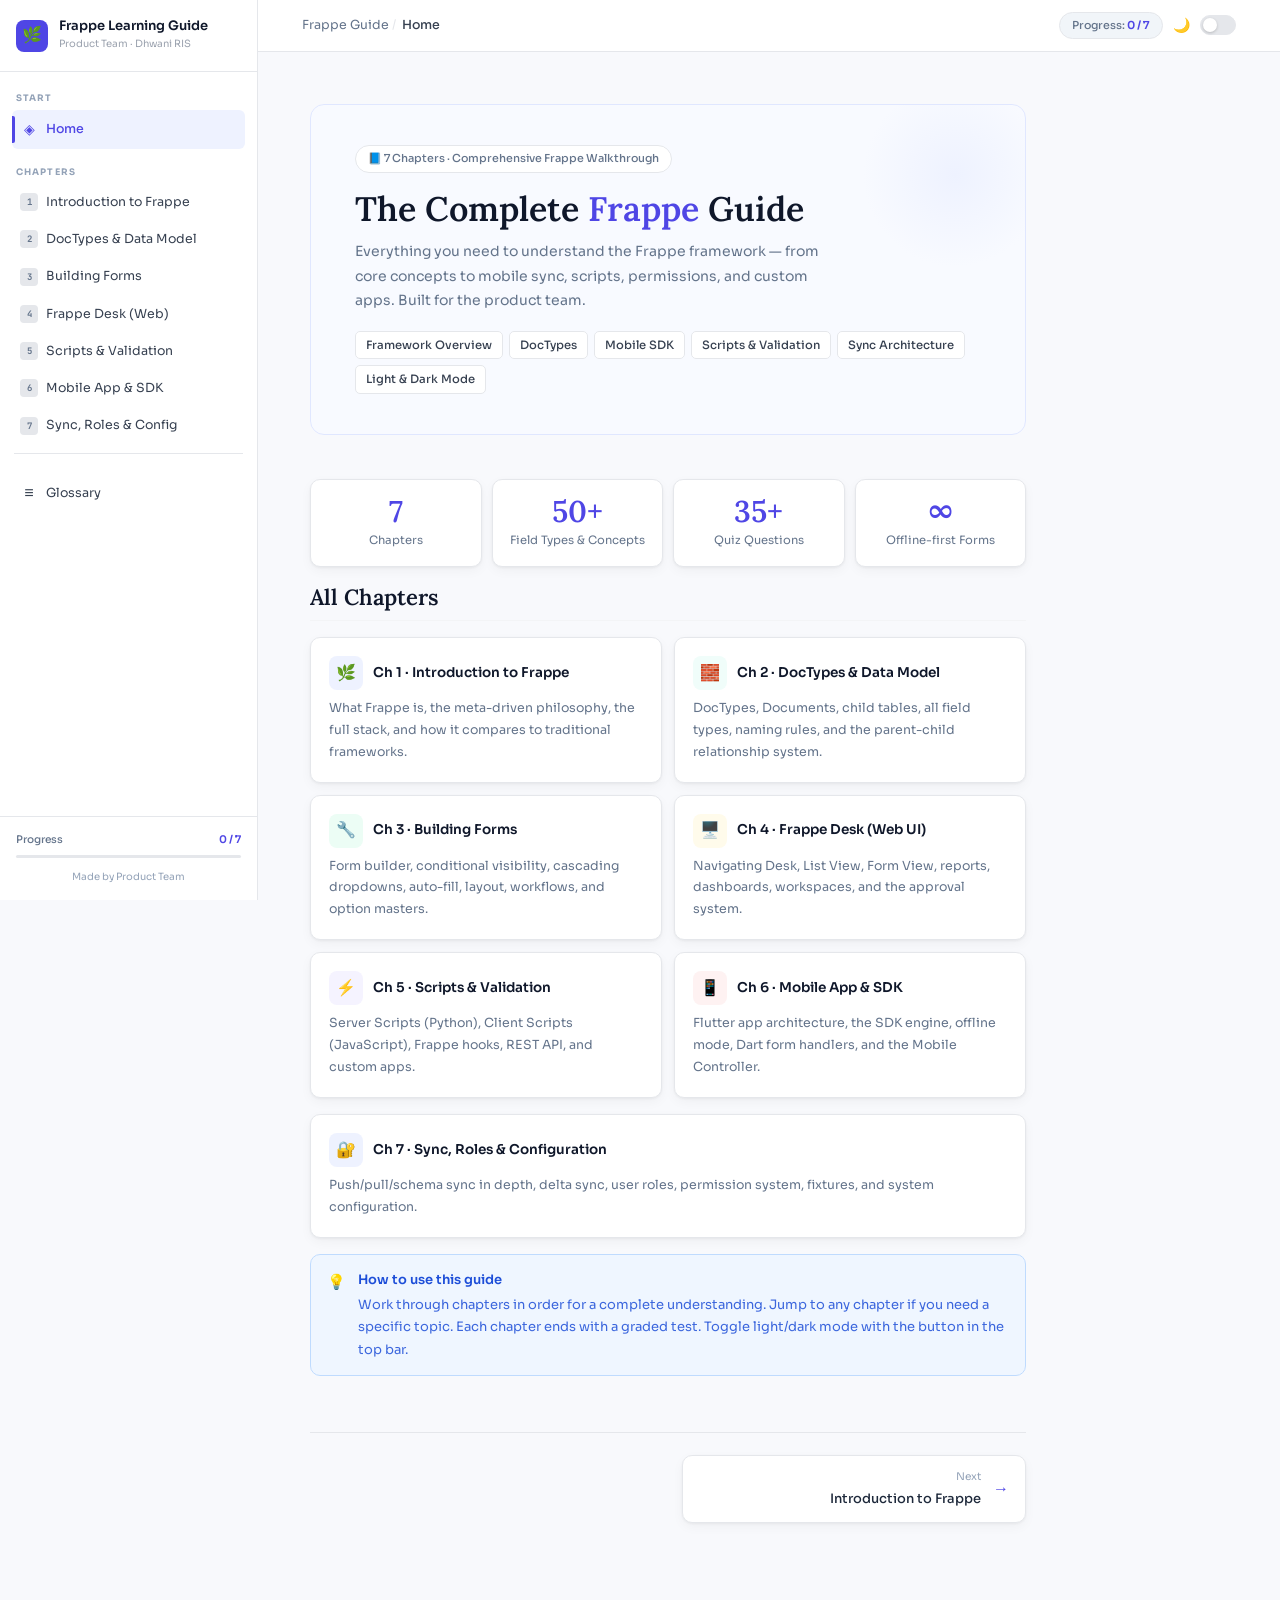
<file: index.html>
<!DOCTYPE html>
<html lang="en" data-theme="light">
<head>
<meta charset="UTF-8"><meta name="viewport" content="width=device-width,initial-scale=1">
<title>Frappe Guide — Home · Frappe Guide</title>
<link rel="stylesheet" href="assets/style.css">
</head>
<body>
<button class="mob-btn" id="mob-btn">☰</button>
<aside class="sb" id="sidebar">
  <a href="index.html" class="sb-logo">
    <div class="sb-mark">🌿</div>
    <div><div class="sb-name">Frappe Learning Guide</div><div class="sb-sub">Product Team · Dhwani RIS</div></div>
  </a>
  <div class="sb-scroll" id="sb-nav"></div>
  <div class="sb-foot">
    <div class="sb-prog-row"><span class="sb-prog-lbl">Progress</span><span class="sb-prog-val" id="sb-pval">0 / 7</span></div>
    <div class="sb-track"><div class="sb-fill" id="sb-fill" style="width:0%"></div></div>
    <div class="sb-credit">Made by Product Team</div>
  </div>
</aside>
<main class="main">
  <div class="topbar">
    <span class="tb-crumb"><a href="index.html">Frappe Guide</a><span class="tb-sep"> / </span></span>
    <span class="tb-cur">Home</span>
    <div class="tb-right">
      <span class="tb-prog" id="top-prog">Progress: <span>0 / 7</span></span>
      <span class="theme-icon" id="theme-icon">🌙</span>
      <button class="theme-btn" id="theme-toggle" aria-label="Toggle theme"></button>
    </div>
  </div>
  <div class="page">

    <div class="hero">
      <div class="hero-pill">📘 7 Chapters · Comprehensive Frappe Walkthrough</div>
      <h1>The Complete <em>Frappe</em> Guide</h1>
      <p>Everything you need to understand the Frappe framework — from core concepts to mobile sync, scripts, permissions, and custom apps. Built for the product team.</p>
      <div class="hero-tags">
        <span class="hero-tag">Framework Overview</span><span class="hero-tag">DocTypes</span>
        <span class="hero-tag">Mobile SDK</span><span class="hero-tag">Scripts & Validation</span>
        <span class="hero-tag">Sync Architecture</span><span class="hero-tag">Light & Dark Mode</span>
      </div>
    </div>

    <div class="stat-grid">
      <div class="stat"><div class="stat-v">7</div><div class="stat-l">Chapters</div></div>
      <div class="stat"><div class="stat-v">50+</div><div class="stat-l">Field Types & Concepts</div></div>
      <div class="stat"><div class="stat-v">35+</div><div class="stat-l">Quiz Questions</div></div>
      <div class="stat"><div class="stat-v">∞</div><div class="stat-l">Offline-first Forms</div></div>
    </div>

    <h2>All Chapters</h2>
    <div class="cards">
      <a href="ch1.html" style="text-decoration:none"><div class="card">
        <div class="ch"><div class="ci ci-a">🌿</div><div class="ct">Ch 1 · Introduction to Frappe</div></div>
        <p>What Frappe is, the meta-driven philosophy, the full stack, and how it compares to traditional frameworks.</p>
      </div></a>
      <a href="ch2.html" style="text-decoration:none"><div class="card">
        <div class="ch"><div class="ci ci-t">🧱</div><div class="ct">Ch 2 · DocTypes & Data Model</div></div>
        <p>DocTypes, Documents, child tables, all field types, naming rules, and the parent-child relationship system.</p>
      </div></a>
      <a href="ch3.html" style="text-decoration:none"><div class="card">
        <div class="ch"><div class="ci ci-g">🔧</div><div class="ct">Ch 3 · Building Forms</div></div>
        <p>Form builder, conditional visibility, cascading dropdowns, auto-fill, layout, workflows, and option masters.</p>
      </div></a>
      <a href="ch4.html" style="text-decoration:none"><div class="card">
        <div class="ch"><div class="ci ci-m">🖥️</div><div class="ct">Ch 4 · Frappe Desk (Web UI)</div></div>
        <p>Navigating Desk, List View, Form View, reports, dashboards, workspaces, and the approval system.</p>
      </div></a>
      <a href="ch5.html" style="text-decoration:none"><div class="card">
        <div class="ch"><div class="ci ci-p">⚡</div><div class="ct">Ch 5 · Scripts & Validation</div></div>
        <p>Server Scripts (Python), Client Scripts (JavaScript), Frappe hooks, REST API, and custom apps.</p>
      </div></a>
      <a href="ch6.html" style="text-decoration:none"><div class="card">
        <div class="ch"><div class="ci ci-r">📱</div><div class="ct">Ch 6 · Mobile App & SDK</div></div>
        <p>Flutter app architecture, the SDK engine, offline mode, Dart form handlers, and the Mobile Controller.</p>
      </div></a>
    </div>
    <a href="ch7.html" style="text-decoration:none"><div class="card" style="margin-bottom:16px">
      <div class="ch"><div class="ci ci-a">🔐</div><div class="ct">Ch 7 · Sync, Roles & Configuration</div></div>
      <p>Push/pull/schema sync in depth, delta sync, user roles, permission system, fixtures, and system configuration.</p>
    </div></a>

    <div class="callout info"><span class="callout-ico">💡</span><div class="callout-body"><strong>How to use this guide</strong><p>Work through chapters in order for a complete understanding. Jump to any chapter if you need a specific topic. Each chapter ends with a graded test. Toggle light/dark mode with the button in the top bar.</p></div></div>

    
    <div class="page-nav"><span></span><a href="ch1.html" class="pn-btn next"><span class="pn-arr">→</span><div><div class="pn-lbl">Next</div><div class="pn-title">Introduction to Frappe</div></div></a></div>
  </div>
</main>
<script src="assets/app.js"></script>
<script>init('home');</script>
</body></html>
</file>
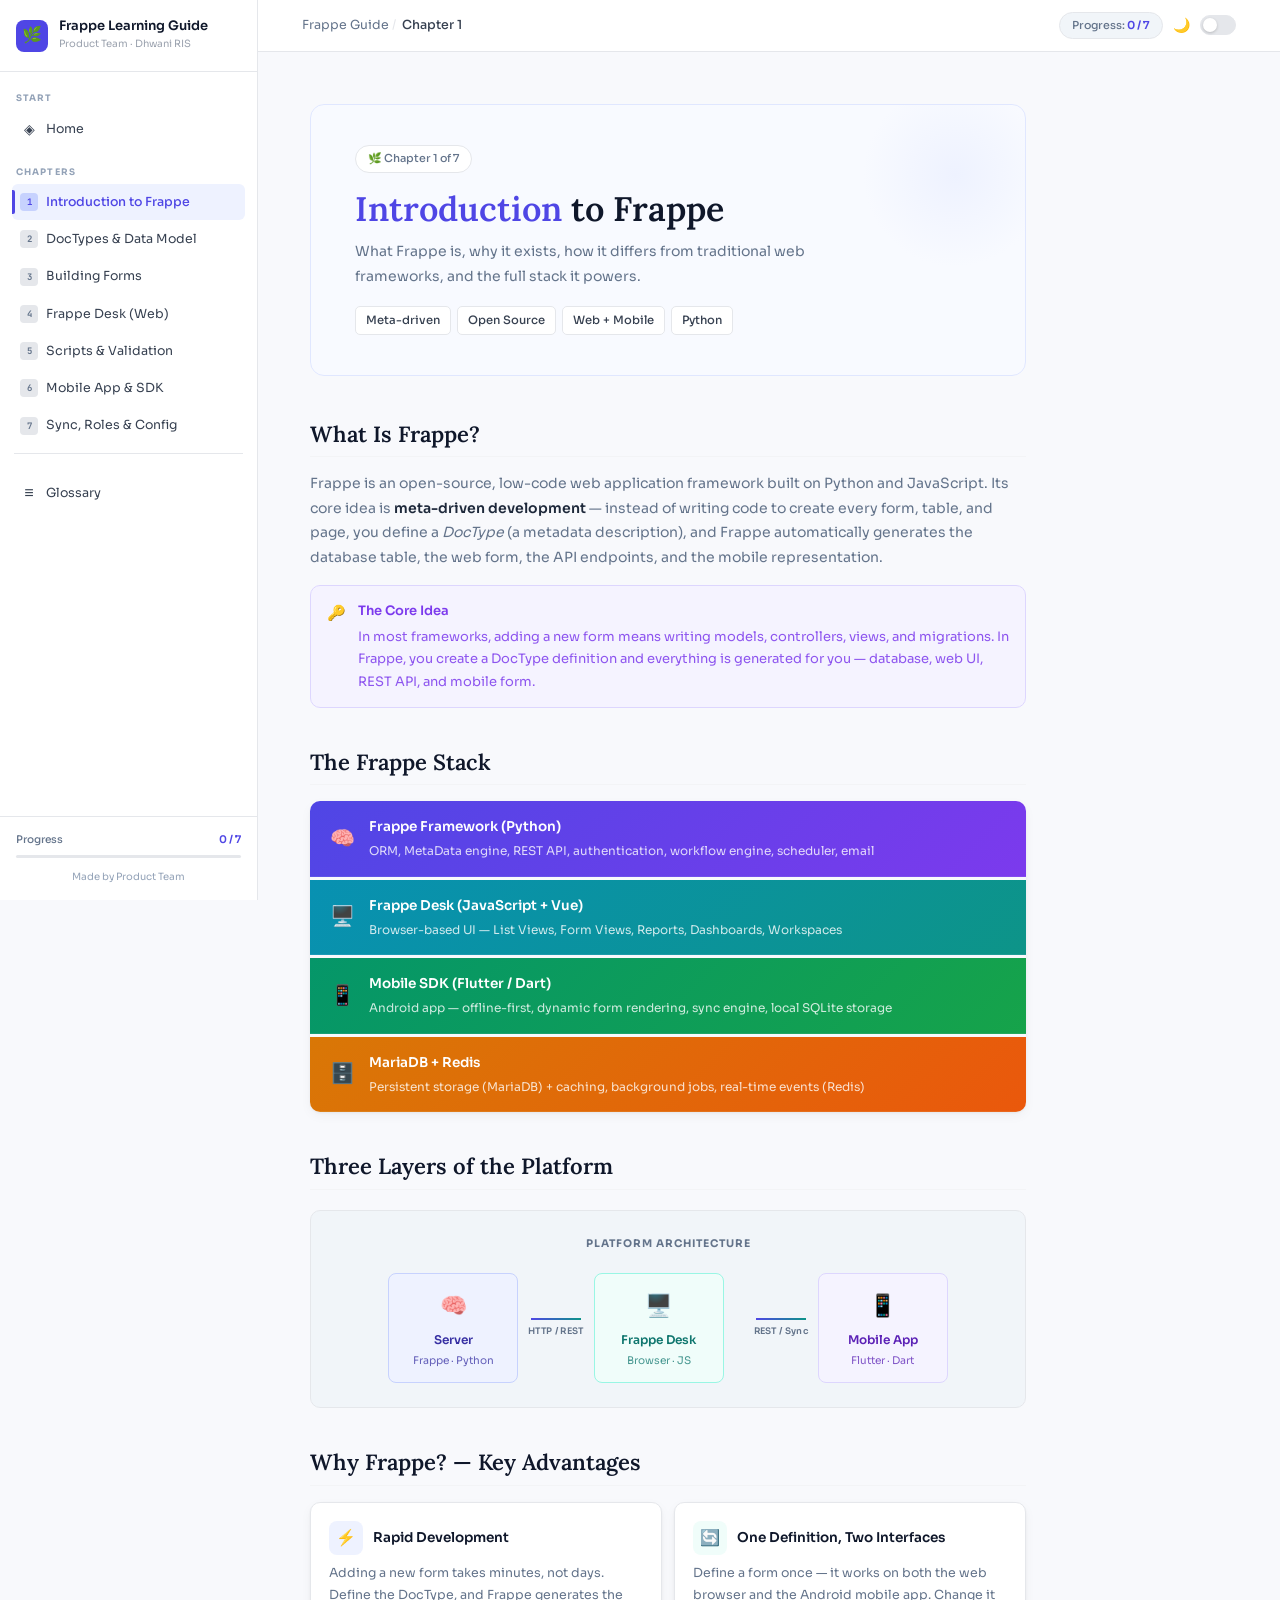
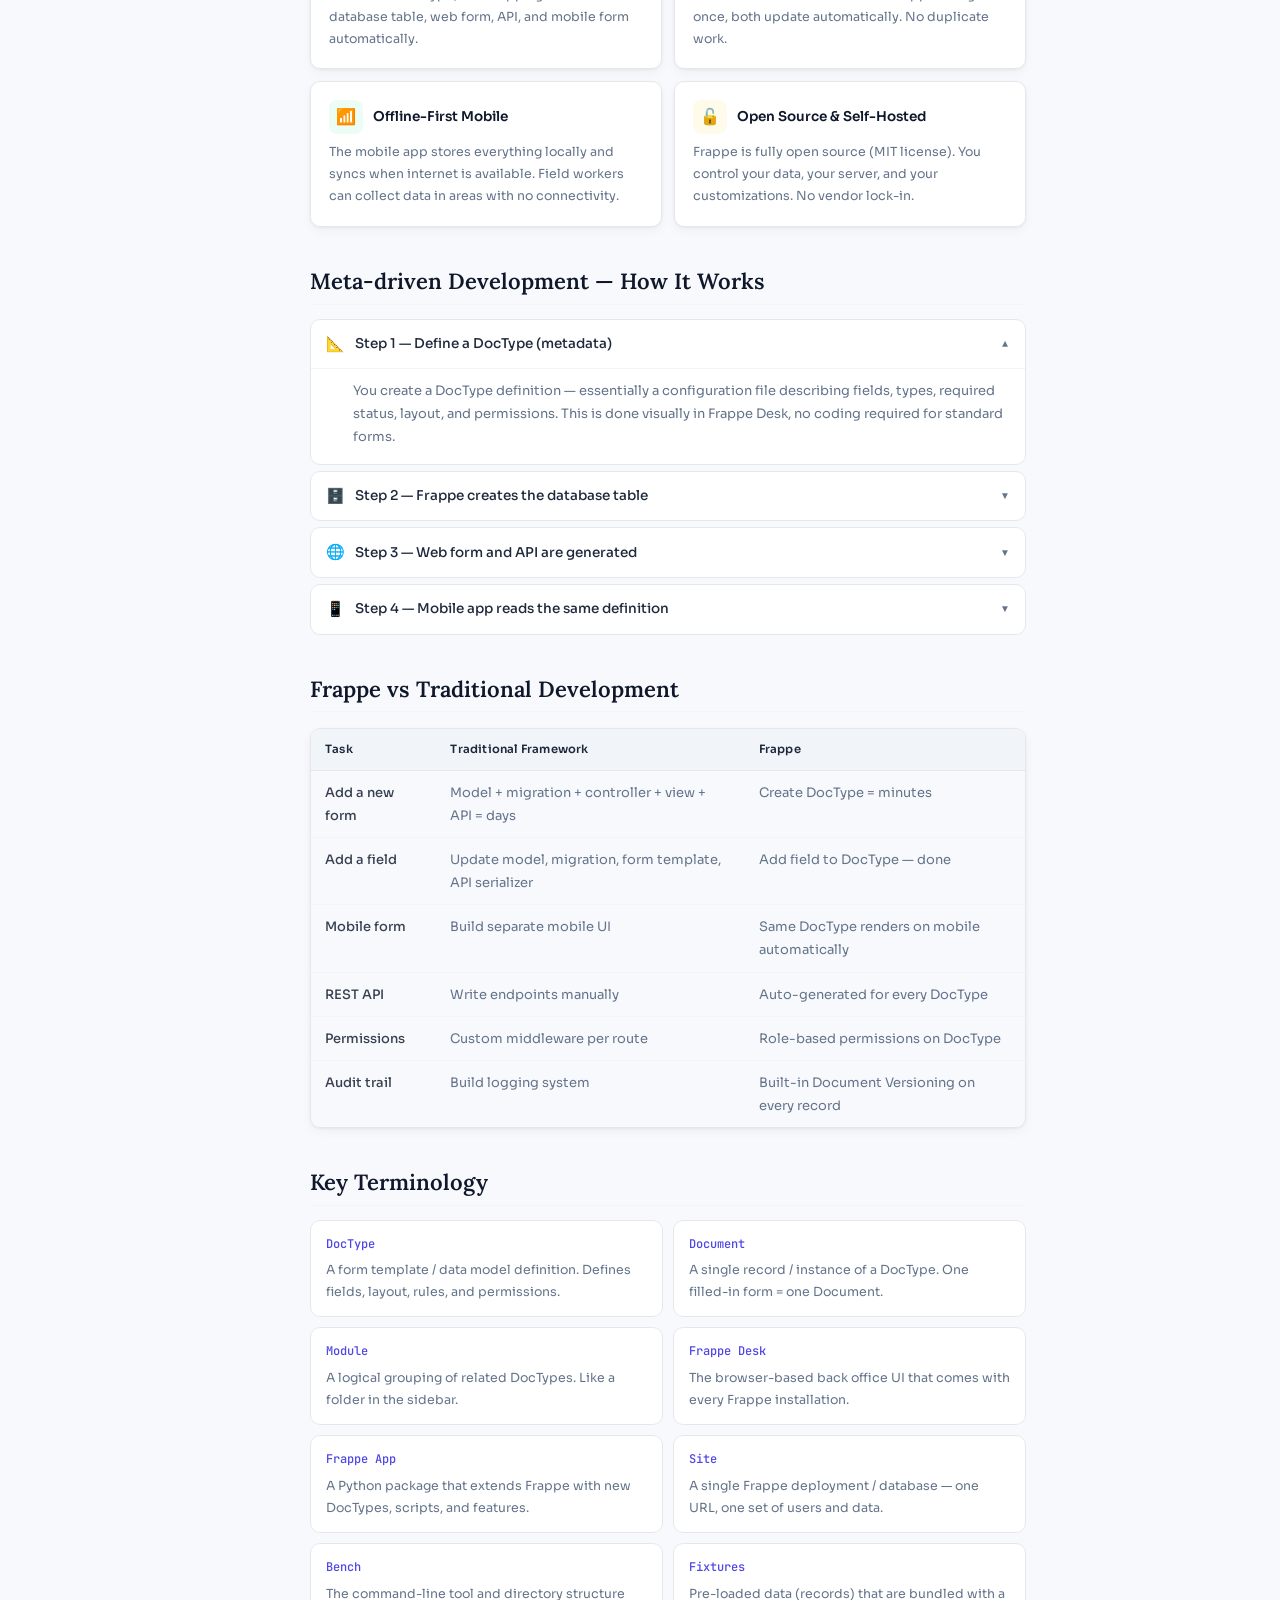
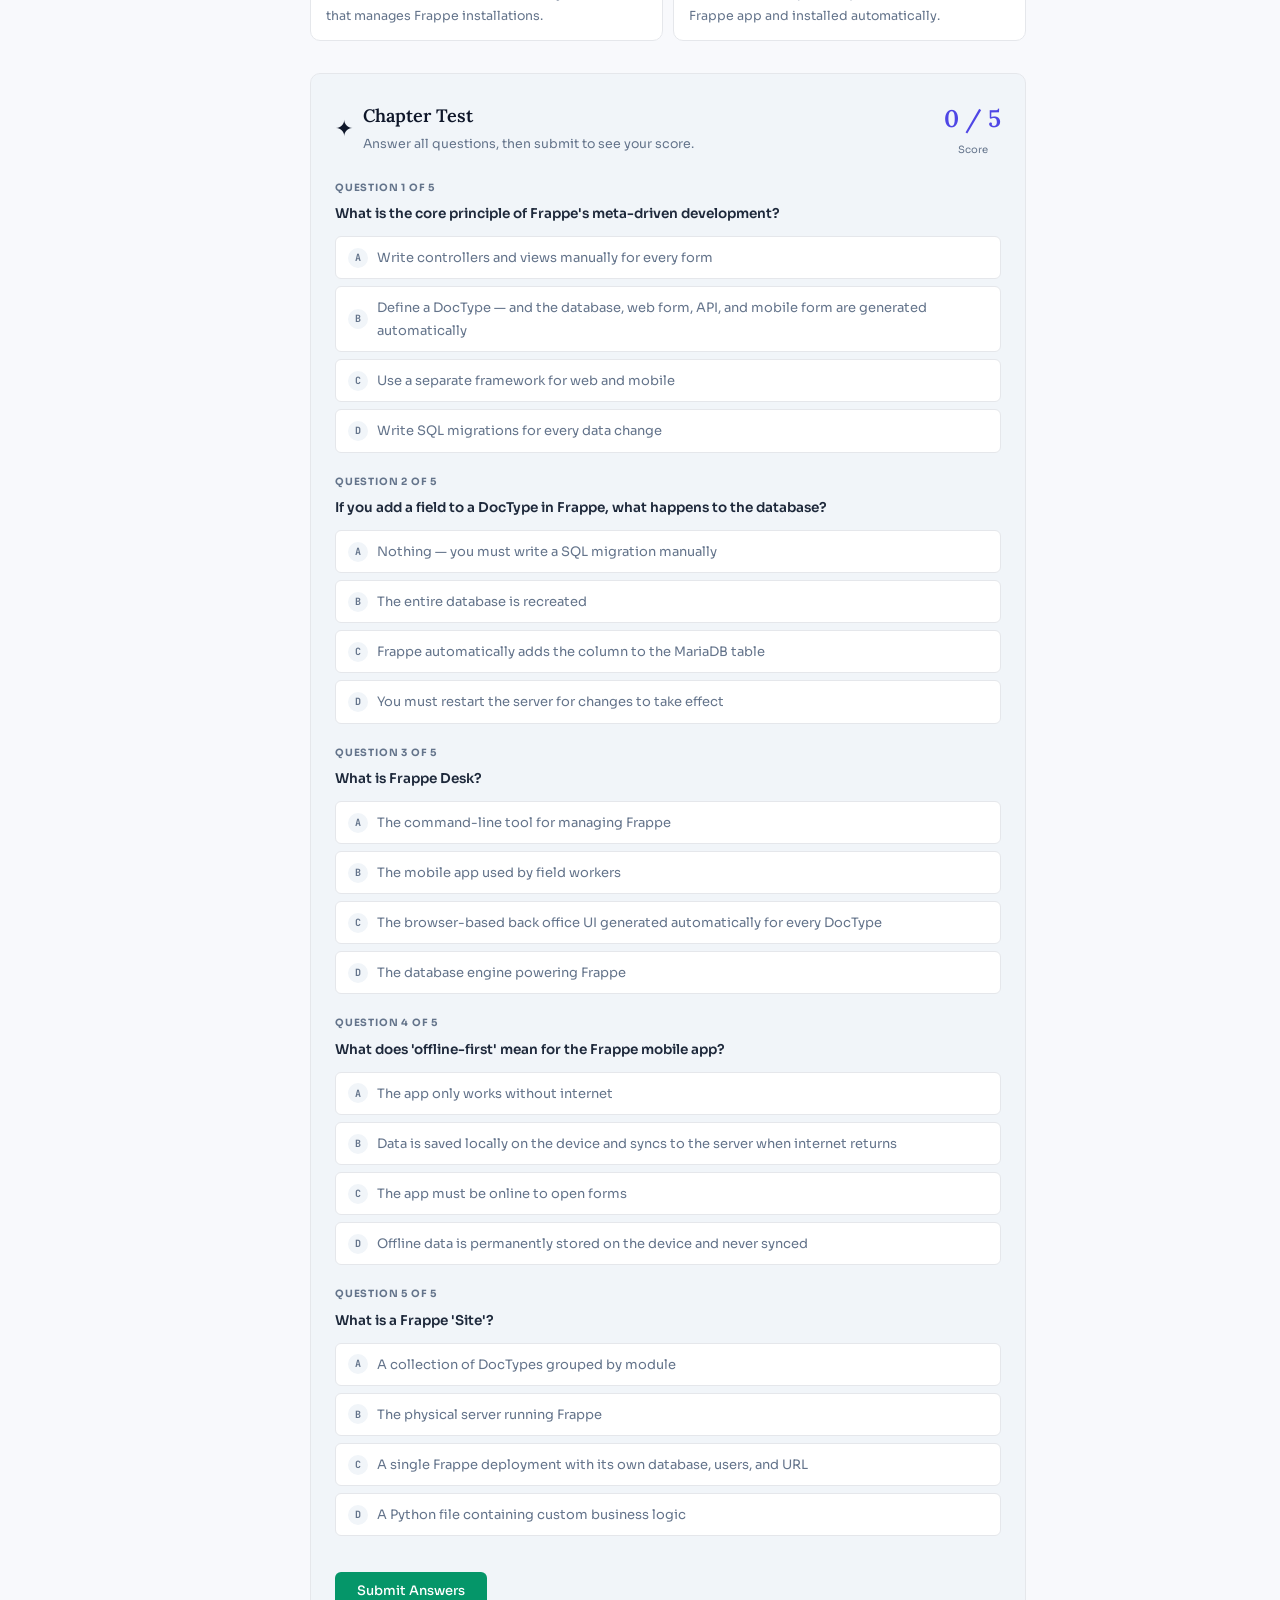
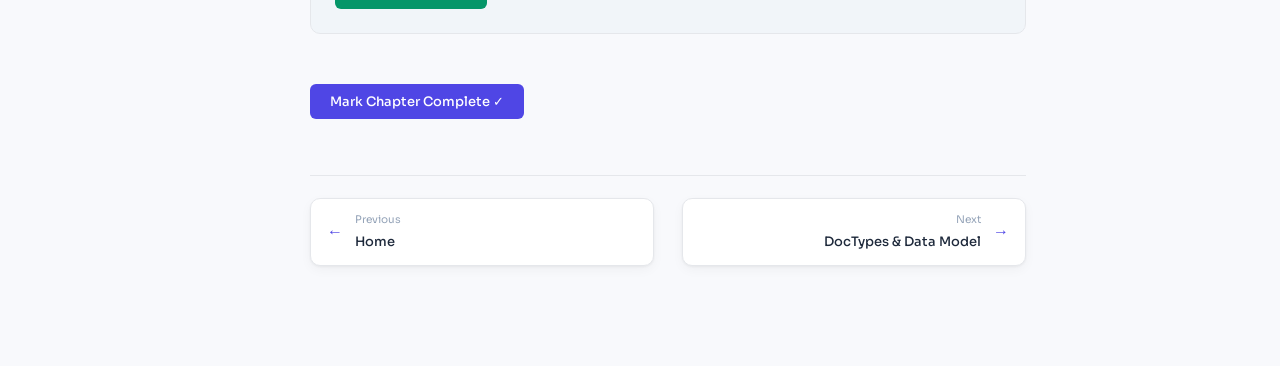
<file: ch1.html>
<!DOCTYPE html>
<html lang="en" data-theme="light">
<head>
<meta charset="UTF-8"><meta name="viewport" content="width=device-width,initial-scale=1">
<title>Introduction to Frappe · Frappe Guide</title>
<link rel="stylesheet" href="assets/style.css">
</head>
<body>
<button class="mob-btn" id="mob-btn">☰</button>
<aside class="sb" id="sidebar">
  <a href="index.html" class="sb-logo">
    <div class="sb-mark">🌿</div>
    <div><div class="sb-name">Frappe Learning Guide</div><div class="sb-sub">Product Team · Dhwani RIS</div></div>
  </a>
  <div class="sb-scroll" id="sb-nav"></div>
  <div class="sb-foot">
    <div class="sb-prog-row"><span class="sb-prog-lbl">Progress</span><span class="sb-prog-val" id="sb-pval">0 / 7</span></div>
    <div class="sb-track"><div class="sb-fill" id="sb-fill" style="width:0%"></div></div>
    <div class="sb-credit">Made by Product Team</div>
  </div>
</aside>
<main class="main">
  <div class="topbar">
    <span class="tb-crumb"><a href="index.html">Frappe Guide</a><span class="tb-sep"> / </span></span>
    <span class="tb-cur">Chapter 1</span>
    <div class="tb-right">
      <span class="tb-prog" id="top-prog">Progress: <span>0 / 7</span></span>
      <span class="theme-icon" id="theme-icon">🌙</span>
      <button class="theme-btn" id="theme-toggle" aria-label="Toggle theme"></button>
    </div>
  </div>
  <div class="page">

    <div class="hero">
      <div class="hero-pill">🌿 Chapter 1 of 7</div>
      <h1><em>Introduction</em> to Frappe</h1>
      <p>What Frappe is, why it exists, how it differs from traditional web frameworks, and the full stack it powers.</p>
      <div class="hero-tags"><span class="hero-tag">Meta-driven</span><span class="hero-tag">Open Source</span><span class="hero-tag">Web + Mobile</span><span class="hero-tag">Python</span></div>
    </div>

    <h2>What Is Frappe?</h2>
    <p>Frappe is an open-source, low-code web application framework built on Python and JavaScript. Its core idea is <strong>meta-driven development</strong> — instead of writing code to create every form, table, and page, you define a <em>DocType</em> (a metadata description), and Frappe automatically generates the database table, the web form, the API endpoints, and the mobile representation.</p>

    <div class="callout key"><span class="callout-ico">🔑</span><div class="callout-body"><strong>The Core Idea</strong><p>In most frameworks, adding a new form means writing models, controllers, views, and migrations. In Frappe, you create a DocType definition and everything is generated for you — database, web UI, REST API, and mobile form.</p></div></div>

    <h2>The Frappe Stack</h2>
    <div class="stack">
      <div class="stack-layer sl-0">
        <div class="sl-icon">🧠</div>
        <div><div class="sl-name">Frappe Framework (Python)</div><div class="sl-desc">ORM, MetaData engine, REST API, authentication, workflow engine, scheduler, email</div></div>
      </div>
      <div class="stack-layer sl-1">
        <div class="sl-icon">🖥️</div>
        <div><div class="sl-name">Frappe Desk (JavaScript + Vue)</div><div class="sl-desc">Browser-based UI — List Views, Form Views, Reports, Dashboards, Workspaces</div></div>
      </div>
      <div class="stack-layer sl-2">
        <div class="sl-icon">📱</div>
        <div><div class="sl-name">Mobile SDK (Flutter / Dart)</div><div class="sl-desc">Android app — offline-first, dynamic form rendering, sync engine, local SQLite storage</div></div>
      </div>
      <div class="stack-layer sl-3">
        <div class="sl-icon">🗄️</div>
        <div><div class="sl-name">MariaDB + Redis</div><div class="sl-desc">Persistent storage (MariaDB) + caching, background jobs, real-time events (Redis)</div></div>
      </div>
    </div>

    <h2>Three Layers of the Platform</h2>
    <div class="diagram">
      <div class="diagram-title">Platform Architecture</div>
      <div class="arch-row">
        <div class="arch-box server">
          <div class="ab-icon">🧠</div>
          <div class="ab-name">Server</div>
          <div class="ab-sub">Frappe · Python</div>
        </div>
        <div class="arch-arrow">
          <div class="arch-line bi"></div>
          <div class="arch-label">HTTP / REST</div>
        </div>
        <div class="arch-box web">
          <div class="ab-icon">🖥️</div>
          <div class="ab-name">Frappe Desk</div>
          <div class="ab-sub">Browser · JS</div>
        </div>
        <div class="arch-arrow" style="margin-left:20px">
          <div class="arch-line bi"></div>
          <div class="arch-label">REST / Sync</div>
        </div>
        <div class="arch-box mobile">
          <div class="ab-icon">📱</div>
          <div class="ab-name">Mobile App</div>
          <div class="ab-sub">Flutter · Dart</div>
        </div>
      </div>
    </div>

    <h2>Why Frappe? — Key Advantages</h2>
    <div class="cards">
      <div class="card"><div class="ch"><div class="ci ci-a">⚡</div><div class="ct">Rapid Development</div></div><p>Adding a new form takes minutes, not days. Define the DocType, and Frappe generates the database table, web form, API, and mobile form automatically.</p></div>
      <div class="card"><div class="ch"><div class="ci ci-t">🔄</div><div class="ct">One Definition, Two Interfaces</div></div><p>Define a form once — it works on both the web browser and the Android mobile app. Change it once, both update automatically. No duplicate work.</p></div>
      <div class="card"><div class="ch"><div class="ci ci-g">📶</div><div class="ct">Offline-First Mobile</div></div><p>The mobile app stores everything locally and syncs when internet is available. Field workers can collect data in areas with no connectivity.</p></div>
      <div class="card"><div class="ch"><div class="ci ci-m">🔓</div><div class="ct">Open Source & Self-Hosted</div></div><p>Frappe is fully open source (MIT license). You control your data, your server, and your customizations. No vendor lock-in.</p></div>
    </div>

    <h2>Meta-driven Development — How It Works</h2>
    <div class="acc-item open"><div class="acc-hdr"><span class="acc-hdr-ico">📐</span><span class="acc-hdr-t">Step 1 — Define a DocType (metadata)</span><span class="acc-arr">▼</span></div>
    <div class="acc-body"><p>You create a DocType definition — essentially a configuration file describing fields, types, required status, layout, and permissions. This is done visually in Frappe Desk, no coding required for standard forms.</p></div></div>

    <div class="acc-item"><div class="acc-hdr"><span class="acc-hdr-ico">🗄️</span><span class="acc-hdr-t">Step 2 — Frappe creates the database table</span><span class="acc-arr">▼</span></div>
    <div class="acc-body"><p>When you save a DocType, Frappe automatically creates or alters the corresponding MariaDB table. Add a field — the column is added. Remove a field — the column is archived. No SQL migrations needed.</p></div></div>

    <div class="acc-item"><div class="acc-hdr"><span class="acc-hdr-ico">🌐</span><span class="acc-hdr-t">Step 3 — Web form and API are generated</span><span class="acc-arr">▼</span></div>
    <div class="acc-body"><p>Frappe Desk automatically generates a List View (table of all records) and a Form View (the full form) for every DocType. REST API endpoints are also generated: <code>GET /api/resource/DocType</code>, <code>POST /api/resource/DocType</code>, etc.</p></div></div>

    <div class="acc-item"><div class="acc-hdr"><span class="acc-hdr-ico">📱</span><span class="acc-hdr-t">Step 4 — Mobile app reads the same definition</span><span class="acc-arr">▼</span></div>
    <div class="acc-body"><p>The mobile SDK downloads the DocType definition from the server and dynamically renders it as native Android screens. The same fields, conditions, and options — no separate mobile form configuration needed.</p></div></div>

    <h2>Frappe vs Traditional Development</h2>
    <div class="tbl"><table>
      <thead><tr><th>Task</th><th>Traditional Framework</th><th>Frappe</th></tr></thead>
      <tbody>
        <tr><td>Add a new form</td><td>Model + migration + controller + view + API = days</td><td>Create DocType = minutes</td></tr>
        <tr><td>Add a field</td><td>Update model, migration, form template, API serializer</td><td>Add field to DocType — done</td></tr>
        <tr><td>Mobile form</td><td>Build separate mobile UI</td><td>Same DocType renders on mobile automatically</td></tr>
        <tr><td>REST API</td><td>Write endpoints manually</td><td>Auto-generated for every DocType</td></tr>
        <tr><td>Permissions</td><td>Custom middleware per route</td><td>Role-based permissions on DocType</td></tr>
        <tr><td>Audit trail</td><td>Build logging system</td><td>Built-in Document Versioning on every record</td></tr>
      </tbody>
    </table></div>

    <h2>Key Terminology</h2>
    <div class="glos-grid">
      <div class="glos-item"><div class="glos-term">DocType</div><div class="glos-def">A form template / data model definition. Defines fields, layout, rules, and permissions.</div></div>
      <div class="glos-item"><div class="glos-term">Document</div><div class="glos-def">A single record / instance of a DocType. One filled-in form = one Document.</div></div>
      <div class="glos-item"><div class="glos-term">Module</div><div class="glos-def">A logical grouping of related DocTypes. Like a folder in the sidebar.</div></div>
      <div class="glos-item"><div class="glos-term">Frappe Desk</div><div class="glos-def">The browser-based back office UI that comes with every Frappe installation.</div></div>
      <div class="glos-item"><div class="glos-term">Frappe App</div><div class="glos-def">A Python package that extends Frappe with new DocTypes, scripts, and features.</div></div>
      <div class="glos-item"><div class="glos-term">Site</div><div class="glos-def">A single Frappe deployment / database — one URL, one set of users and data.</div></div>
      <div class="glos-item"><div class="glos-term">Bench</div><div class="glos-def">The command-line tool and directory structure that manages Frappe installations.</div></div>
      <div class="glos-item"><div class="glos-term">Fixtures</div><div class="glos-def">Pre-loaded data (records) that are bundled with a Frappe app and installed automatically.</div></div>
    </div>

    <div class="quiz">
      <div class="quiz-header">
        <span class="qh-icon">✦</span>
        <div><h3>Chapter Test</h3><p>Answer all questions, then submit to see your score.</p></div>
        <div class="quiz-score"><div class="qs-val">0 / 5</div><div class="qs-lbl">Score</div></div>
      </div><div class="quiz-q"><div class="quiz-q-num">Question 1 of 5</div><p>What is the core principle of Frappe's meta-driven development?</p><div class="quiz-opts"><div class="quiz-opt" data-correct="false"><span class="opt-l">A</span>Write controllers and views manually for every form</div><div class="quiz-opt" data-correct="true"><span class="opt-l">B</span>Define a DocType — and the database, web form, API, and mobile form are generated automatically</div><div class="quiz-opt" data-correct="false"><span class="opt-l">C</span>Use a separate framework for web and mobile</div><div class="quiz-opt" data-correct="false"><span class="opt-l">D</span>Write SQL migrations for every data change</div></div><div class="quiz-fb ok">✓ Correct! Frappe generates everything from the DocType definition — database, web UI, REST API, and mobile form.</div><div class="quiz-fb bad">✗ The core idea is: define a DocType, and Frappe generates the database table, web form, API, and mobile representation automatically.</div></div><div class="quiz-q"><div class="quiz-q-num">Question 2 of 5</div><p>If you add a field to a DocType in Frappe, what happens to the database?</p><div class="quiz-opts"><div class="quiz-opt" data-correct="false"><span class="opt-l">A</span>Nothing — you must write a SQL migration manually</div><div class="quiz-opt" data-correct="false"><span class="opt-l">B</span>The entire database is recreated</div><div class="quiz-opt" data-correct="true"><span class="opt-l">C</span>Frappe automatically adds the column to the MariaDB table</div><div class="quiz-opt" data-correct="false"><span class="opt-l">D</span>You must restart the server for changes to take effect</div></div><div class="quiz-fb ok">✓ Correct! Frappe handles database migrations automatically when you modify a DocType.</div><div class="quiz-fb bad">✗ Frappe automatically alters the database table when you save changes to a DocType definition.</div></div><div class="quiz-q"><div class="quiz-q-num">Question 3 of 5</div><p>What is Frappe Desk?</p><div class="quiz-opts"><div class="quiz-opt" data-correct="false"><span class="opt-l">A</span>The command-line tool for managing Frappe</div><div class="quiz-opt" data-correct="false"><span class="opt-l">B</span>The mobile app used by field workers</div><div class="quiz-opt" data-correct="true"><span class="opt-l">C</span>The browser-based back office UI generated automatically for every DocType</div><div class="quiz-opt" data-correct="false"><span class="opt-l">D</span>The database engine powering Frappe</div></div><div class="quiz-fb ok">✓ Correct! Frappe Desk is the auto-generated browser UI with List Views, Form Views, Reports, and Dashboards.</div><div class="quiz-fb bad">✗ Frappe Desk is the browser-based back office interface — not the mobile app, not the CLI.</div></div><div class="quiz-q"><div class="quiz-q-num">Question 4 of 5</div><p>What does 'offline-first' mean for the Frappe mobile app?</p><div class="quiz-opts"><div class="quiz-opt" data-correct="false"><span class="opt-l">A</span>The app only works without internet</div><div class="quiz-opt" data-correct="true"><span class="opt-l">B</span>Data is saved locally on the device and syncs to the server when internet returns</div><div class="quiz-opt" data-correct="false"><span class="opt-l">C</span>The app must be online to open forms</div><div class="quiz-opt" data-correct="false"><span class="opt-l">D</span>Offline data is permanently stored on the device and never synced</div></div><div class="quiz-fb ok">✓ Correct! Offline-first means the app works fully without internet, storing data locally and syncing when connected.</div><div class="quiz-fb bad">✗ Offline-first: the app saves data locally and syncs to the server when internet is available. No data loss.</div></div><div class="quiz-q"><div class="quiz-q-num">Question 5 of 5</div><p>What is a Frappe 'Site'?</p><div class="quiz-opts"><div class="quiz-opt" data-correct="false"><span class="opt-l">A</span>A collection of DocTypes grouped by module</div><div class="quiz-opt" data-correct="false"><span class="opt-l">B</span>The physical server running Frappe</div><div class="quiz-opt" data-correct="true"><span class="opt-l">C</span>A single Frappe deployment with its own database, users, and URL</div><div class="quiz-opt" data-correct="false"><span class="opt-l">D</span>A Python file containing custom business logic</div></div><div class="quiz-fb ok">✓ Correct! A Site is one Frappe deployment — one URL, one database, one set of users.</div><div class="quiz-fb bad">✗ A Site is a single Frappe deployment with its own database and URL, managed by Bench.</div></div><button class="quiz-submit" disabled>Submit Answers</button>
      <div class="quiz-result"><div class="qr-score">0 / 0</div><div class="qr-msg"></div></div>
    </div>
    <button class="done-btn" id="done-btn">Mark Chapter Complete ✓</button>
    <div class="page-nav"><a href="index.html" class="pn-btn"><span class="pn-arr">←</span><div><div class="pn-lbl">Previous</div><div class="pn-title">Home</div></div></a><a href="ch2.html" class="pn-btn next"><span class="pn-arr">→</span><div><div class="pn-lbl">Next</div><div class="pn-title">DocTypes & Data Model</div></div></a></div>
  </div>
</main>
<script src="assets/app.js"></script>
<script>init('ch1');</script>
</body></html>
</file>
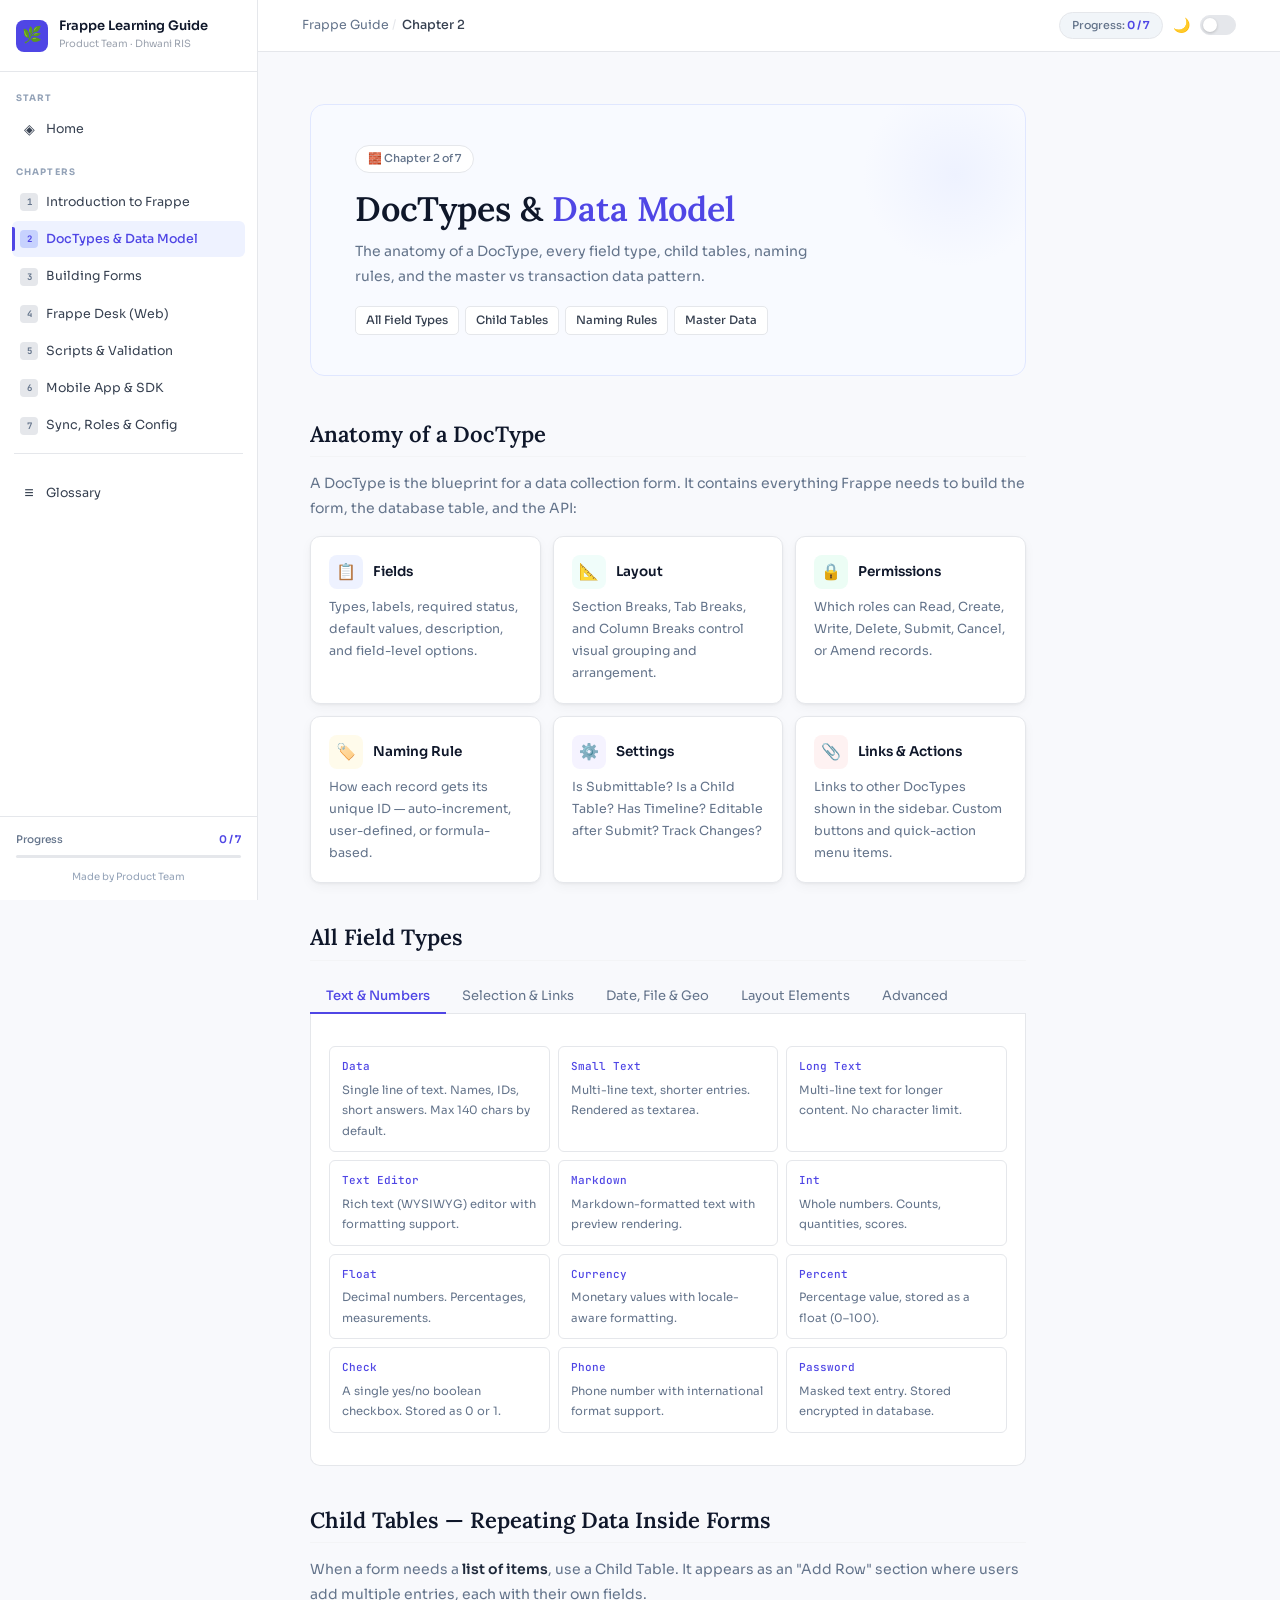
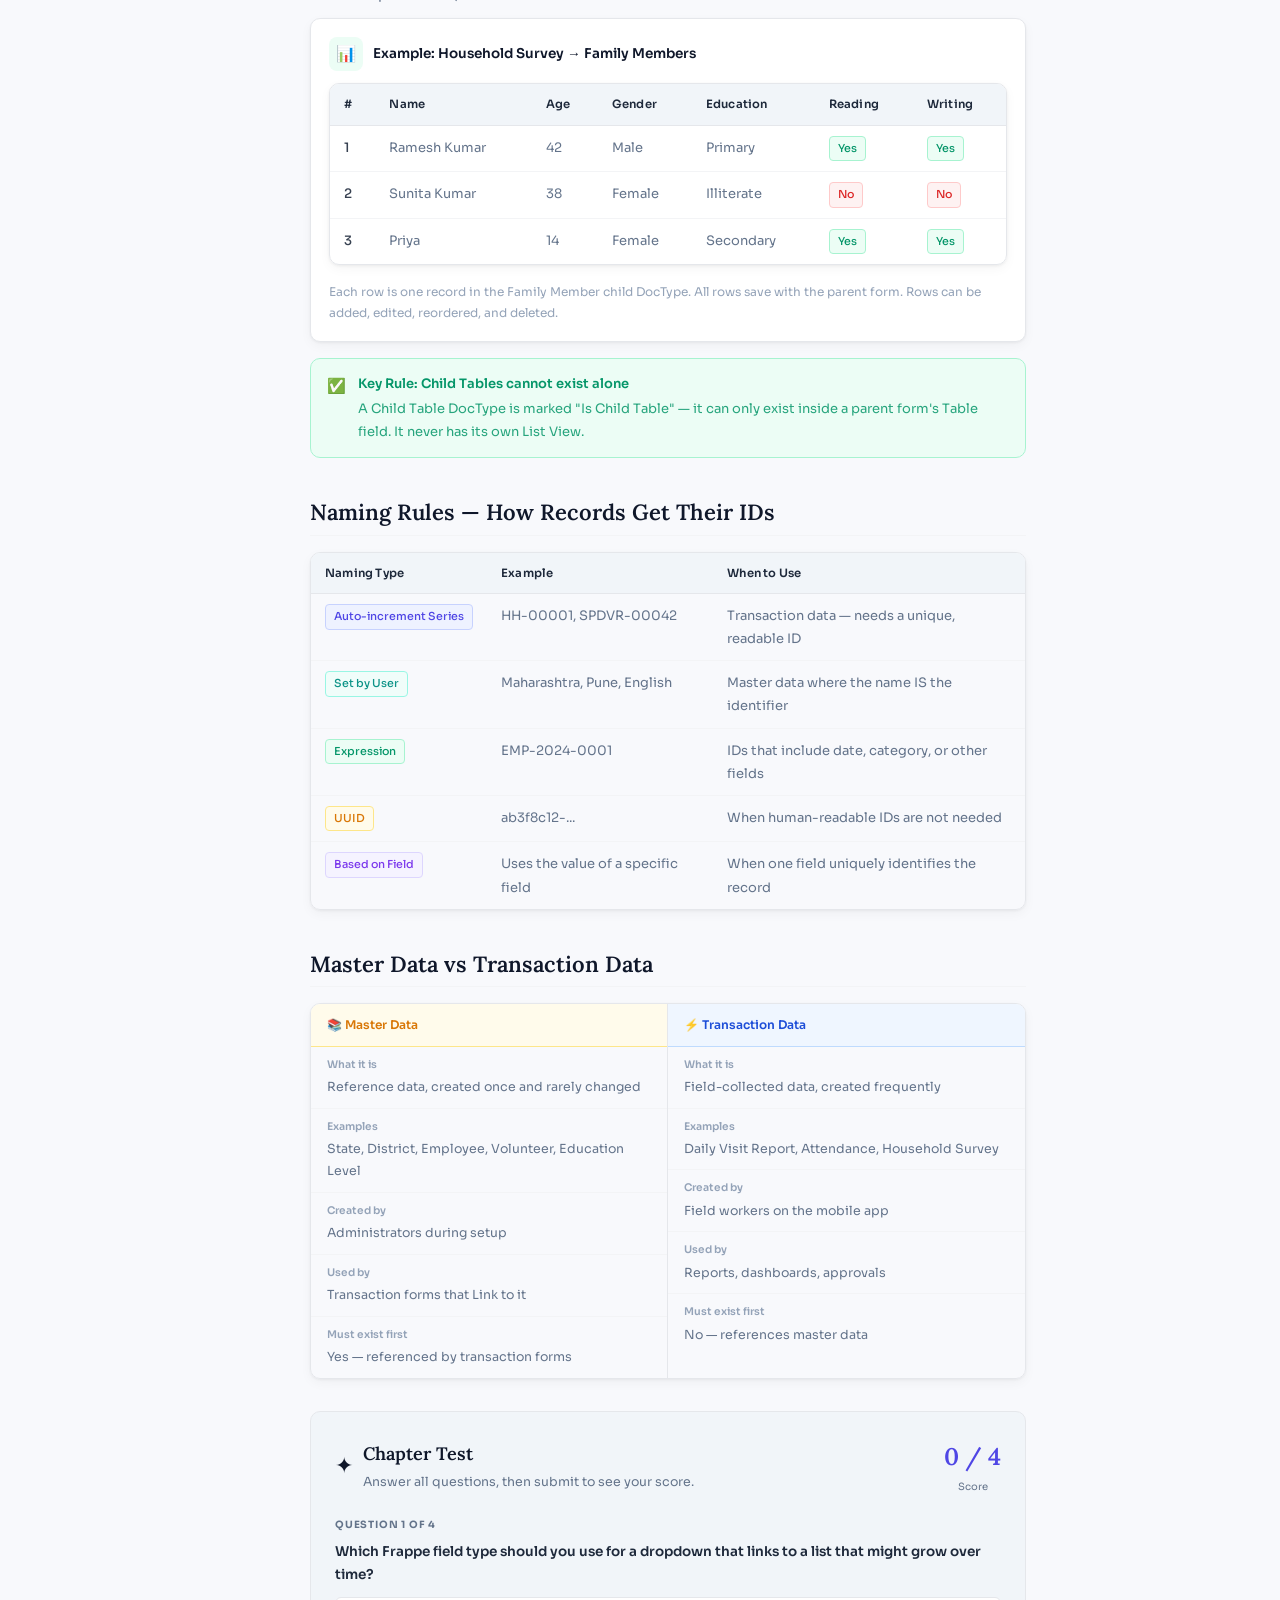
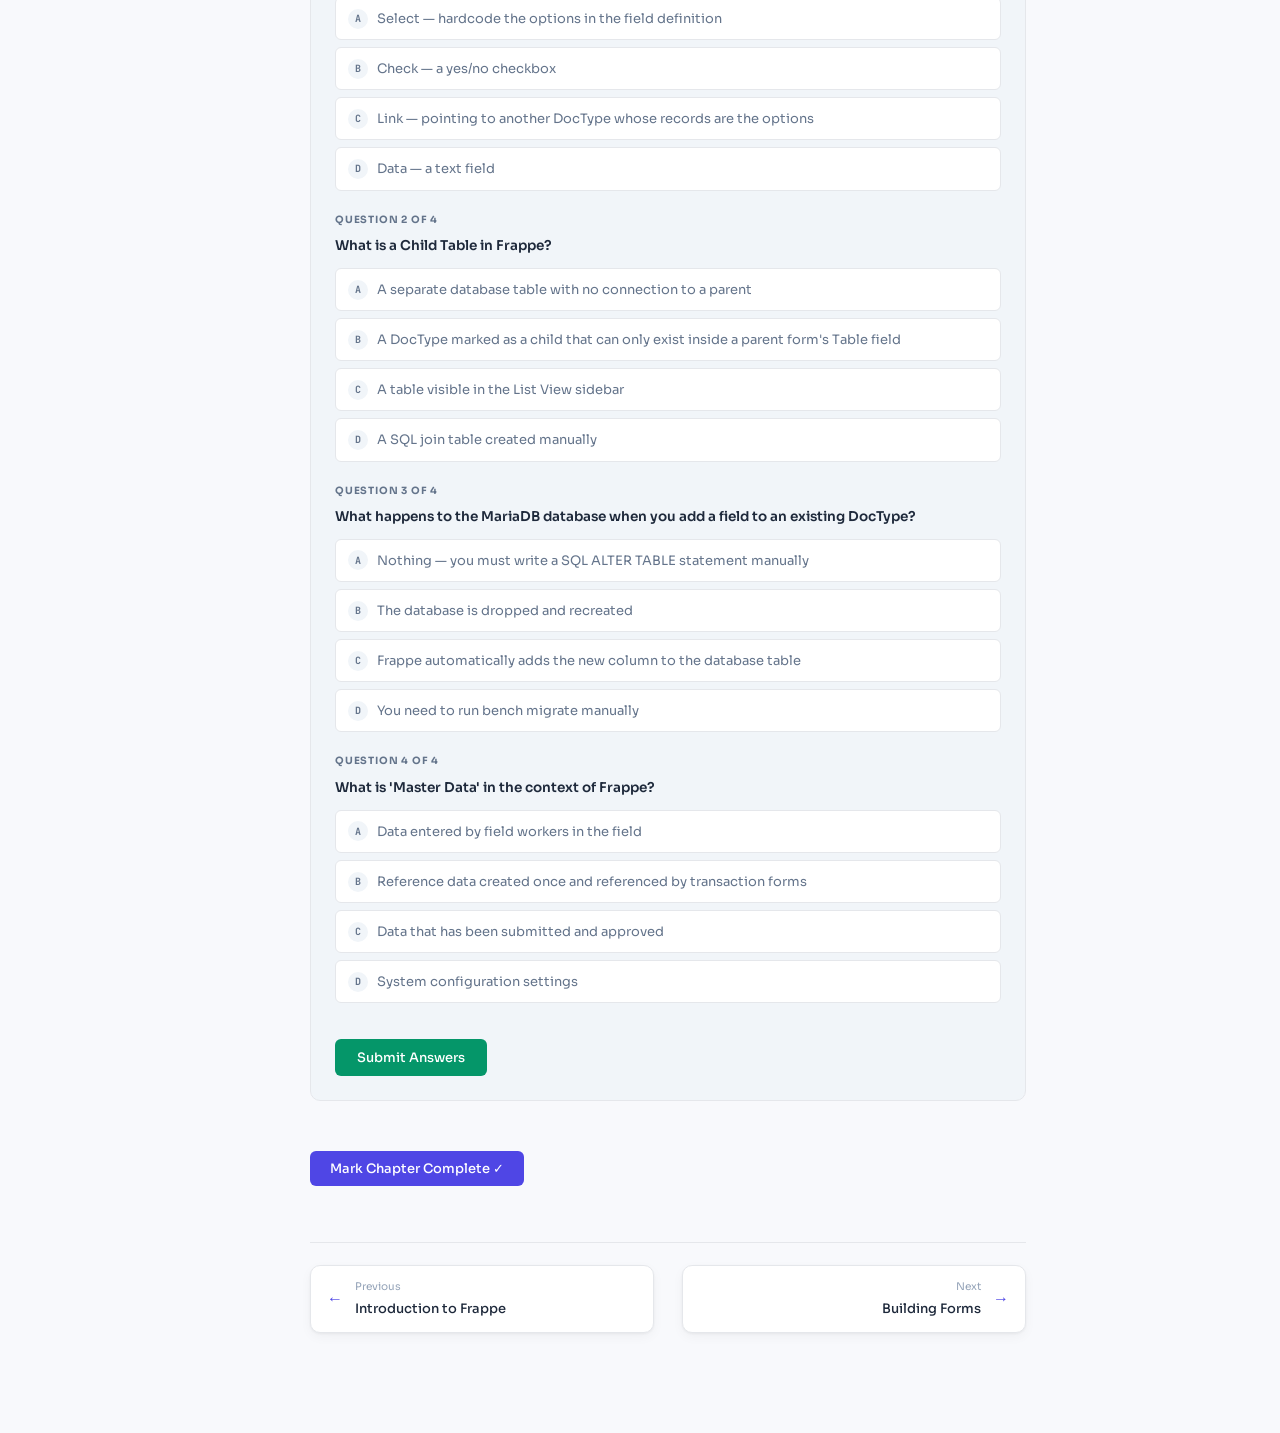
<file: ch2.html>
<!DOCTYPE html>
<html lang="en" data-theme="light">
<head>
<meta charset="UTF-8"><meta name="viewport" content="width=device-width,initial-scale=1">
<title>DocTypes & Data Model · Frappe Guide</title>
<link rel="stylesheet" href="assets/style.css">
</head>
<body>
<button class="mob-btn" id="mob-btn">☰</button>
<aside class="sb" id="sidebar">
  <a href="index.html" class="sb-logo">
    <div class="sb-mark">🌿</div>
    <div><div class="sb-name">Frappe Learning Guide</div><div class="sb-sub">Product Team · Dhwani RIS</div></div>
  </a>
  <div class="sb-scroll" id="sb-nav"></div>
  <div class="sb-foot">
    <div class="sb-prog-row"><span class="sb-prog-lbl">Progress</span><span class="sb-prog-val" id="sb-pval">0 / 7</span></div>
    <div class="sb-track"><div class="sb-fill" id="sb-fill" style="width:0%"></div></div>
    <div class="sb-credit">Made by Product Team</div>
  </div>
</aside>
<main class="main">
  <div class="topbar">
    <span class="tb-crumb"><a href="index.html">Frappe Guide</a><span class="tb-sep"> / </span></span>
    <span class="tb-cur">Chapter 2</span>
    <div class="tb-right">
      <span class="tb-prog" id="top-prog">Progress: <span>0 / 7</span></span>
      <span class="theme-icon" id="theme-icon">🌙</span>
      <button class="theme-btn" id="theme-toggle" aria-label="Toggle theme"></button>
    </div>
  </div>
  <div class="page">

    <div class="hero">
      <div class="hero-pill">🧱 Chapter 2 of 7</div>
      <h1>DocTypes &amp; <em>Data Model</em></h1>
      <p>The anatomy of a DocType, every field type, child tables, naming rules, and the master vs transaction data pattern.</p>
      <div class="hero-tags"><span class="hero-tag">All Field Types</span><span class="hero-tag">Child Tables</span><span class="hero-tag">Naming Rules</span><span class="hero-tag">Master Data</span></div>
    </div>

    <h2>Anatomy of a DocType</h2>
    <p>A DocType is the blueprint for a data collection form. It contains everything Frappe needs to build the form, the database table, and the API:</p>
    <div class="cards three">
      <div class="card"><div class="ch"><div class="ci ci-a">📋</div><div class="ct">Fields</div></div><p>Types, labels, required status, default values, description, and field-level options.</p></div>
      <div class="card"><div class="ch"><div class="ci ci-t">📐</div><div class="ct">Layout</div></div><p>Section Breaks, Tab Breaks, and Column Breaks control visual grouping and arrangement.</p></div>
      <div class="card"><div class="ch"><div class="ci ci-g">🔒</div><div class="ct">Permissions</div></div><p>Which roles can Read, Create, Write, Delete, Submit, Cancel, or Amend records.</p></div>
      <div class="card"><div class="ch"><div class="ci ci-m">🏷️</div><div class="ct">Naming Rule</div></div><p>How each record gets its unique ID — auto-increment, user-defined, or formula-based.</p></div>
      <div class="card"><div class="ch"><div class="ci ci-p">⚙️</div><div class="ct">Settings</div></div><p>Is Submittable? Is a Child Table? Has Timeline? Editable after Submit? Track Changes?</p></div>
      <div class="card"><div class="ch"><div class="ci ci-r">📎</div><div class="ct">Links & Actions</div></div><p>Links to other DocTypes shown in the sidebar. Custom buttons and quick-action menu items.</p></div>
    </div>

    <h2>All Field Types</h2>
    <div class="tabs"><div class="tab-btns">
      <button class="tab-btn active">Text & Numbers</button>
      <button class="tab-btn">Selection & Links</button>
      <button class="tab-btn">Date, File & Geo</button>
      <button class="tab-btn">Layout Elements</button>
      <button class="tab-btn">Advanced</button>
    </div>
    <div class="tab-pane active"><div class="ft-grid">
      <div class="ft-item"><div class="ft-name">Data</div><div class="ft-desc">Single line of text. Names, IDs, short answers. Max 140 chars by default.</div></div>
      <div class="ft-item"><div class="ft-name">Small Text</div><div class="ft-desc">Multi-line text, shorter entries. Rendered as textarea.</div></div>
      <div class="ft-item"><div class="ft-name">Long Text</div><div class="ft-desc">Multi-line text for longer content. No character limit.</div></div>
      <div class="ft-item"><div class="ft-name">Text Editor</div><div class="ft-desc">Rich text (WYSIWYG) editor with formatting support.</div></div>
      <div class="ft-item"><div class="ft-name">Markdown</div><div class="ft-desc">Markdown-formatted text with preview rendering.</div></div>
      <div class="ft-item"><div class="ft-name">Int</div><div class="ft-desc">Whole numbers. Counts, quantities, scores.</div></div>
      <div class="ft-item"><div class="ft-name">Float</div><div class="ft-desc">Decimal numbers. Percentages, measurements.</div></div>
      <div class="ft-item"><div class="ft-name">Currency</div><div class="ft-desc">Monetary values with locale-aware formatting.</div></div>
      <div class="ft-item"><div class="ft-name">Percent</div><div class="ft-desc">Percentage value, stored as a float (0–100).</div></div>
      <div class="ft-item"><div class="ft-name">Check</div><div class="ft-desc">A single yes/no boolean checkbox. Stored as 0 or 1.</div></div>
      <div class="ft-item"><div class="ft-name">Phone</div><div class="ft-desc">Phone number with international format support.</div></div>
      <div class="ft-item"><div class="ft-name">Password</div><div class="ft-desc">Masked text entry. Stored encrypted in database.</div></div>
    </div></div>
    <div class="tab-pane"><div class="ft-grid">
      <div class="ft-item"><div class="ft-name">Select</div><div class="ft-desc">Dropdown with fixed choices hardcoded in the field definition. Best for small, stable lists.</div></div>
      <div class="ft-item"><div class="ft-name">Link</div><div class="ft-desc">Dropdown that pulls records from another DocType. Has autocomplete search. Enforces referential integrity.</div></div>
      <div class="ft-item"><div class="ft-name">Dynamic Link</div><div class="ft-desc">Link to any DocType — the target DocType is determined by another field's value.</div></div>
      <div class="ft-item"><div class="ft-name">Table</div><div class="ft-desc">Embeds a child table — a repeating "Add Row" grid inside the parent form.</div></div>
      <div class="ft-item"><div class="ft-name">Table MultiSelect</div><div class="ft-desc">Multi-select that stores multiple linked values from another DocType.</div></div>
      <div class="ft-item"><div class="ft-name">Autocomplete</div><div class="ft-desc">Free-text input with suggestions fetched from a Link field's options.</div></div>
    </div>
    <div class="callout info"><span class="callout-ico">💡</span><div class="callout-body"><strong>Select vs Link</strong><p><strong>Select</strong> for short, stable lists hardcoded in the field (e.g., Gender). <strong>Link</strong> for lists that may grow or are shared across forms — new options are added as records in the linked DocType, no form editing required.</p></div></div>
    </div>
    <div class="tab-pane"><div class="ft-grid">
      <div class="ft-item"><div class="ft-name">Date</div><div class="ft-desc">Date picker — stores as YYYY-MM-DD in the database.</div></div>
      <div class="ft-item"><div class="ft-name">Datetime</div><div class="ft-desc">Date + time picker. Stored as YYYY-MM-DD HH:MM:SS.</div></div>
      <div class="ft-item"><div class="ft-name">Time</div><div class="ft-desc">Time-only picker. Stored as HH:MM:SS.</div></div>
      <div class="ft-item"><div class="ft-name">Duration</div><div class="ft-desc">Time duration (hours, minutes, seconds) with a visual picker.</div></div>
      <div class="ft-item"><div class="ft-name">Attach</div><div class="ft-desc">File upload. Any file type. Stored on server, URL saved in the field.</div></div>
      <div class="ft-item"><div class="ft-name">Attach Image</div><div class="ft-desc">Image upload. On mobile, can open camera directly. Preview shown inline.</div></div>
      <div class="ft-item"><div class="ft-name">Geolocation</div><div class="ft-desc">GPS coordinates stored as JSON with lat/lng/altitude. On mobile, captures device location.</div></div>
      <div class="ft-item"><div class="ft-name">Rating</div><div class="ft-desc">Star rating widget (1–5 stars). Stored as integer.</div></div>
    </div></div>
    <div class="tab-pane"><div class="ft-grid">
      <div class="ft-item"><div class="ft-name">Section Break</div><div class="ft-desc">Starts a new visual card/block. Can have a label. Can be collapsible. Groups fields visually.</div></div>
      <div class="ft-item"><div class="ft-name">Column Break</div><div class="ft-desc">Splits the section into side-by-side columns. The next fields appear in a new column.</div></div>
      <div class="ft-item"><div class="ft-name">Tab Break</div><div class="ft-desc">Creates a new tab at the top of the form — like pages within a long form.</div></div>
      <div class="ft-item"><div class="ft-name">HTML</div><div class="ft-desc">Displays formatted HTML content, images, or embedded elements on the form.</div></div>
      <div class="ft-item"><div class="ft-name">Fold</div><div class="ft-desc">Everything after this field is hidden until the user clicks "Show more".</div></div>
      <div class="ft-item"><div class="ft-name">Heading</div><div class="ft-desc">A non-input heading text displayed inside the form for visual organization.</div></div>
    </div></div>
    <div class="tab-pane"><div class="ft-grid">
      <div class="ft-item"><div class="ft-name">Read Only</div><div class="ft-desc">Displays a computed or fetched value. User cannot edit. Used for auto-calculated fields.</div></div>
      <div class="ft-item"><div class="ft-name">Button</div><div class="ft-desc">A clickable button that triggers a client-side or server-side action.</div></div>
      <div class="ft-item"><div class="ft-name">Barcode</div><div class="ft-desc">Barcode/QR code scanner. On mobile, opens the device camera.</div></div>
      <div class="ft-item"><div class="ft-name">Color</div><div class="ft-desc">Color picker widget. Stores as hex color string.</div></div>
      <div class="ft-item"><div class="ft-name">Icon</div><div class="ft-desc">Icon selector from the Frappe icon library.</div></div>
      <div class="ft-item"><div class="ft-name">Signature</div><div class="ft-desc">Signature capture widget. Stores as base64 image.</div></div>
    </div></div></div>

    <h2>Child Tables — Repeating Data Inside Forms</h2>
    <p>When a form needs a <strong>list of items</strong>, use a Child Table. It appears as an "Add Row" section where users add multiple entries, each with their own fields.</p>

    <div class="card">
      <div class="ch"><div class="ci ci-g">📊</div><div class="ct">Example: Household Survey → Family Members</div></div>
      <div class="tbl" style="margin-top:12px"><table>
        <thead><tr><th>#</th><th>Name</th><th>Age</th><th>Gender</th><th>Education</th><th>Reading</th><th>Writing</th></tr></thead>
        <tbody>
          <tr><td>1</td><td>Ramesh Kumar</td><td>42</td><td>Male</td><td>Primary</td><td><span class="badge ba-g">Yes</span></td><td><span class="badge ba-g">Yes</span></td></tr>
          <tr><td>2</td><td>Sunita Kumar</td><td>38</td><td>Female</td><td>Illiterate</td><td><span class="badge ba-r">No</span></td><td><span class="badge ba-r">No</span></td></tr>
          <tr><td>3</td><td>Priya</td><td>14</td><td>Female</td><td>Secondary</td><td><span class="badge ba-g">Yes</span></td><td><span class="badge ba-g">Yes</span></td></tr>
        </tbody>
      </table></div>
      <p style="margin-top:8px;font-size:12px;color:var(--light)">Each row is one record in the Family Member child DocType. All rows save with the parent form. Rows can be added, edited, reordered, and deleted.</p>
    </div>

    <div class="callout tip"><span class="callout-ico">✅</span><div class="callout-body"><strong>Key Rule: Child Tables cannot exist alone</strong><p>A Child Table DocType is marked "Is Child Table" — it can only exist inside a parent form's Table field. It never has its own List View.</p></div></div>

    <h2>Naming Rules — How Records Get Their IDs</h2>
    <div class="tbl"><table>
      <thead><tr><th>Naming Type</th><th>Example</th><th>When to Use</th></tr></thead>
      <tbody>
        <tr><td><span class="badge ba-a">Auto-increment Series</span></td><td>HH-00001, SPDVR-00042</td><td>Transaction data — needs a unique, readable ID</td></tr>
        <tr><td><span class="badge ba-t">Set by User</span></td><td>Maharashtra, Pune, English</td><td>Master data where the name IS the identifier</td></tr>
        <tr><td><span class="badge ba-g">Expression</span></td><td>EMP-2024-0001</td><td>IDs that include date, category, or other fields</td></tr>
        <tr><td><span class="badge ba-m">UUID</span></td><td>ab3f8c12-...</td><td>When human-readable IDs are not needed</td></tr>
        <tr><td><span class="badge ba-p">Based on Field</span></td><td>Uses the value of a specific field</td><td>When one field uniquely identifies the record</td></tr>
      </tbody>
    </table></div>

    <h2>Master Data vs Transaction Data</h2>
    <div class="compare">
      <div class="cmp-col">
        <div class="cmp-hdr mf">📚 Master Data</div>
        <div class="cmp-row"><strong>What it is</strong>Reference data, created once and rarely changed</div>
        <div class="cmp-row"><strong>Examples</strong>State, District, Employee, Volunteer, Education Level</div>
        <div class="cmp-row"><strong>Created by</strong>Administrators during setup</div>
        <div class="cmp-row"><strong>Used by</strong>Transaction forms that Link to it</div>
        <div class="cmp-row"><strong>Must exist first</strong>Yes — referenced by transaction forms</div>
      </div>
      <div class="cmp-col">
        <div class="cmp-hdr fr">⚡ Transaction Data</div>
        <div class="cmp-row"><strong>What it is</strong>Field-collected data, created frequently</div>
        <div class="cmp-row"><strong>Examples</strong>Daily Visit Report, Attendance, Household Survey</div>
        <div class="cmp-row"><strong>Created by</strong>Field workers on the mobile app</div>
        <div class="cmp-row"><strong>Used by</strong>Reports, dashboards, approvals</div>
        <div class="cmp-row"><strong>Must exist first</strong>No — references master data</div>
      </div>
    </div>

    <div class="quiz">
      <div class="quiz-header">
        <span class="qh-icon">✦</span>
        <div><h3>Chapter Test</h3><p>Answer all questions, then submit to see your score.</p></div>
        <div class="quiz-score"><div class="qs-val">0 / 4</div><div class="qs-lbl">Score</div></div>
      </div><div class="quiz-q"><div class="quiz-q-num">Question 1 of 4</div><p>Which Frappe field type should you use for a dropdown that links to a list that might grow over time?</p><div class="quiz-opts"><div class="quiz-opt" data-correct="false"><span class="opt-l">A</span>Select — hardcode the options in the field definition</div><div class="quiz-opt" data-correct="false"><span class="opt-l">B</span>Check — a yes/no checkbox</div><div class="quiz-opt" data-correct="true"><span class="opt-l">C</span>Link — pointing to another DocType whose records are the options</div><div class="quiz-opt" data-correct="false"><span class="opt-l">D</span>Data — a text field</div></div><div class="quiz-fb ok">✓ Correct! Link to another DocType means adding options is as simple as creating new records — no form editing required.</div><div class="quiz-fb bad">✗ Use Link when the list might grow. Select is only for small, stable lists hardcoded in the field definition.</div></div><div class="quiz-q"><div class="quiz-q-num">Question 2 of 4</div><p>What is a Child Table in Frappe?</p><div class="quiz-opts"><div class="quiz-opt" data-correct="false"><span class="opt-l">A</span>A separate database table with no connection to a parent</div><div class="quiz-opt" data-correct="true"><span class="opt-l">B</span>A DocType marked as a child that can only exist inside a parent form's Table field</div><div class="quiz-opt" data-correct="false"><span class="opt-l">C</span>A table visible in the List View sidebar</div><div class="quiz-opt" data-correct="false"><span class="opt-l">D</span>A SQL join table created manually</div></div><div class="quiz-fb ok">✓ Correct! A Child Table only exists inside a parent form's Table field and cannot be accessed independently.</div><div class="quiz-fb bad">✗ A Child Table is marked 'Is Child Table' and can only exist as a Table field inside a parent form.</div></div><div class="quiz-q"><div class="quiz-q-num">Question 3 of 4</div><p>What happens to the MariaDB database when you add a field to an existing DocType?</p><div class="quiz-opts"><div class="quiz-opt" data-correct="false"><span class="opt-l">A</span>Nothing — you must write a SQL ALTER TABLE statement manually</div><div class="quiz-opt" data-correct="false"><span class="opt-l">B</span>The database is dropped and recreated</div><div class="quiz-opt" data-correct="true"><span class="opt-l">C</span>Frappe automatically adds the new column to the database table</div><div class="quiz-opt" data-correct="false"><span class="opt-l">D</span>You need to run bench migrate manually</div></div><div class="quiz-fb ok">✓ Correct! Frappe handles the database migration automatically when you save the DocType.</div><div class="quiz-fb bad">✗ Frappe automatically alters the database table. However, you do need bench migrate after changing DocType fixtures — but for in-app changes, it's automatic.</div></div><div class="quiz-q"><div class="quiz-q-num">Question 4 of 4</div><p>What is 'Master Data' in the context of Frappe?</p><div class="quiz-opts"><div class="quiz-opt" data-correct="false"><span class="opt-l">A</span>Data entered by field workers in the field</div><div class="quiz-opt" data-correct="true"><span class="opt-l">B</span>Reference data created once and referenced by transaction forms</div><div class="quiz-opt" data-correct="false"><span class="opt-l">C</span>Data that has been submitted and approved</div><div class="quiz-opt" data-correct="false"><span class="opt-l">D</span>System configuration settings</div></div><div class="quiz-fb ok">✓ Correct! Master data (geography, employees, options) must exist before transaction forms that reference it.</div><div class="quiz-fb bad">✗ Master data is reference data like geography, employees, and option lists — created first, referenced by transaction forms.</div></div><button class="quiz-submit" disabled>Submit Answers</button>
      <div class="quiz-result"><div class="qr-score">0 / 0</div><div class="qr-msg"></div></div>
    </div>
    <button class="done-btn" id="done-btn">Mark Chapter Complete ✓</button>
    <div class="page-nav"><a href="ch1.html" class="pn-btn"><span class="pn-arr">←</span><div><div class="pn-lbl">Previous</div><div class="pn-title">Introduction to Frappe</div></div></a><a href="ch3.html" class="pn-btn next"><span class="pn-arr">→</span><div><div class="pn-lbl">Next</div><div class="pn-title">Building Forms</div></div></a></div>
  </div>
</main>
<script src="assets/app.js"></script>
<script>init('ch2');</script>
</body></html>
</file>
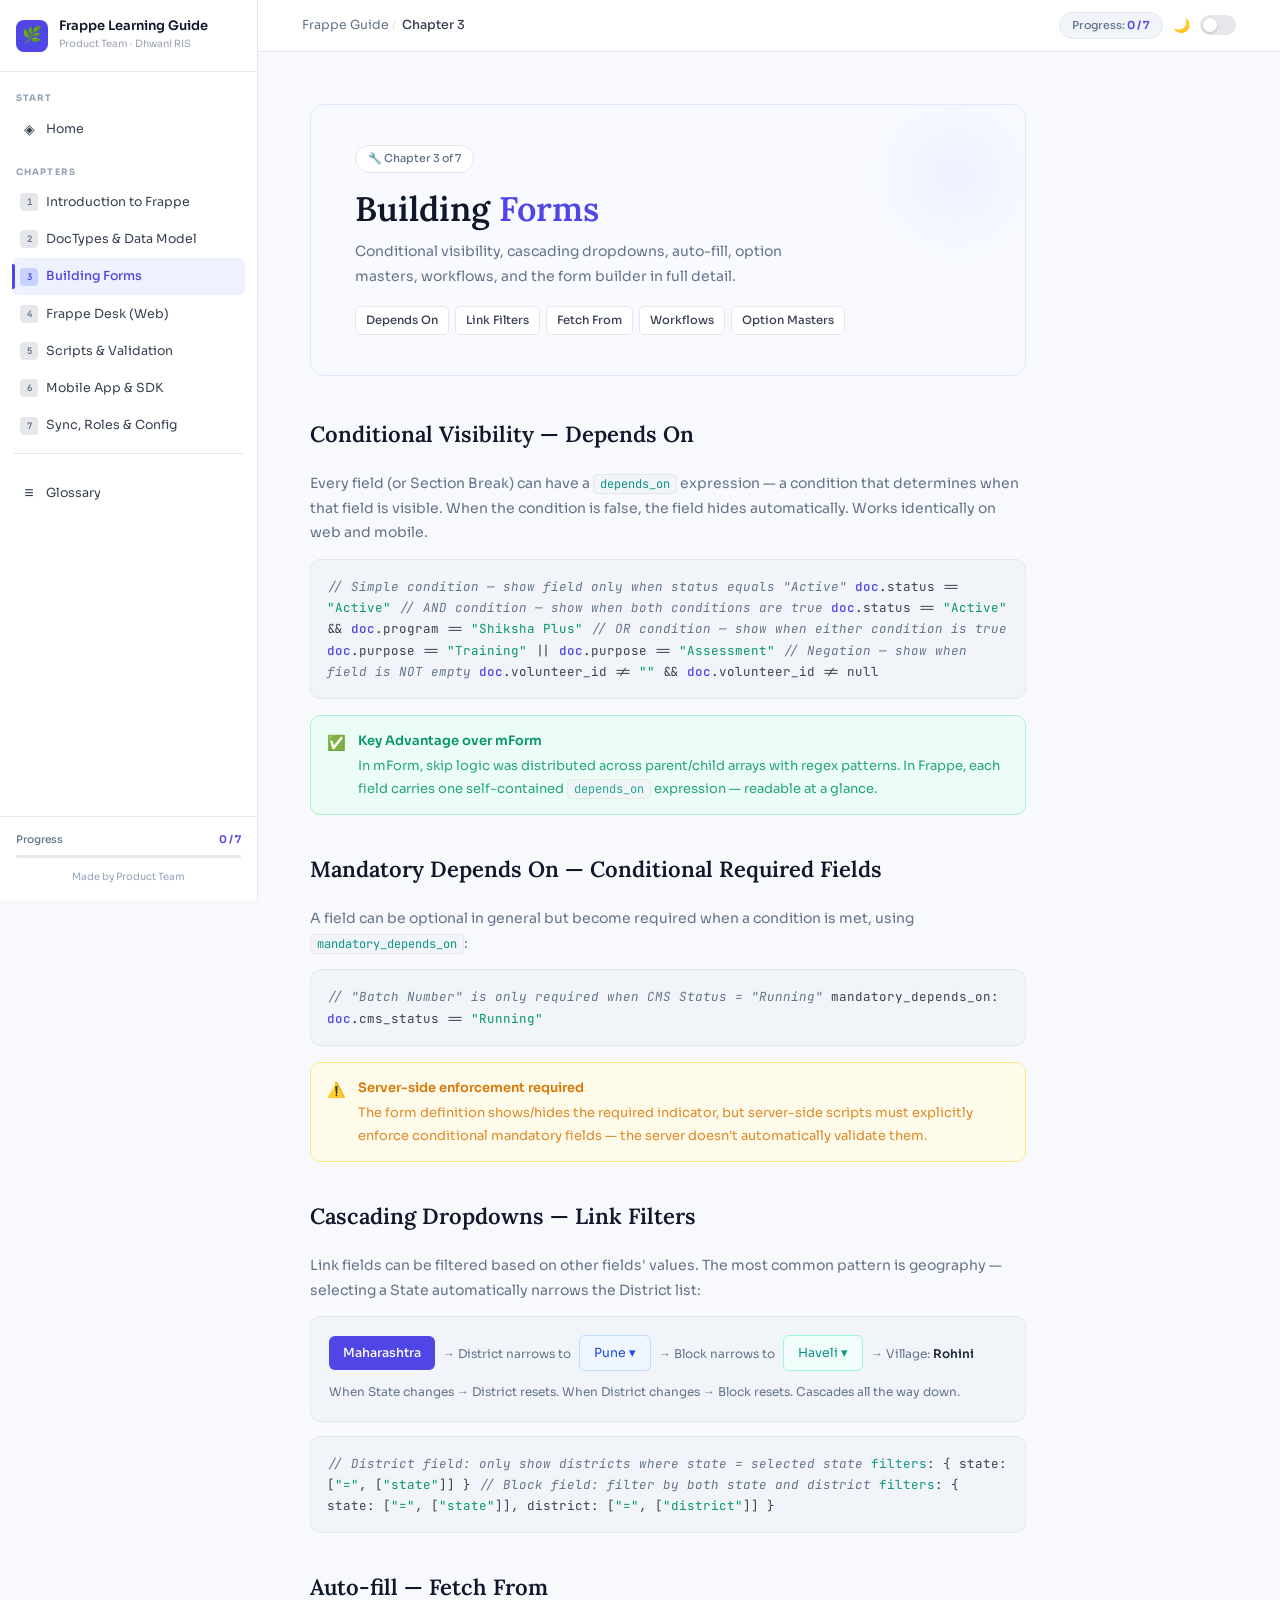
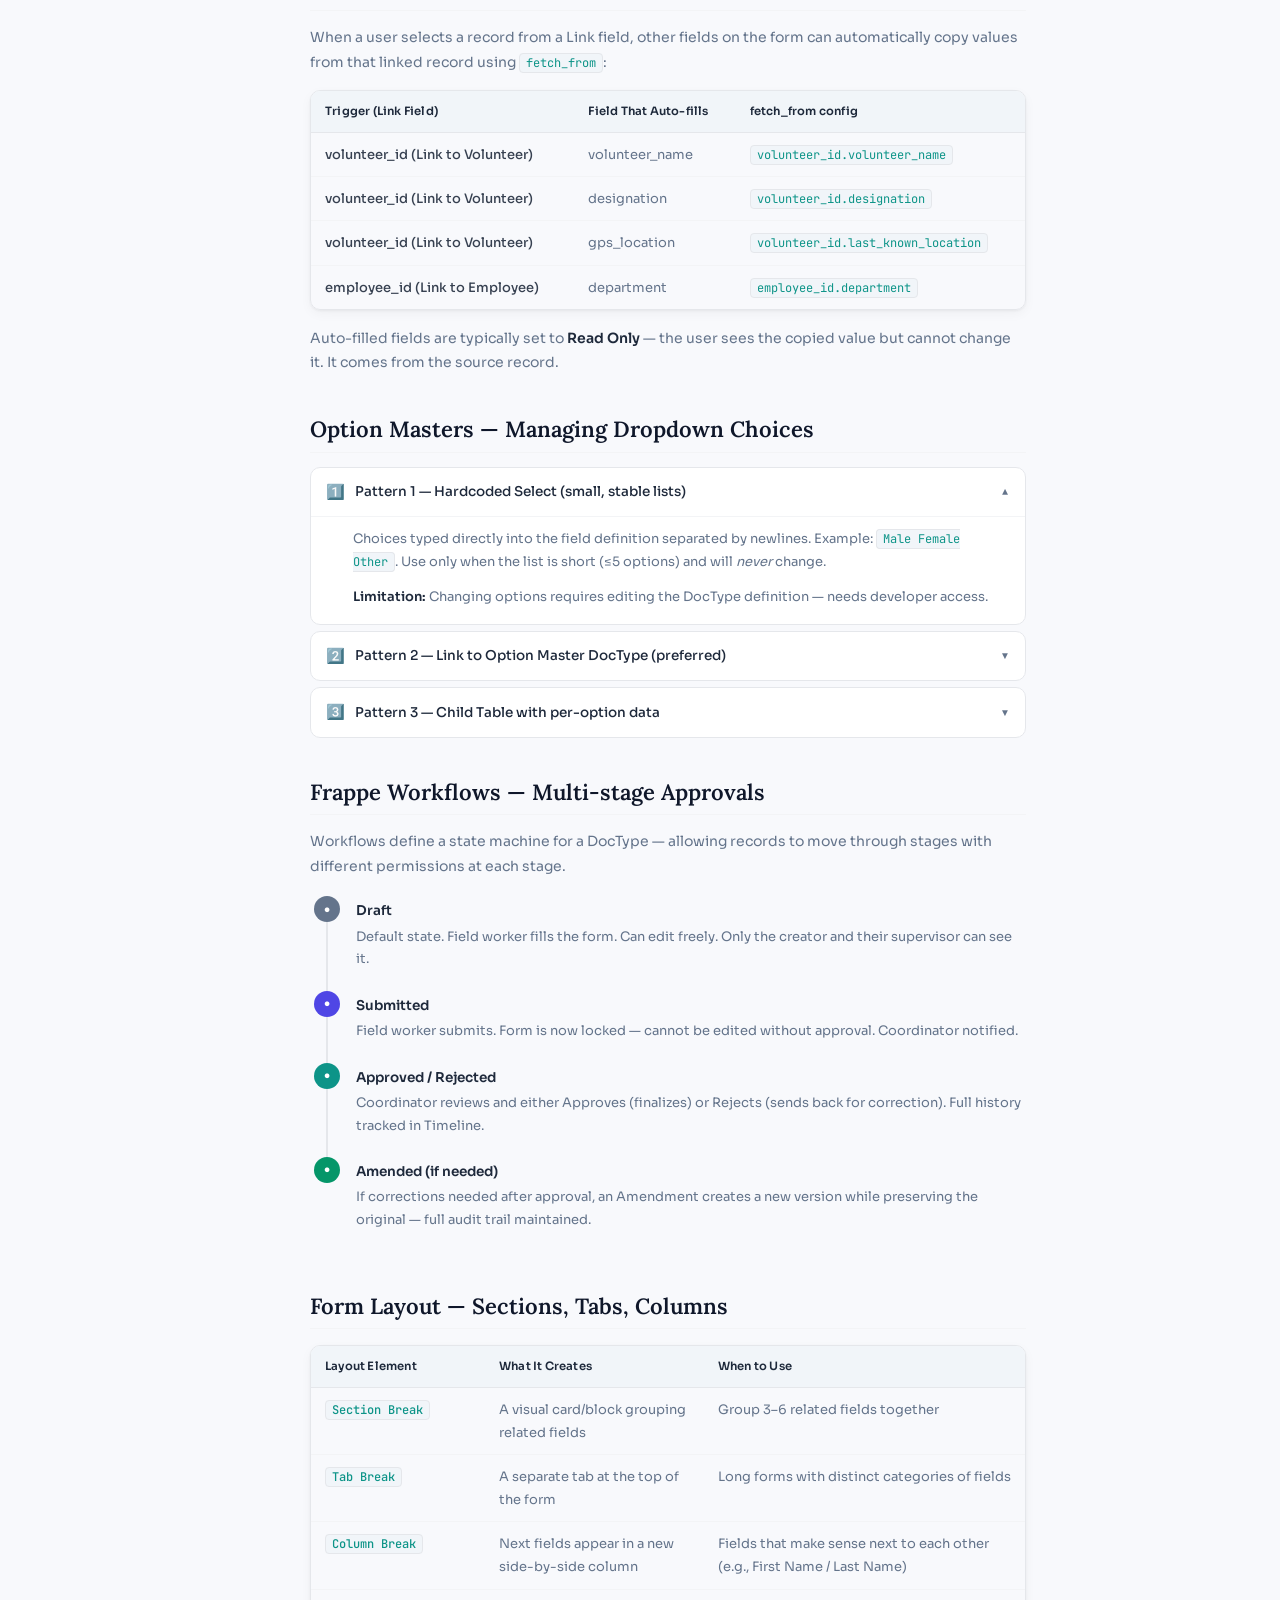
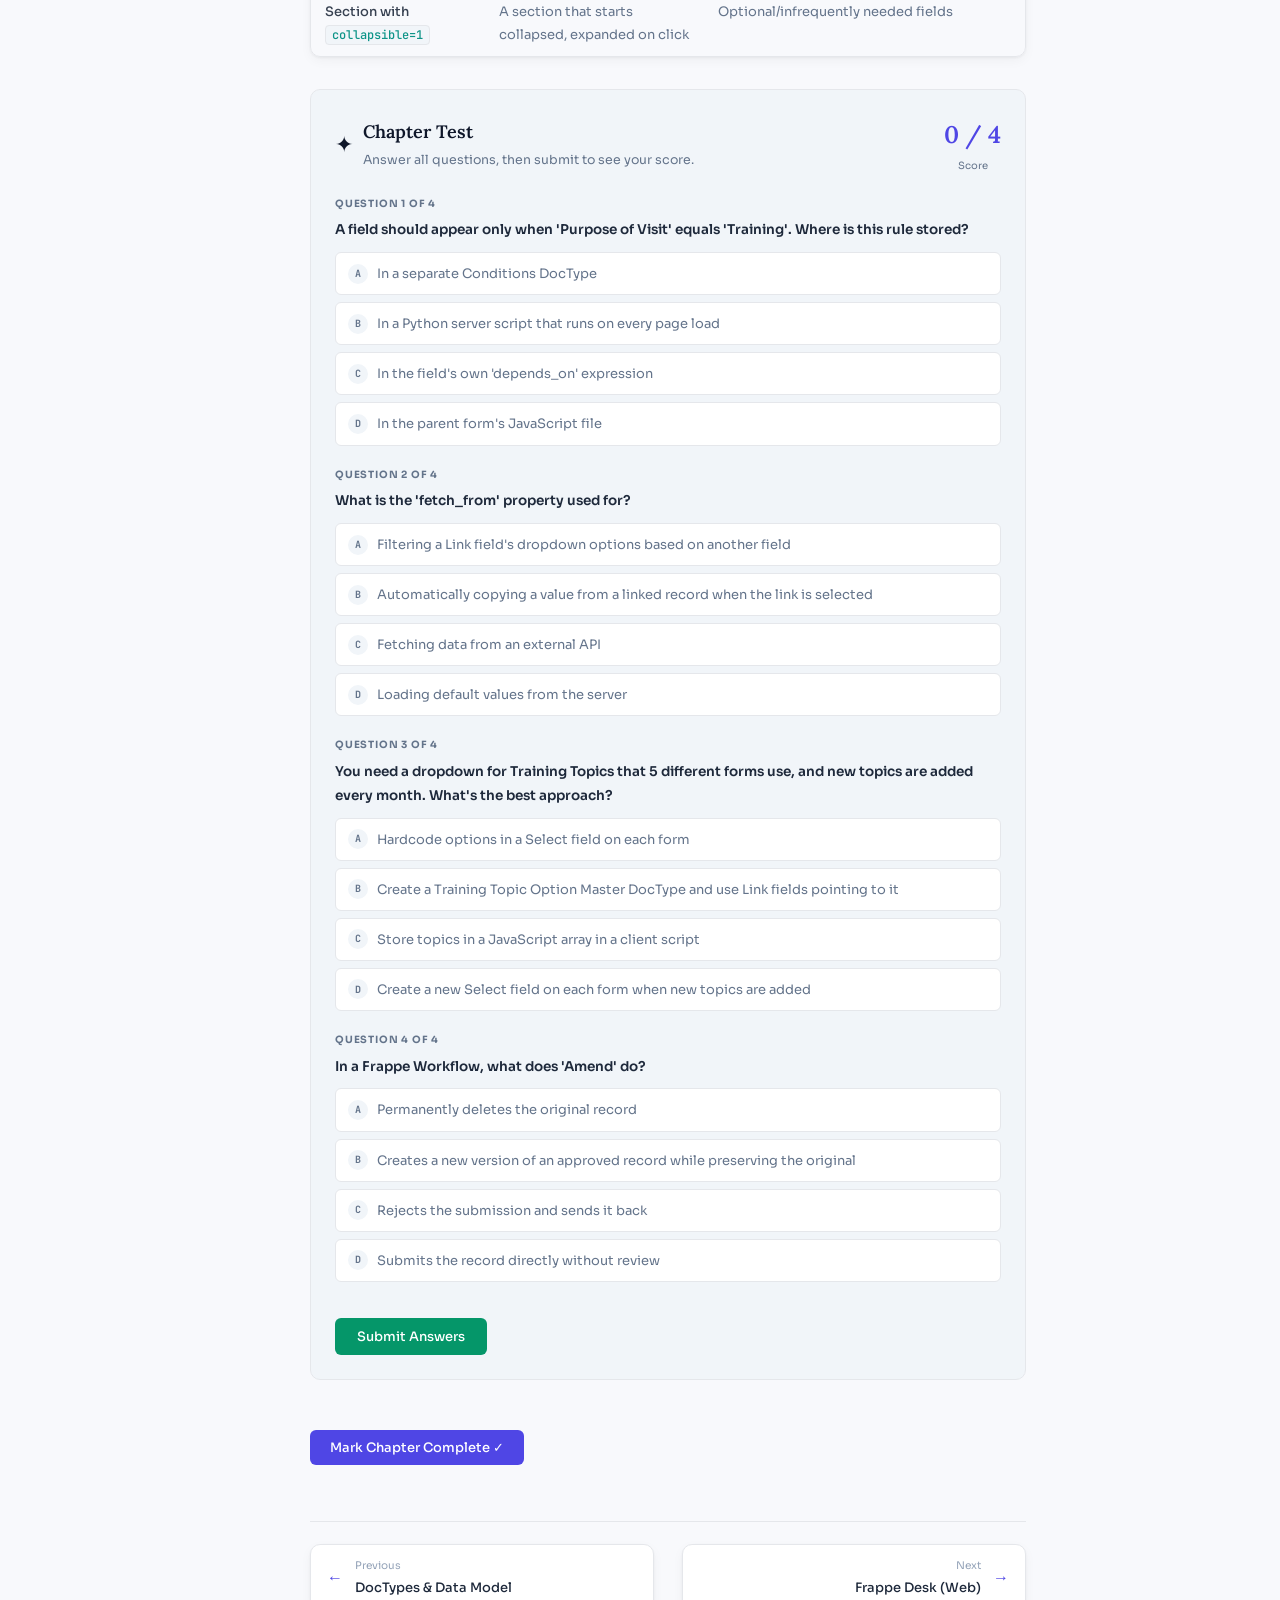
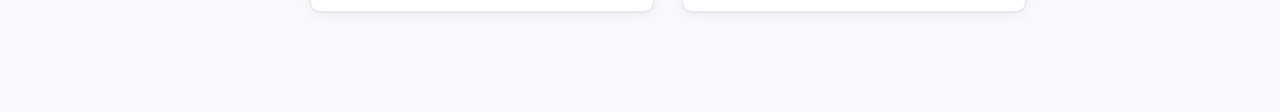
<file: ch3.html>
<!DOCTYPE html>
<html lang="en" data-theme="light">
<head>
<meta charset="UTF-8"><meta name="viewport" content="width=device-width,initial-scale=1">
<title>Building Forms · Frappe Guide</title>
<link rel="stylesheet" href="assets/style.css">
</head>
<body>
<button class="mob-btn" id="mob-btn">☰</button>
<aside class="sb" id="sidebar">
  <a href="index.html" class="sb-logo">
    <div class="sb-mark">🌿</div>
    <div><div class="sb-name">Frappe Learning Guide</div><div class="sb-sub">Product Team · Dhwani RIS</div></div>
  </a>
  <div class="sb-scroll" id="sb-nav"></div>
  <div class="sb-foot">
    <div class="sb-prog-row"><span class="sb-prog-lbl">Progress</span><span class="sb-prog-val" id="sb-pval">0 / 7</span></div>
    <div class="sb-track"><div class="sb-fill" id="sb-fill" style="width:0%"></div></div>
    <div class="sb-credit">Made by Product Team</div>
  </div>
</aside>
<main class="main">
  <div class="topbar">
    <span class="tb-crumb"><a href="index.html">Frappe Guide</a><span class="tb-sep"> / </span></span>
    <span class="tb-cur">Chapter 3</span>
    <div class="tb-right">
      <span class="tb-prog" id="top-prog">Progress: <span>0 / 7</span></span>
      <span class="theme-icon" id="theme-icon">🌙</span>
      <button class="theme-btn" id="theme-toggle" aria-label="Toggle theme"></button>
    </div>
  </div>
  <div class="page">

    <div class="hero">
      <div class="hero-pill">🔧 Chapter 3 of 7</div>
      <h1>Building <em>Forms</em></h1>
      <p>Conditional visibility, cascading dropdowns, auto-fill, option masters, workflows, and the form builder in full detail.</p>
      <div class="hero-tags"><span class="hero-tag">Depends On</span><span class="hero-tag">Link Filters</span><span class="hero-tag">Fetch From</span><span class="hero-tag">Workflows</span><span class="hero-tag">Option Masters</span></div>
    </div>

    <h2>Conditional Visibility — Depends On</h2>
    <p>Every field (or Section Break) can have a <code>depends_on</code> expression — a condition that determines when that field is visible. When the condition is false, the field hides automatically. Works identically on web and mobile.</p>

    <div class="code-block"><span class="cm">// Simple condition — show field only when status equals "Active"</span>
<span class="kw">doc</span>.status == <span class="st">"Active"</span>

<span class="cm">// AND condition — show when both conditions are true</span>
<span class="kw">doc</span>.status == <span class="st">"Active"</span> &amp;&amp; <span class="kw">doc</span>.program == <span class="st">"Shiksha Plus"</span>

<span class="cm">// OR condition — show when either condition is true</span>
<span class="kw">doc</span>.purpose == <span class="st">"Training"</span> || <span class="kw">doc</span>.purpose == <span class="st">"Assessment"</span>

<span class="cm">// Negation — show when field is NOT empty</span>
<span class="kw">doc</span>.volunteer_id != <span class="st">""</span> &amp;&amp; <span class="kw">doc</span>.volunteer_id != null</div>

    <div class="callout tip"><span class="callout-ico">✅</span><div class="callout-body"><strong>Key Advantage over mForm</strong><p>In mForm, skip logic was distributed across parent/child arrays with regex patterns. In Frappe, each field carries one self-contained <code>depends_on</code> expression — readable at a glance.</p></div></div>

    <h2>Mandatory Depends On — Conditional Required Fields</h2>
    <p>A field can be optional in general but become required when a condition is met, using <code>mandatory_depends_on</code>:</p>
    <div class="code-block"><span class="cm">// "Batch Number" is only required when CMS Status = "Running"</span>
mandatory_depends_on: <span class="kw">doc</span>.cms_status == <span class="st">"Running"</span></div>
    <div class="callout warn"><span class="callout-ico">⚠️</span><div class="callout-body"><strong>Server-side enforcement required</strong><p>The form definition shows/hides the required indicator, but server-side scripts must explicitly enforce conditional mandatory fields — the server doesn't automatically validate them.</p></div></div>

    <h2>Cascading Dropdowns — Link Filters</h2>
    <p>Link fields can be filtered based on other fields' values. The most common pattern is geography — selecting a State automatically narrows the District list:</p>

    <div style="background:var(--bg3);border:1px solid var(--border);border-radius:var(--r);padding:18px;margin:14px 0">
      <div style="display:flex;align-items:center;gap:8px;flex-wrap:wrap">
        <div style="background:var(--accent);color:white;padding:6px 14px;border-radius:var(--r-sm);font-size:12.5px;font-weight:500">Maharashtra</div>
        <div style="color:var(--muted);font-size:12px">→ District narrows to</div>
        <div style="background:var(--blue-bg);color:var(--blue);padding:6px 14px;border-radius:var(--r-sm);font-size:12.5px;border:1px solid var(--blue-border)">Pune ▾</div>
        <div style="color:var(--muted);font-size:12px">→ Block narrows to</div>
        <div style="background:var(--teal-bg);color:var(--teal);padding:6px 14px;border-radius:var(--r-sm);font-size:12.5px;border:1px solid var(--teal-border)">Haveli ▾</div>
        <div style="color:var(--muted);font-size:12px">→ Village: <strong style="color:var(--text2)">Rohini</strong></div>
      </div>
      <div style="margin-top:10px;font-size:12px;color:var(--muted)">When State changes → District resets. When District changes → Block resets. Cascades all the way down.</div>
    </div>

    <div class="code-block"><span class="cm">// District field: only show districts where state = selected state</span>
<span class="fn">filters</span>: { state: [<span class="st">"="</span>, [<span class="st">"state"</span>]] }

<span class="cm">// Block field: filter by both state and district</span>
<span class="fn">filters</span>: { state: [<span class="st">"="</span>, [<span class="st">"state"</span>]], district: [<span class="st">"="</span>, [<span class="st">"district"</span>]] }</div>

    <h2>Auto-fill — Fetch From</h2>
    <p>When a user selects a record from a Link field, other fields on the form can automatically copy values from that linked record using <code>fetch_from</code>:</p>
    <div class="tbl"><table>
      <thead><tr><th>Trigger (Link Field)</th><th>Field That Auto-fills</th><th>fetch_from config</th></tr></thead>
      <tbody>
        <tr><td>volunteer_id (Link to Volunteer)</td><td>volunteer_name</td><td><code>volunteer_id.volunteer_name</code></td></tr>
        <tr><td>volunteer_id (Link to Volunteer)</td><td>designation</td><td><code>volunteer_id.designation</code></td></tr>
        <tr><td>volunteer_id (Link to Volunteer)</td><td>gps_location</td><td><code>volunteer_id.last_known_location</code></td></tr>
        <tr><td>employee_id (Link to Employee)</td><td>department</td><td><code>employee_id.department</code></td></tr>
      </tbody>
    </table></div>
    <p>Auto-filled fields are typically set to <strong>Read Only</strong> — the user sees the copied value but cannot change it. It comes from the source record.</p>

    <h2>Option Masters — Managing Dropdown Choices</h2>
    <div class="acc-item open"><div class="acc-hdr"><span class="acc-hdr-ico">1️⃣</span><span class="acc-hdr-t">Pattern 1 — Hardcoded Select (small, stable lists)</span><span class="acc-arr">▼</span></div>
    <div class="acc-body"><p>Choices typed directly into the field definition separated by newlines. Example: <code>Male
Female
Other</code>. Use only when the list is short (≤5 options) and will <em>never</em> change.</p>
    <p><strong>Limitation:</strong> Changing options requires editing the DocType definition — needs developer access.</p></div></div>

    <div class="acc-item"><div class="acc-hdr"><span class="acc-hdr-ico">2️⃣</span><span class="acc-hdr-t">Pattern 2 — Link to Option Master DocType (preferred)</span><span class="acc-arr">▼</span></div>
    <div class="acc-body"><p>Options live in a separate DocType (e.g., "Education Level" with records: Illiterate, Primary, Secondary, Graduate). The field is a Link pointing to that DocType.</p>
    <p><strong>Benefit:</strong> Admins can add/remove options through the UI, no developer needed. Same list can be shared across many forms. Options can have extra metadata (descriptions, ordering).</p></div></div>

    <div class="acc-item"><div class="acc-hdr"><span class="acc-hdr-ico">3️⃣</span><span class="acc-hdr-t">Pattern 3 — Child Table with per-option data</span><span class="acc-arr">▼</span></div>
    <div class="acc-body"><p>When you need to record data <em>about</em> each selected option (score, status, observation), use a Child Table where each row links to an option and has additional fields.</p>
    <p><strong>Example:</strong> Elementary DVR has a "5E Teaching Method" child table. Each row links to a 5E Option (Engage/Explore/Explain/Elaborate/Evaluate) AND has an observation status field.</p></div></div>

    <h2>Frappe Workflows — Multi-stage Approvals</h2>
    <p>Workflows define a state machine for a DocType — allowing records to move through stages with different permissions at each stage.</p>
    <div class="flow">
      <div class="flow-step"><div class="flow-col"><div class="flow-dot" style="background:var(--muted)">●</div><div class="flow-line"></div></div><div class="flow-content"><h4>Draft</h4><p>Default state. Field worker fills the form. Can edit freely. Only the creator and their supervisor can see it.</p></div></div>
      <div class="flow-step"><div class="flow-col"><div class="flow-dot" style="background:var(--accent)">●</div><div class="flow-line"></div></div><div class="flow-content"><h4>Submitted</h4><p>Field worker submits. Form is now locked — cannot be edited without approval. Coordinator notified.</p></div></div>
      <div class="flow-step"><div class="flow-col"><div class="flow-dot" style="background:var(--teal)">●</div><div class="flow-line"></div></div><div class="flow-content"><h4>Approved / Rejected</h4><p>Coordinator reviews and either Approves (finalizes) or Rejects (sends back for correction). Full history tracked in Timeline.</p></div></div>
      <div class="flow-step"><div class="flow-col"><div class="flow-dot" style="background:var(--green)">●</div><div class="flow-line"></div></div><div class="flow-content"><h4>Amended (if needed)</h4><p>If corrections needed after approval, an Amendment creates a new version while preserving the original — full audit trail maintained.</p></div></div>
    </div>

    <h2>Form Layout — Sections, Tabs, Columns</h2>
    <div class="tbl"><table>
      <thead><tr><th>Layout Element</th><th>What It Creates</th><th>When to Use</th></tr></thead>
      <tbody>
        <tr><td><code>Section Break</code></td><td>A visual card/block grouping related fields</td><td>Group 3–6 related fields together</td></tr>
        <tr><td><code>Tab Break</code></td><td>A separate tab at the top of the form</td><td>Long forms with distinct categories of fields</td></tr>
        <tr><td><code>Column Break</code></td><td>Next fields appear in a new side-by-side column</td><td>Fields that make sense next to each other (e.g., First Name / Last Name)</td></tr>
        <tr><td>Section with <code>collapsible=1</code></td><td>A section that starts collapsed, expanded on click</td><td>Optional/infrequently needed fields</td></tr>
      </tbody>
    </table></div>

    <div class="quiz">
      <div class="quiz-header">
        <span class="qh-icon">✦</span>
        <div><h3>Chapter Test</h3><p>Answer all questions, then submit to see your score.</p></div>
        <div class="quiz-score"><div class="qs-val">0 / 4</div><div class="qs-lbl">Score</div></div>
      </div><div class="quiz-q"><div class="quiz-q-num">Question 1 of 4</div><p>A field should appear only when 'Purpose of Visit' equals 'Training'. Where is this rule stored?</p><div class="quiz-opts"><div class="quiz-opt" data-correct="false"><span class="opt-l">A</span>In a separate Conditions DocType</div><div class="quiz-opt" data-correct="false"><span class="opt-l">B</span>In a Python server script that runs on every page load</div><div class="quiz-opt" data-correct="true"><span class="opt-l">C</span>In the field's own 'depends_on' expression</div><div class="quiz-opt" data-correct="false"><span class="opt-l">D</span>In the parent form's JavaScript file</div></div><div class="quiz-fb ok">✓ Correct! The depends_on expression is self-contained on the field itself.</div><div class="quiz-fb bad">✗ Each field has its own depends_on expression — readable at a glance, no need to trace parent arrays.</div></div><div class="quiz-q"><div class="quiz-q-num">Question 2 of 4</div><p>What is the 'fetch_from' property used for?</p><div class="quiz-opts"><div class="quiz-opt" data-correct="false"><span class="opt-l">A</span>Filtering a Link field's dropdown options based on another field</div><div class="quiz-opt" data-correct="true"><span class="opt-l">B</span>Automatically copying a value from a linked record when the link is selected</div><div class="quiz-opt" data-correct="false"><span class="opt-l">C</span>Fetching data from an external API</div><div class="quiz-opt" data-correct="false"><span class="opt-l">D</span>Loading default values from the server</div></div><div class="quiz-fb ok">✓ Correct! fetch_from copies a value from the linked record into the current field when a link is selected.</div><div class="quiz-fb bad">✗ fetch_from auto-fills a field when a linked record is selected. For filtering, that's Link Filters, not fetch_from.</div></div><div class="quiz-q"><div class="quiz-q-num">Question 3 of 4</div><p>You need a dropdown for Training Topics that 5 different forms use, and new topics are added every month. What's the best approach?</p><div class="quiz-opts"><div class="quiz-opt" data-correct="false"><span class="opt-l">A</span>Hardcode options in a Select field on each form</div><div class="quiz-opt" data-correct="true"><span class="opt-l">B</span>Create a Training Topic Option Master DocType and use Link fields pointing to it</div><div class="quiz-opt" data-correct="false"><span class="opt-l">C</span>Store topics in a JavaScript array in a client script</div><div class="quiz-opt" data-correct="false"><span class="opt-l">D</span>Create a new Select field on each form when new topics are added</div></div><div class="quiz-fb ok">✓ Correct! An Option Master DocType means adding topics requires no form editing — just create a new record.</div><div class="quiz-fb bad">✗ Link to an Option Master DocType. Admins can add topics as records, no developer needed, shared across all forms.</div></div><div class="quiz-q"><div class="quiz-q-num">Question 4 of 4</div><p>In a Frappe Workflow, what does 'Amend' do?</p><div class="quiz-opts"><div class="quiz-opt" data-correct="false"><span class="opt-l">A</span>Permanently deletes the original record</div><div class="quiz-opt" data-correct="true"><span class="opt-l">B</span>Creates a new version of an approved record while preserving the original</div><div class="quiz-opt" data-correct="false"><span class="opt-l">C</span>Rejects the submission and sends it back</div><div class="quiz-opt" data-correct="false"><span class="opt-l">D</span>Submits the record directly without review</div></div><div class="quiz-fb ok">✓ Correct! Amendment creates a new version, keeping the original approved record intact for audit purposes.</div><div class="quiz-fb bad">✗ Amendment creates a new editable version while preserving the original — full audit trail maintained.</div></div><button class="quiz-submit" disabled>Submit Answers</button>
      <div class="quiz-result"><div class="qr-score">0 / 0</div><div class="qr-msg"></div></div>
    </div>
    <button class="done-btn" id="done-btn">Mark Chapter Complete ✓</button>
    <div class="page-nav"><a href="ch2.html" class="pn-btn"><span class="pn-arr">←</span><div><div class="pn-lbl">Previous</div><div class="pn-title">DocTypes & Data Model</div></div></a><a href="ch4.html" class="pn-btn next"><span class="pn-arr">→</span><div><div class="pn-lbl">Next</div><div class="pn-title">Frappe Desk (Web)</div></div></a></div>
  </div>
</main>
<script src="assets/app.js"></script>
<script>init('ch3');</script>
</body></html>
</file>
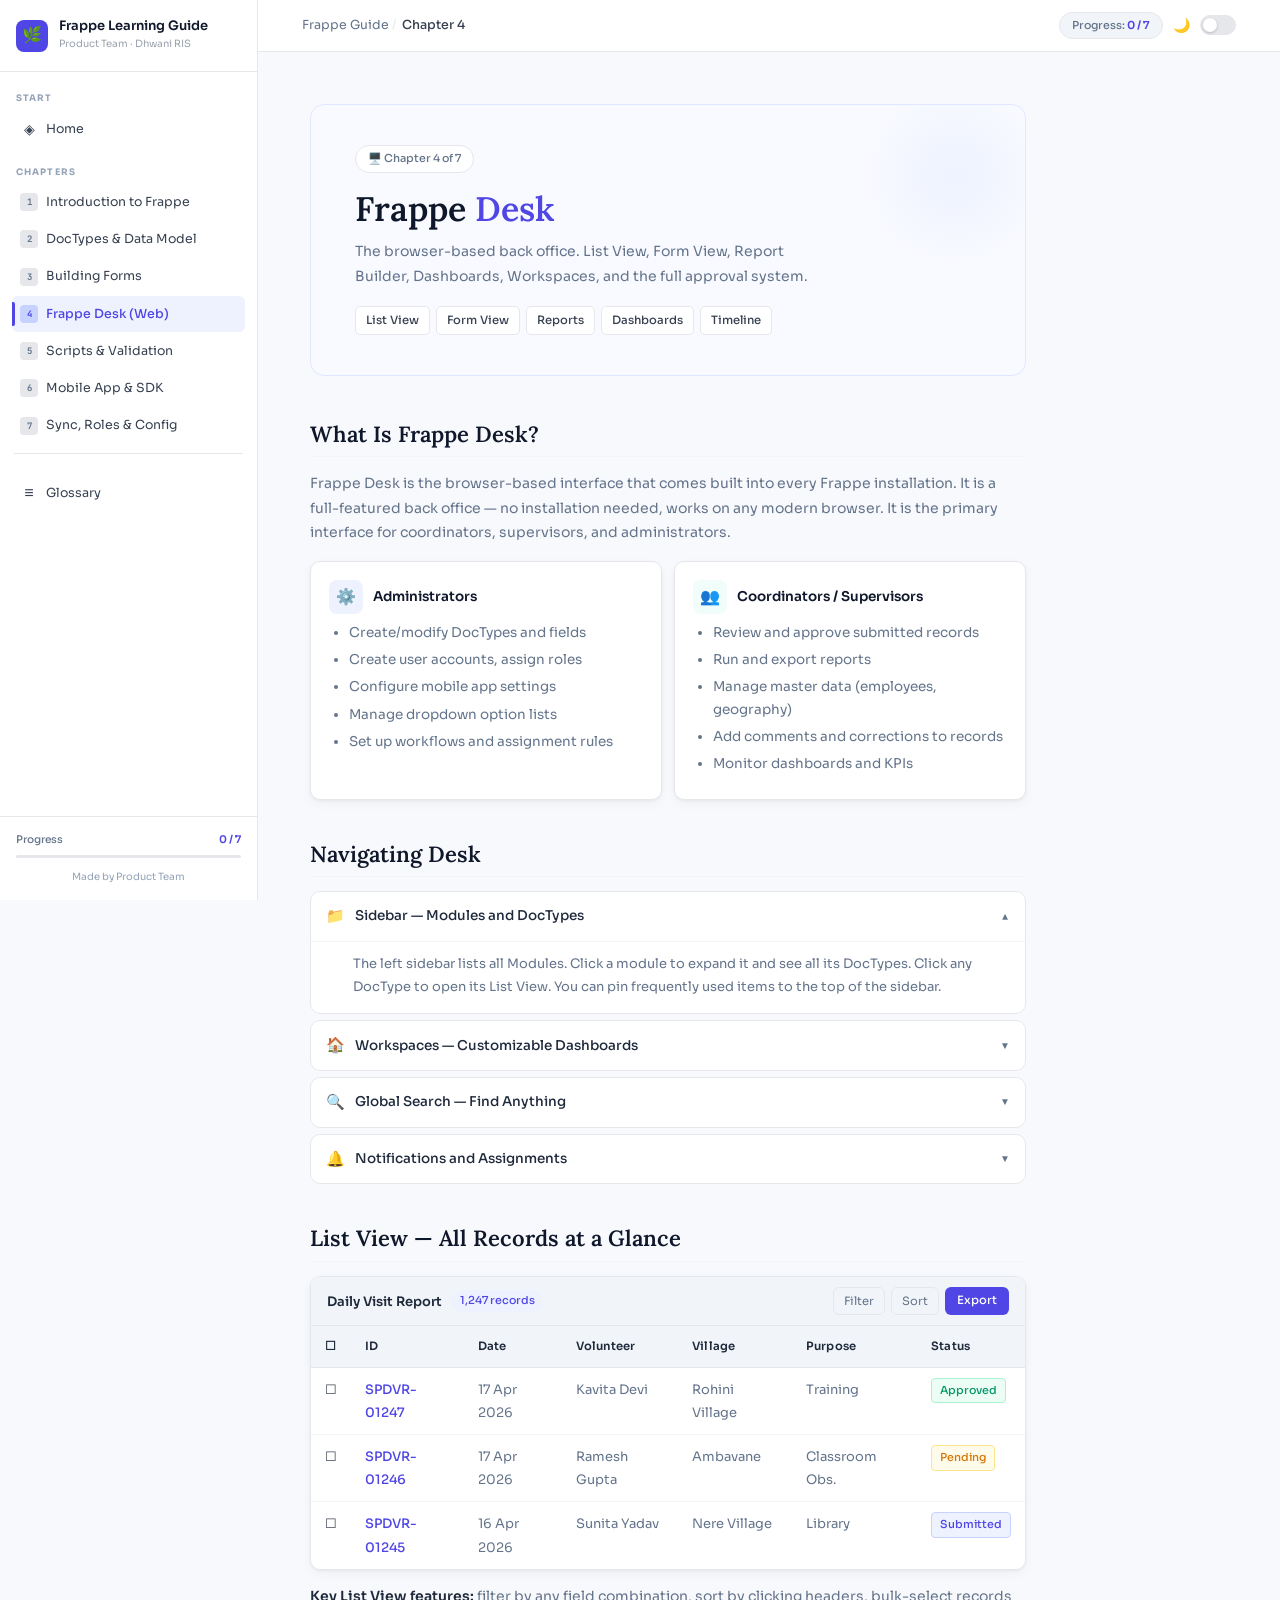
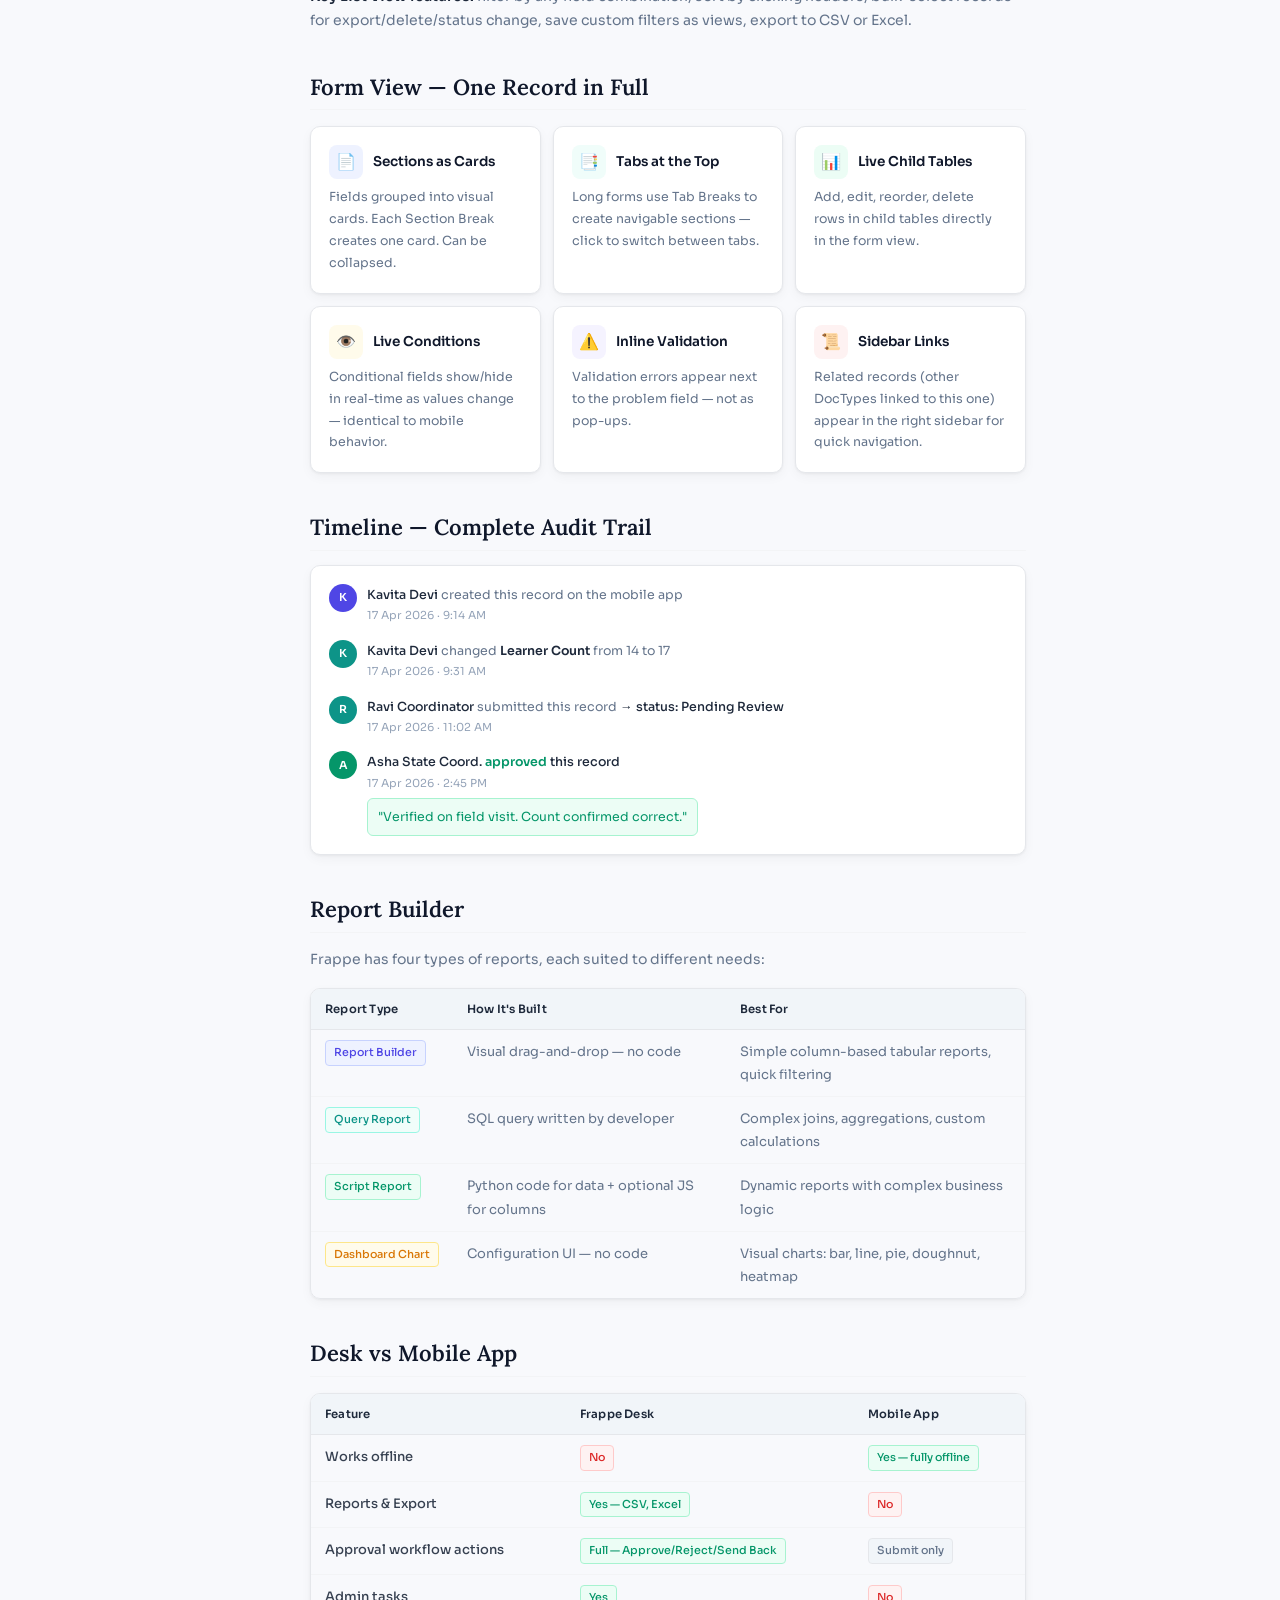
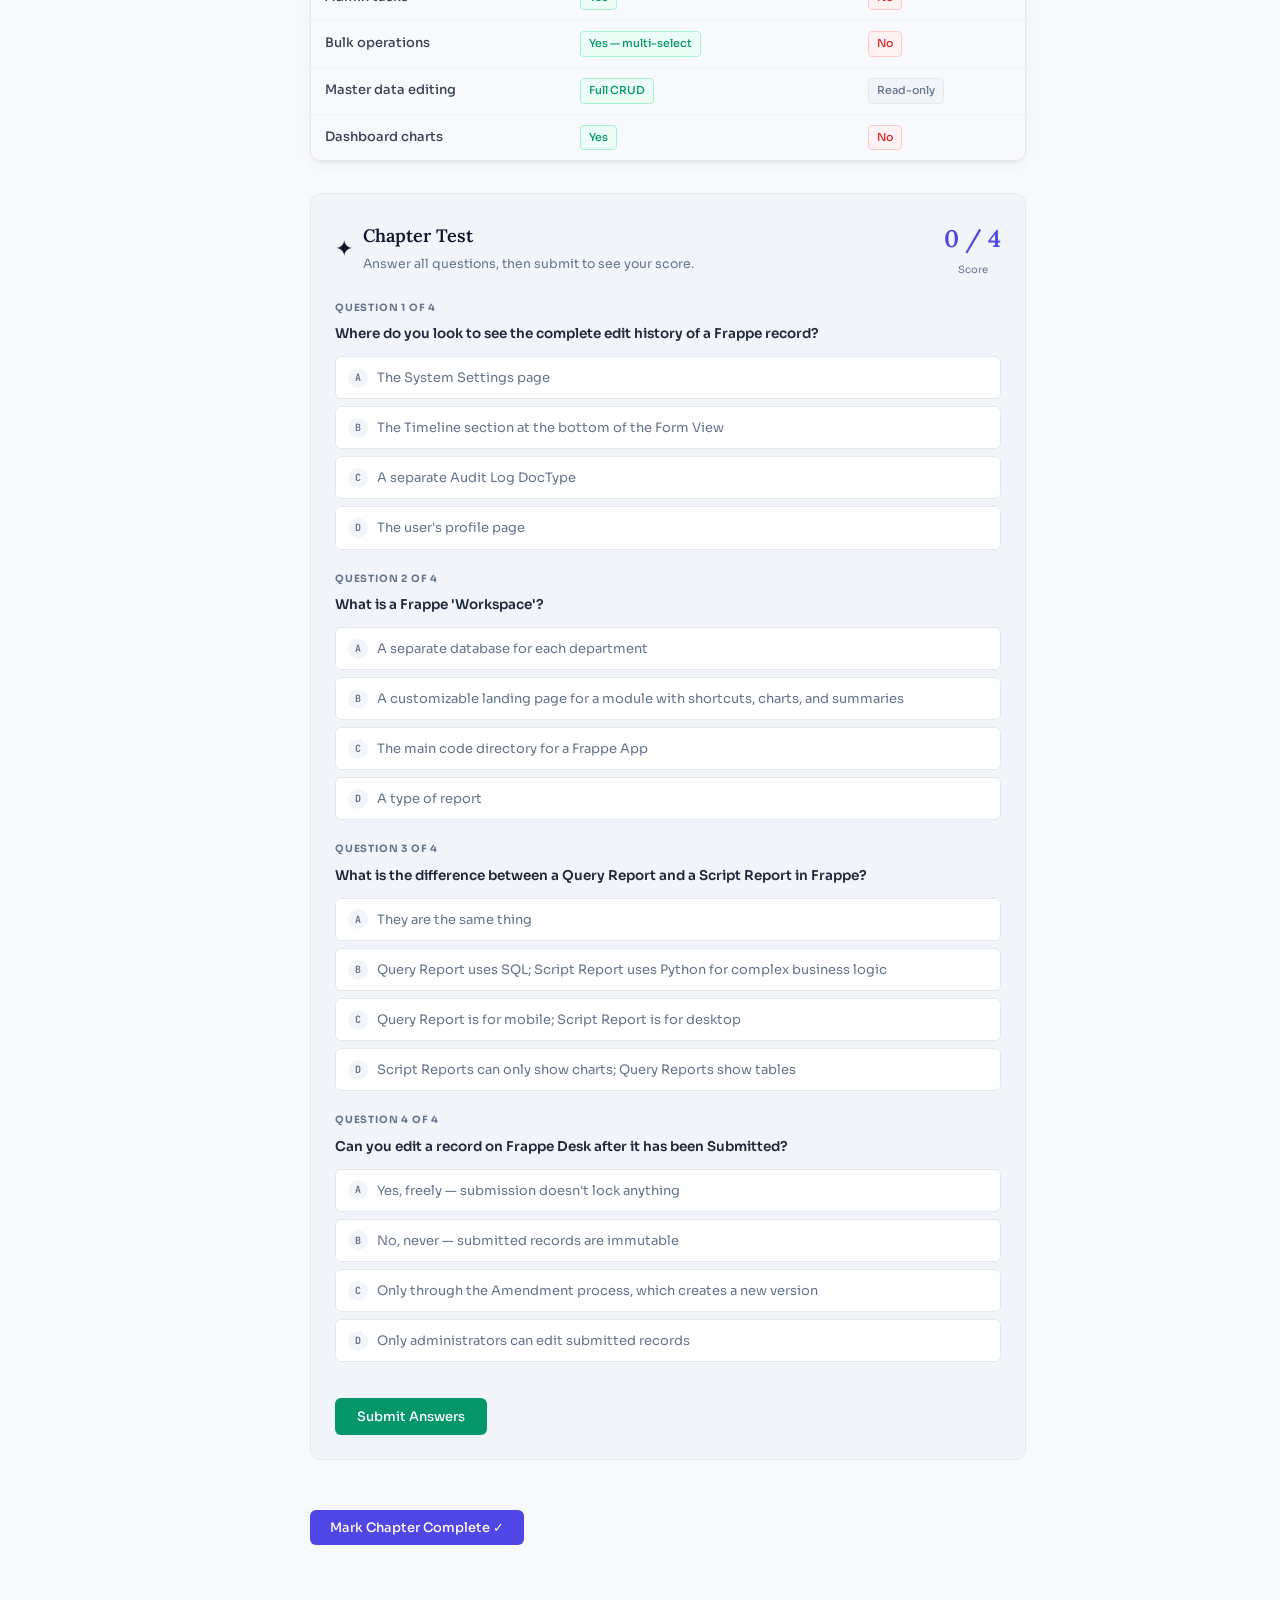
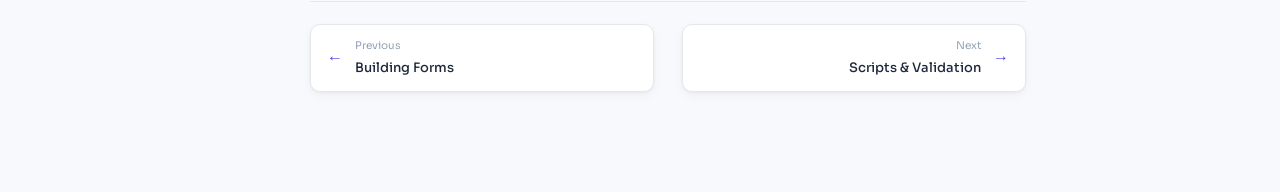
<file: ch4.html>
<!DOCTYPE html>
<html lang="en" data-theme="light">
<head>
<meta charset="UTF-8"><meta name="viewport" content="width=device-width,initial-scale=1">
<title>Frappe Desk · Frappe Guide</title>
<link rel="stylesheet" href="assets/style.css">
</head>
<body>
<button class="mob-btn" id="mob-btn">☰</button>
<aside class="sb" id="sidebar">
  <a href="index.html" class="sb-logo">
    <div class="sb-mark">🌿</div>
    <div><div class="sb-name">Frappe Learning Guide</div><div class="sb-sub">Product Team · Dhwani RIS</div></div>
  </a>
  <div class="sb-scroll" id="sb-nav"></div>
  <div class="sb-foot">
    <div class="sb-prog-row"><span class="sb-prog-lbl">Progress</span><span class="sb-prog-val" id="sb-pval">0 / 7</span></div>
    <div class="sb-track"><div class="sb-fill" id="sb-fill" style="width:0%"></div></div>
    <div class="sb-credit">Made by Product Team</div>
  </div>
</aside>
<main class="main">
  <div class="topbar">
    <span class="tb-crumb"><a href="index.html">Frappe Guide</a><span class="tb-sep"> / </span></span>
    <span class="tb-cur">Chapter 4</span>
    <div class="tb-right">
      <span class="tb-prog" id="top-prog">Progress: <span>0 / 7</span></span>
      <span class="theme-icon" id="theme-icon">🌙</span>
      <button class="theme-btn" id="theme-toggle" aria-label="Toggle theme"></button>
    </div>
  </div>
  <div class="page">

    <div class="hero">
      <div class="hero-pill">🖥️ Chapter 4 of 7</div>
      <h1>Frappe <em>Desk</em></h1>
      <p>The browser-based back office. List View, Form View, Report Builder, Dashboards, Workspaces, and the full approval system.</p>
      <div class="hero-tags"><span class="hero-tag">List View</span><span class="hero-tag">Form View</span><span class="hero-tag">Reports</span><span class="hero-tag">Dashboards</span><span class="hero-tag">Timeline</span></div>
    </div>

    <h2>What Is Frappe Desk?</h2>
    <p>Frappe Desk is the browser-based interface that comes built into every Frappe installation. It is a full-featured back office — no installation needed, works on any modern browser. It is the primary interface for coordinators, supervisors, and administrators.</p>
    <div class="cards">
      <div class="card"><div class="ch"><div class="ci ci-a">⚙️</div><div class="ct">Administrators</div></div><ul style="font-size:12.5px;line-height:2"><li>Create/modify DocTypes and fields</li><li>Create user accounts, assign roles</li><li>Configure mobile app settings</li><li>Manage dropdown option lists</li><li>Set up workflows and assignment rules</li></ul></div>
      <div class="card"><div class="ch"><div class="ci ci-t">👥</div><div class="ct">Coordinators / Supervisors</div></div><ul style="font-size:12.5px;line-height:2"><li>Review and approve submitted records</li><li>Run and export reports</li><li>Manage master data (employees, geography)</li><li>Add comments and corrections to records</li><li>Monitor dashboards and KPIs</li></ul></div>
    </div>

    <h2>Navigating Desk</h2>
    <div class="acc-item open"><div class="acc-hdr"><span class="acc-hdr-ico">📁</span><span class="acc-hdr-t">Sidebar — Modules and DocTypes</span><span class="acc-arr">▼</span></div>
    <div class="acc-body"><p>The left sidebar lists all Modules. Click a module to expand it and see all its DocTypes. Click any DocType to open its List View. You can pin frequently used items to the top of the sidebar.</p></div></div>
    <div class="acc-item"><div class="acc-hdr"><span class="acc-hdr-ico">🏠</span><span class="acc-hdr-t">Workspaces — Customizable Dashboards</span><span class="acc-arr">▼</span></div>
    <div class="acc-body"><p>A Workspace is a customizable landing page for a module. It can contain shortcuts, summary numbers, charts, links to reports, and notes. Each module typically has its own Workspace. Users can create personal Workspaces.</p></div></div>
    <div class="acc-item"><div class="acc-hdr"><span class="acc-hdr-ico">🔍</span><span class="acc-hdr-t">Global Search — Find Anything</span><span class="acc-arr">▼</span></div>
    <div class="acc-body"><p>The search bar at the top (keyboard shortcut: Ctrl/Cmd + G) searches across all DocTypes, records, and settings. Start typing a record name, DocType, user, or setting and it appears instantly.</p></div></div>
    <div class="acc-item"><div class="acc-hdr"><span class="acc-hdr-ico">🔔</span><span class="acc-hdr-t">Notifications and Assignments</span><span class="acc-arr">▼</span></div>
    <div class="acc-body"><p>The bell icon shows all notifications — records assigned to you, mentions in comments, workflow transitions. The "Assigned to Me" view (⊹ icon) shows all your pending tasks across all DocTypes.</p></div></div>

    <h2>List View — All Records at a Glance</h2>
    <div style="background:var(--card-bg);border:1px solid var(--card-border);border-radius:var(--r);overflow:hidden;margin:14px 0;box-shadow:var(--sh)">
      <div style="background:var(--bg3);border-bottom:1px solid var(--border);padding:10px 16px;display:flex;align-items:center;gap:10px">
        <span style="font-size:13px;font-weight:600;color:var(--text2)">Daily Visit Report</span>
        <span style="background:var(--accent-light);color:var(--accent);padding:1px 8px;border-radius:10px;font-size:11px;font-weight:500">1,247 records</span>
        <span style="margin-left:auto;display:flex;gap:6px">
          <span style="background:var(--bg3);border:1px solid var(--border);color:var(--muted);padding:3px 10px;border-radius:var(--r-sm);font-size:11.5px;cursor:pointer">Filter</span>
          <span style="background:var(--bg3);border:1px solid var(--border);color:var(--muted);padding:3px 10px;border-radius:var(--r-sm);font-size:11.5px;cursor:pointer">Sort</span>
          <span style="background:var(--accent);color:white;padding:3px 12px;border-radius:var(--r-sm);font-size:11.5px;cursor:pointer;font-weight:500">Export</span>
        </span>
      </div>
      <div class="tbl" style="margin:0;border:none;border-radius:0;box-shadow:none"><table>
        <thead><tr><th>☐</th><th>ID</th><th>Date</th><th>Volunteer</th><th>Village</th><th>Purpose</th><th>Status</th></tr></thead>
        <tbody>
          <tr><td>☐</td><td style="color:var(--accent);font-weight:500;cursor:pointer">SPDVR-01247</td><td>17 Apr 2026</td><td>Kavita Devi</td><td>Rohini Village</td><td>Training</td><td><span class="badge ba-g">Approved</span></td></tr>
          <tr><td>☐</td><td style="color:var(--accent);font-weight:500;cursor:pointer">SPDVR-01246</td><td>17 Apr 2026</td><td>Ramesh Gupta</td><td>Ambavane</td><td>Classroom Obs.</td><td><span class="badge ba-m">Pending</span></td></tr>
          <tr><td>☐</td><td style="color:var(--accent);font-weight:500;cursor:pointer">SPDVR-01245</td><td>16 Apr 2026</td><td>Sunita Yadav</td><td>Nere Village</td><td>Library</td><td><span class="badge ba-a">Submitted</span></td></tr>
        </tbody>
      </table></div>
    </div>
    <p><strong>Key List View features:</strong> filter by any field combination, sort by clicking headers, bulk-select records for export/delete/status change, save custom filters as views, export to CSV or Excel.</p>

    <h2>Form View — One Record in Full</h2>
    <div class="cards three">
      <div class="card"><div class="ch"><div class="ci ci-a">📄</div><div class="ct">Sections as Cards</div></div><p>Fields grouped into visual cards. Each Section Break creates one card. Can be collapsed.</p></div>
      <div class="card"><div class="ch"><div class="ci ci-t">📑</div><div class="ct">Tabs at the Top</div></div><p>Long forms use Tab Breaks to create navigable sections — click to switch between tabs.</p></div>
      <div class="card"><div class="ch"><div class="ci ci-g">📊</div><div class="ct">Live Child Tables</div></div><p>Add, edit, reorder, delete rows in child tables directly in the form view.</p></div>
      <div class="card"><div class="ch"><div class="ci ci-m">👁️</div><div class="ct">Live Conditions</div></div><p>Conditional fields show/hide in real-time as values change — identical to mobile behavior.</p></div>
      <div class="card"><div class="ch"><div class="ci ci-p">⚠️</div><div class="ct">Inline Validation</div></div><p>Validation errors appear next to the problem field — not as pop-ups.</p></div>
      <div class="card"><div class="ch"><div class="ci ci-r">📜</div><div class="ct">Sidebar Links</div></div><p>Related records (other DocTypes linked to this one) appear in the right sidebar for quick navigation.</p></div>
    </div>

    <h2>Timeline — Complete Audit Trail</h2>
    <div style="background:var(--card-bg);border:1px solid var(--card-border);border-radius:var(--r);padding:18px;margin:14px 0;box-shadow:var(--sh)">
      <div style="display:flex;gap:10px;margin-bottom:14px;align-items:flex-start">
        <div style="width:28px;height:28px;border-radius:50%;background:var(--accent);display:flex;align-items:center;justify-content:center;color:white;font-size:11px;flex-shrink:0;font-weight:600">K</div>
        <div><div style="font-size:12.5px;font-weight:500;color:var(--text2)">Kavita Devi <span style="font-weight:400;color:var(--muted)">created this record on the mobile app</span></div><div style="font-size:11px;color:var(--light)">17 Apr 2026 · 9:14 AM</div></div>
      </div>
      <div style="display:flex;gap:10px;margin-bottom:14px;align-items:flex-start">
        <div style="width:28px;height:28px;border-radius:50%;background:var(--accent-2);display:flex;align-items:center;justify-content:center;color:white;font-size:11px;flex-shrink:0;font-weight:600">K</div>
        <div><div style="font-size:12.5px;font-weight:500;color:var(--text2)">Kavita Devi <span style="font-weight:400;color:var(--muted)">changed <strong>Learner Count</strong> from 14 to 17</span></div><div style="font-size:11px;color:var(--light)">17 Apr 2026 · 9:31 AM</div></div>
      </div>
      <div style="display:flex;gap:10px;margin-bottom:14px;align-items:flex-start">
        <div style="width:28px;height:28px;border-radius:50%;background:var(--teal);display:flex;align-items:center;justify-content:center;color:white;font-size:11px;flex-shrink:0;font-weight:600">R</div>
        <div><div style="font-size:12.5px;font-weight:500;color:var(--text2)">Ravi Coordinator <span style="font-weight:400;color:var(--muted)">submitted this record</span> → status: Pending Review</div><div style="font-size:11px;color:var(--light)">17 Apr 2026 · 11:02 AM</div></div>
      </div>
      <div style="display:flex;gap:10px;align-items:flex-start">
        <div style="width:28px;height:28px;border-radius:50%;background:var(--green);display:flex;align-items:center;justify-content:center;color:white;font-size:11px;flex-shrink:0;font-weight:600">A</div>
        <div><div style="font-size:12.5px;font-weight:500;color:var(--text2)">Asha State Coord. <span style="color:var(--green);font-weight:600">approved</span> this record</div><div style="font-size:11px;color:var(--light)">17 Apr 2026 · 2:45 PM</div><div style="font-size:12.5px;color:var(--green);margin-top:5px;background:var(--green-bg);padding:7px 10px;border-radius:var(--r-sm);border:1px solid var(--green-border)">"Verified on field visit. Count confirmed correct."</div></div>
      </div>
    </div>

    <h2>Report Builder</h2>
    <p>Frappe has four types of reports, each suited to different needs:</p>
    <div class="tbl"><table>
      <thead><tr><th>Report Type</th><th>How It's Built</th><th>Best For</th></tr></thead>
      <tbody>
        <tr><td><span class="badge ba-a">Report Builder</span></td><td>Visual drag-and-drop — no code</td><td>Simple column-based tabular reports, quick filtering</td></tr>
        <tr><td><span class="badge ba-t">Query Report</span></td><td>SQL query written by developer</td><td>Complex joins, aggregations, custom calculations</td></tr>
        <tr><td><span class="badge ba-g">Script Report</span></td><td>Python code for data + optional JS for columns</td><td>Dynamic reports with complex business logic</td></tr>
        <tr><td><span class="badge ba-m">Dashboard Chart</span></td><td>Configuration UI — no code</td><td>Visual charts: bar, line, pie, doughnut, heatmap</td></tr>
      </tbody>
    </table></div>

    <h2>Desk vs Mobile App</h2>
    <div class="tbl"><table>
      <thead><tr><th>Feature</th><th>Frappe Desk</th><th>Mobile App</th></tr></thead>
      <tbody>
        <tr><td>Works offline</td><td><span class="badge ba-r">No</span></td><td><span class="badge ba-g">Yes — fully offline</span></td></tr>
        <tr><td>Reports & Export</td><td><span class="badge ba-g">Yes — CSV, Excel</span></td><td><span class="badge ba-r">No</span></td></tr>
        <tr><td>Approval workflow actions</td><td><span class="badge ba-g">Full — Approve/Reject/Send Back</span></td><td><span class="badge ba-n">Submit only</span></td></tr>
        <tr><td>Admin tasks</td><td><span class="badge ba-g">Yes</span></td><td><span class="badge ba-r">No</span></td></tr>
        <tr><td>Bulk operations</td><td><span class="badge ba-g">Yes — multi-select</span></td><td><span class="badge ba-r">No</span></td></tr>
        <tr><td>Master data editing</td><td><span class="badge ba-g">Full CRUD</span></td><td><span class="badge ba-n">Read-only</span></td></tr>
        <tr><td>Dashboard charts</td><td><span class="badge ba-g">Yes</span></td><td><span class="badge ba-r">No</span></td></tr>
      </tbody>
    </table></div>

    <div class="quiz">
      <div class="quiz-header">
        <span class="qh-icon">✦</span>
        <div><h3>Chapter Test</h3><p>Answer all questions, then submit to see your score.</p></div>
        <div class="quiz-score"><div class="qs-val">0 / 4</div><div class="qs-lbl">Score</div></div>
      </div><div class="quiz-q"><div class="quiz-q-num">Question 1 of 4</div><p>Where do you look to see the complete edit history of a Frappe record?</p><div class="quiz-opts"><div class="quiz-opt" data-correct="false"><span class="opt-l">A</span>The System Settings page</div><div class="quiz-opt" data-correct="true"><span class="opt-l">B</span>The Timeline section at the bottom of the Form View</div><div class="quiz-opt" data-correct="false"><span class="opt-l">C</span>A separate Audit Log DocType</div><div class="quiz-opt" data-correct="false"><span class="opt-l">D</span>The user's profile page</div></div><div class="quiz-fb ok">✓ Correct! Every record's Timeline shows every edit, comment, workflow transition, email sent, and more.</div><div class="quiz-fb bad">✗ The Timeline at the bottom of every Form View is the complete, immutable audit trail for that record.</div></div><div class="quiz-q"><div class="quiz-q-num">Question 2 of 4</div><p>What is a Frappe 'Workspace'?</p><div class="quiz-opts"><div class="quiz-opt" data-correct="false"><span class="opt-l">A</span>A separate database for each department</div><div class="quiz-opt" data-correct="true"><span class="opt-l">B</span>A customizable landing page for a module with shortcuts, charts, and summaries</div><div class="quiz-opt" data-correct="false"><span class="opt-l">C</span>The main code directory for a Frappe App</div><div class="quiz-opt" data-correct="false"><span class="opt-l">D</span>A type of report</div></div><div class="quiz-fb ok">✓ Correct! A Workspace is a customizable homepage for a module — contains shortcuts, summary numbers, and charts.</div><div class="quiz-fb bad">✗ Workspaces are customizable dashboards for modules, not databases or code directories.</div></div><div class="quiz-q"><div class="quiz-q-num">Question 3 of 4</div><p>What is the difference between a Query Report and a Script Report in Frappe?</p><div class="quiz-opts"><div class="quiz-opt" data-correct="false"><span class="opt-l">A</span>They are the same thing</div><div class="quiz-opt" data-correct="true"><span class="opt-l">B</span>Query Report uses SQL; Script Report uses Python for complex business logic</div><div class="quiz-opt" data-correct="false"><span class="opt-l">C</span>Query Report is for mobile; Script Report is for desktop</div><div class="quiz-opt" data-correct="false"><span class="opt-l">D</span>Script Reports can only show charts; Query Reports show tables</div></div><div class="quiz-fb ok">✓ Correct! Query Reports use SQL for database queries; Script Reports use Python for complex business logic.</div><div class="quiz-fb bad">✗ Query = SQL written by a developer. Script = Python code. Both output tabular data, but Script Reports allow more complex logic.</div></div><div class="quiz-q"><div class="quiz-q-num">Question 4 of 4</div><p>Can you edit a record on Frappe Desk after it has been Submitted?</p><div class="quiz-opts"><div class="quiz-opt" data-correct="false"><span class="opt-l">A</span>Yes, freely — submission doesn't lock anything</div><div class="quiz-opt" data-correct="false"><span class="opt-l">B</span>No, never — submitted records are immutable</div><div class="quiz-opt" data-correct="true"><span class="opt-l">C</span>Only through the Amendment process, which creates a new version</div><div class="quiz-opt" data-correct="false"><span class="opt-l">D</span>Only administrators can edit submitted records</div></div><div class="quiz-fb ok">✓ Correct! Submitted records are locked. To edit, you Amend — creating a new version while preserving the original.</div><div class="quiz-fb bad">✗ Submitted records are locked. The Amendment process creates a new editable version, preserving the original for audit.</div></div><button class="quiz-submit" disabled>Submit Answers</button>
      <div class="quiz-result"><div class="qr-score">0 / 0</div><div class="qr-msg"></div></div>
    </div>
    <button class="done-btn" id="done-btn">Mark Chapter Complete ✓</button>
    <div class="page-nav"><a href="ch3.html" class="pn-btn"><span class="pn-arr">←</span><div><div class="pn-lbl">Previous</div><div class="pn-title">Building Forms</div></div></a><a href="ch5.html" class="pn-btn next"><span class="pn-arr">→</span><div><div class="pn-lbl">Next</div><div class="pn-title">Scripts & Validation</div></div></a></div>
  </div>
</main>
<script src="assets/app.js"></script>
<script>init('ch4');</script>
</body></html>
</file>
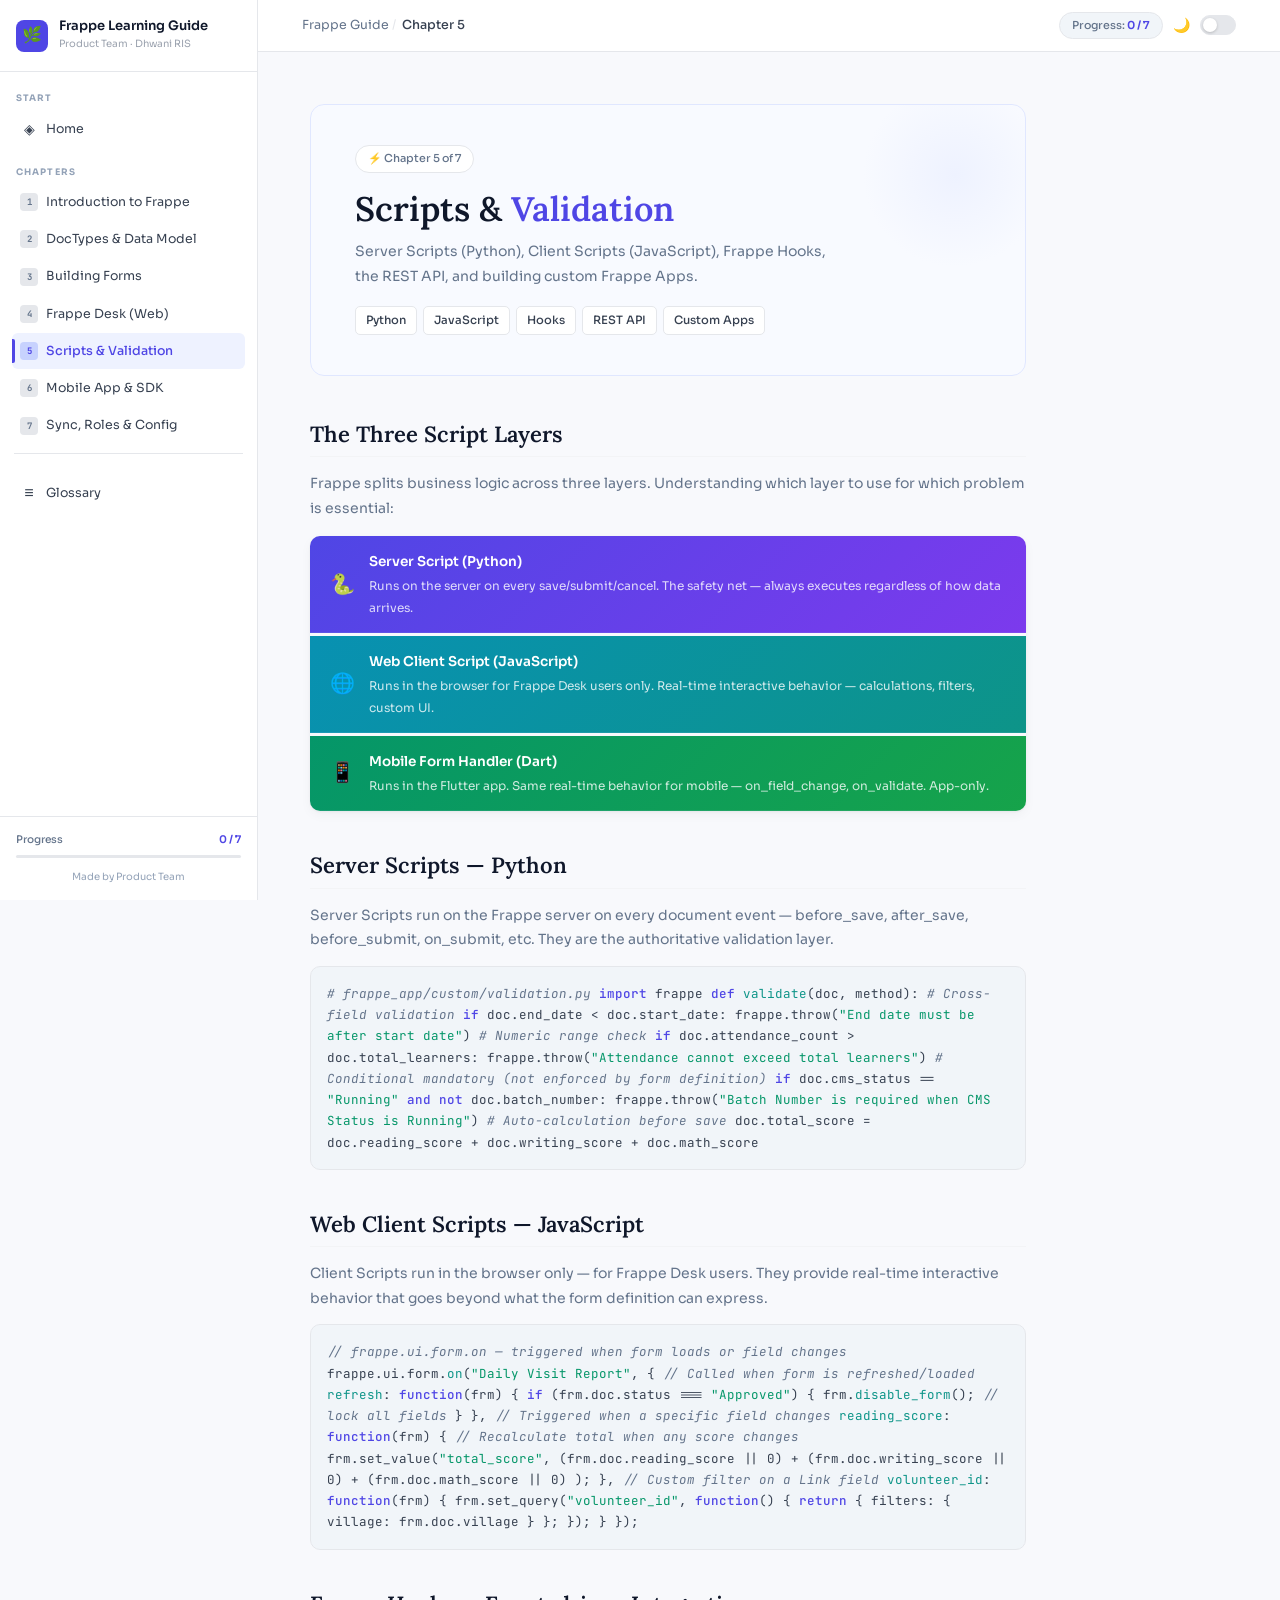
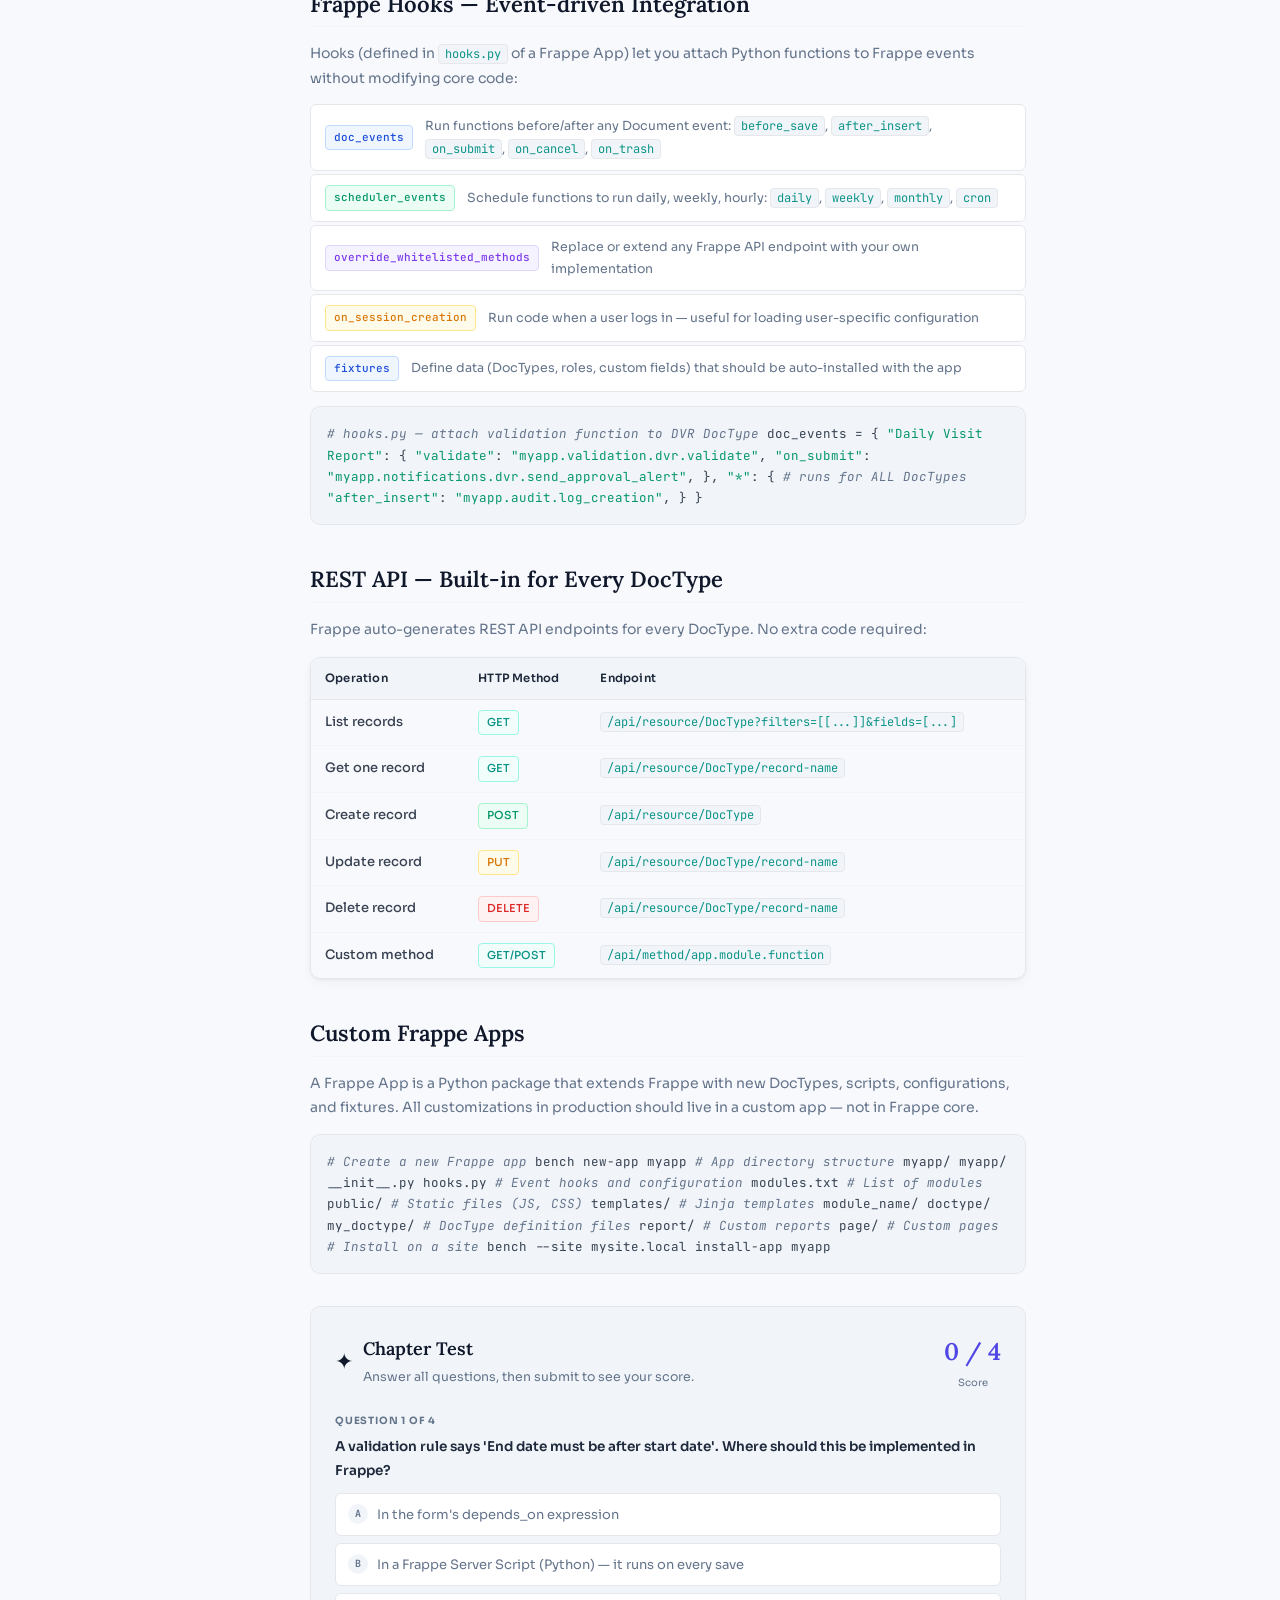
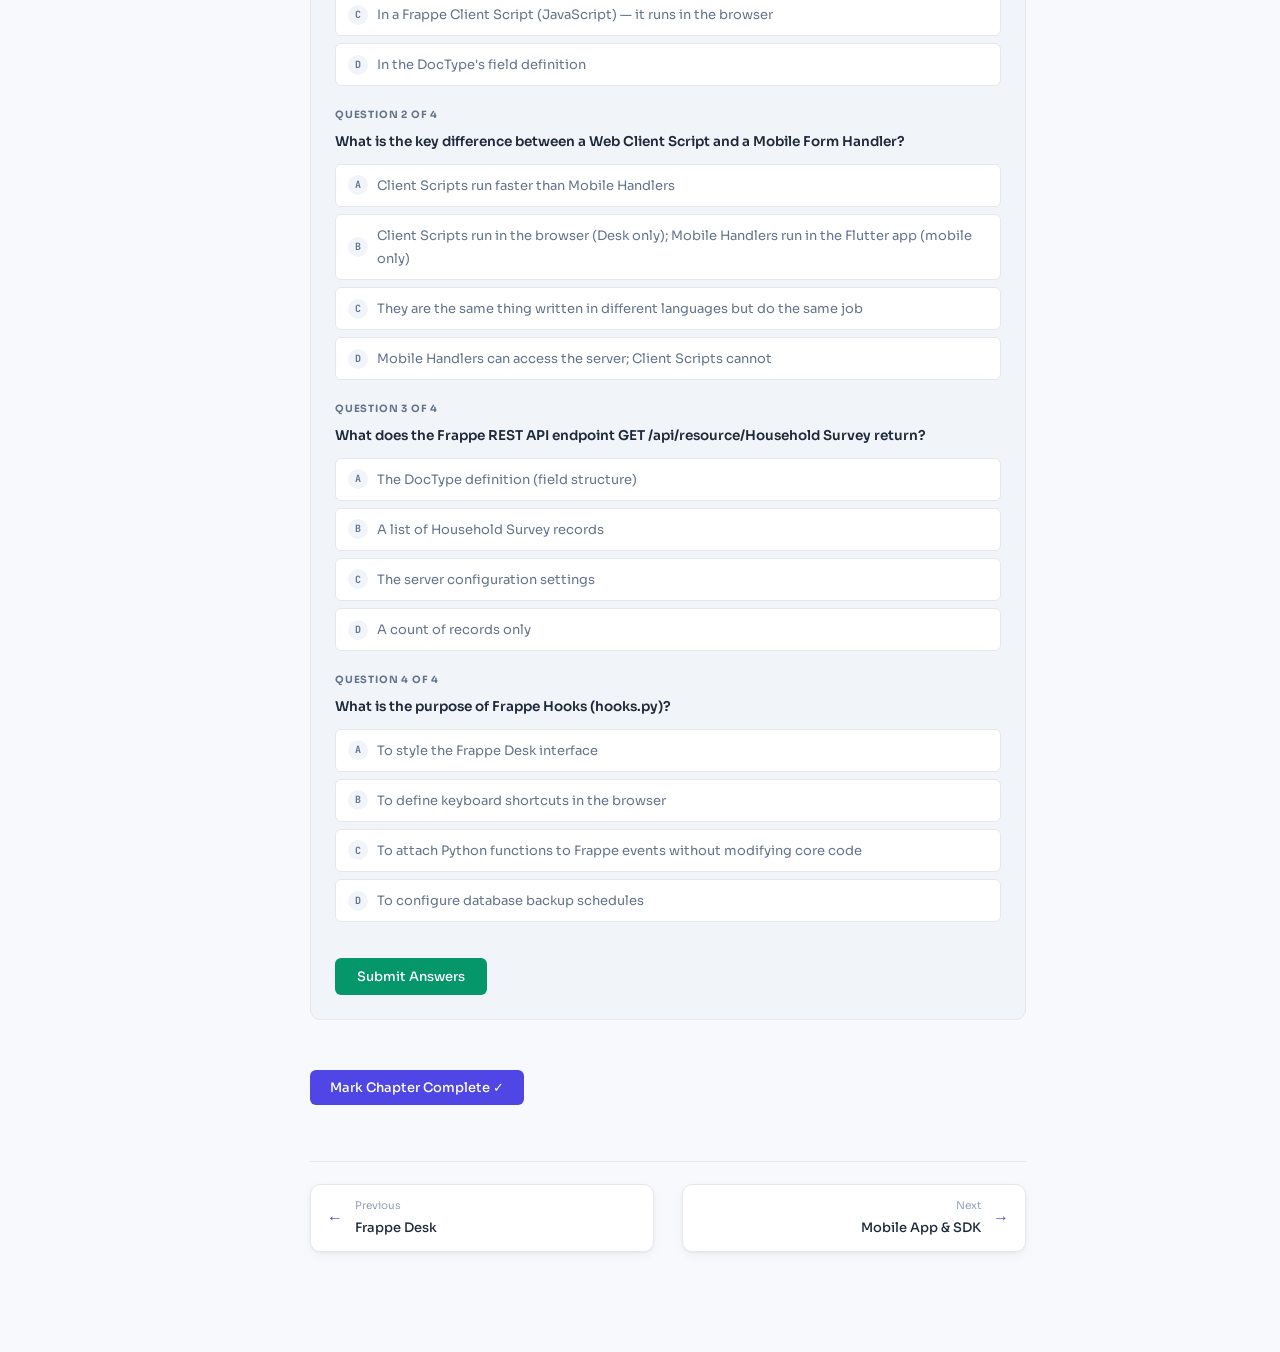
<file: ch5.html>
<!DOCTYPE html>
<html lang="en" data-theme="light">
<head>
<meta charset="UTF-8"><meta name="viewport" content="width=device-width,initial-scale=1">
<title>Scripts & Validation · Frappe Guide</title>
<link rel="stylesheet" href="assets/style.css">
</head>
<body>
<button class="mob-btn" id="mob-btn">☰</button>
<aside class="sb" id="sidebar">
  <a href="index.html" class="sb-logo">
    <div class="sb-mark">🌿</div>
    <div><div class="sb-name">Frappe Learning Guide</div><div class="sb-sub">Product Team · Dhwani RIS</div></div>
  </a>
  <div class="sb-scroll" id="sb-nav"></div>
  <div class="sb-foot">
    <div class="sb-prog-row"><span class="sb-prog-lbl">Progress</span><span class="sb-prog-val" id="sb-pval">0 / 7</span></div>
    <div class="sb-track"><div class="sb-fill" id="sb-fill" style="width:0%"></div></div>
    <div class="sb-credit">Made by Product Team</div>
  </div>
</aside>
<main class="main">
  <div class="topbar">
    <span class="tb-crumb"><a href="index.html">Frappe Guide</a><span class="tb-sep"> / </span></span>
    <span class="tb-cur">Chapter 5</span>
    <div class="tb-right">
      <span class="tb-prog" id="top-prog">Progress: <span>0 / 7</span></span>
      <span class="theme-icon" id="theme-icon">🌙</span>
      <button class="theme-btn" id="theme-toggle" aria-label="Toggle theme"></button>
    </div>
  </div>
  <div class="page">

    <div class="hero">
      <div class="hero-pill">⚡ Chapter 5 of 7</div>
      <h1>Scripts &amp; <em>Validation</em></h1>
      <p>Server Scripts (Python), Client Scripts (JavaScript), Frappe Hooks, the REST API, and building custom Frappe Apps.</p>
      <div class="hero-tags"><span class="hero-tag">Python</span><span class="hero-tag">JavaScript</span><span class="hero-tag">Hooks</span><span class="hero-tag">REST API</span><span class="hero-tag">Custom Apps</span></div>
    </div>

    <h2>The Three Script Layers</h2>
    <p>Frappe splits business logic across three layers. Understanding which layer to use for which problem is essential:</p>
    <div class="stack">
      <div class="stack-layer sl-0"><div class="sl-icon">🐍</div><div><div class="sl-name">Server Script (Python)</div><div class="sl-desc">Runs on the server on every save/submit/cancel. The safety net — always executes regardless of how data arrives.</div></div></div>
      <div class="stack-layer sl-1"><div class="sl-icon">🌐</div><div><div class="sl-name">Web Client Script (JavaScript)</div><div class="sl-desc">Runs in the browser for Frappe Desk users only. Real-time interactive behavior — calculations, filters, custom UI.</div></div></div>
      <div class="stack-layer sl-2"><div class="sl-icon">📱</div><div><div class="sl-name">Mobile Form Handler (Dart)</div><div class="sl-desc">Runs in the Flutter app. Same real-time behavior for mobile — on_field_change, on_validate. App-only.</div></div></div>
    </div>

    <h2>Server Scripts — Python</h2>
    <p>Server Scripts run on the Frappe server on every document event — before_save, after_save, before_submit, on_submit, etc. They are the authoritative validation layer.</p>

    <div class="code-block"><span class="cm"># frappe_app/custom/validation.py</span>
<span class="kw">import</span> frappe

<span class="kw">def</span> <span class="fn">validate</span>(doc, method):
    <span class="cm"># Cross-field validation</span>
    <span class="kw">if</span> doc.end_date &lt; doc.start_date:
        frappe.throw(<span class="st">"End date must be after start date"</span>)

    <span class="cm"># Numeric range check</span>
    <span class="kw">if</span> doc.attendance_count &gt; doc.total_learners:
        frappe.throw(<span class="st">"Attendance cannot exceed total learners"</span>)

    <span class="cm"># Conditional mandatory (not enforced by form definition)</span>
    <span class="kw">if</span> doc.cms_status == <span class="st">"Running"</span> <span class="kw">and</span> <span class="kw">not</span> doc.batch_number:
        frappe.throw(<span class="st">"Batch Number is required when CMS Status is Running"</span>)

    <span class="cm"># Auto-calculation before save</span>
    doc.total_score = doc.reading_score + doc.writing_score + doc.math_score</div>

    <h2>Web Client Scripts — JavaScript</h2>
    <p>Client Scripts run in the browser only — for Frappe Desk users. They provide real-time interactive behavior that goes beyond what the form definition can express.</p>

    <div class="code-block"><span class="cm">// frappe.ui.form.on — triggered when form loads or field changes</span>
frappe.ui.form.<span class="fn">on</span>(<span class="st">"Daily Visit Report"</span>, {

    <span class="cm">// Called when form is refreshed/loaded</span>
    <span class="fn">refresh</span>: <span class="kw">function</span>(frm) {
        <span class="kw">if</span> (frm.doc.status === <span class="st">"Approved"</span>) {
            frm.<span class="fn">disable_form</span>();  <span class="cm">// lock all fields</span>
        }
    },

    <span class="cm">// Triggered when a specific field changes</span>
    <span class="fn">reading_score</span>: <span class="kw">function</span>(frm) {
        <span class="cm">// Recalculate total when any score changes</span>
        frm.set_value(<span class="st">"total_score"</span>,
            (frm.doc.reading_score || 0) +
            (frm.doc.writing_score || 0) +
            (frm.doc.math_score   || 0)
        );
    },

    <span class="cm">// Custom filter on a Link field</span>
    <span class="fn">volunteer_id</span>: <span class="kw">function</span>(frm) {
        frm.set_query(<span class="st">"volunteer_id"</span>, <span class="kw">function</span>() {
            <span class="kw">return</span> { filters: { village: frm.doc.village } };
        });
    }
});</div>

    <h2>Frappe Hooks — Event-driven Integration</h2>
    <p>Hooks (defined in <code>hooks.py</code> of a Frappe App) let you attach Python functions to Frappe events without modifying core code:</p>
    <div class="hook-row">
      <div class="hook-item"><span class="hook-tag ht-b">doc_events</span><div class="hook-desc">Run functions before/after any Document event: <code>before_save</code>, <code>after_insert</code>, <code>on_submit</code>, <code>on_cancel</code>, <code>on_trash</code></div></div>
      <div class="hook-item"><span class="hook-tag ht-g">scheduler_events</span><div class="hook-desc">Schedule functions to run daily, weekly, hourly: <code>daily</code>, <code>weekly</code>, <code>monthly</code>, <code>cron</code></div></div>
      <div class="hook-item"><span class="hook-tag ht-p">override_whitelisted_methods</span><div class="hook-desc">Replace or extend any Frappe API endpoint with your own implementation</div></div>
      <div class="hook-item"><span class="hook-tag ht-a">on_session_creation</span><div class="hook-desc">Run code when a user logs in — useful for loading user-specific configuration</div></div>
      <div class="hook-item"><span class="hook-tag ht-b">fixtures</span><div class="hook-desc">Define data (DocTypes, roles, custom fields) that should be auto-installed with the app</div></div>
    </div>

    <div class="code-block"><span class="cm"># hooks.py — attach validation function to DVR DocType</span>
doc_events = {
    <span class="st">"Daily Visit Report"</span>: {
        <span class="st">"validate"</span>: <span class="st">"myapp.validation.dvr.validate"</span>,
        <span class="st">"on_submit"</span>: <span class="st">"myapp.notifications.dvr.send_approval_alert"</span>,
    },
    <span class="st">"*"</span>: {  <span class="cm"># runs for ALL DocTypes</span>
        <span class="st">"after_insert"</span>: <span class="st">"myapp.audit.log_creation"</span>,
    }
}</div>

    <h2>REST API — Built-in for Every DocType</h2>
    <p>Frappe auto-generates REST API endpoints for every DocType. No extra code required:</p>
    <div class="tbl"><table>
      <thead><tr><th>Operation</th><th>HTTP Method</th><th>Endpoint</th></tr></thead>
      <tbody>
        <tr><td>List records</td><td><span class="badge ba-t">GET</span></td><td><code>/api/resource/DocType?filters=[[...]]&fields=[...]</code></td></tr>
        <tr><td>Get one record</td><td><span class="badge ba-t">GET</span></td><td><code>/api/resource/DocType/record-name</code></td></tr>
        <tr><td>Create record</td><td><span class="badge ba-g">POST</span></td><td><code>/api/resource/DocType</code></td></tr>
        <tr><td>Update record</td><td><span class="badge ba-m">PUT</span></td><td><code>/api/resource/DocType/record-name</code></td></tr>
        <tr><td>Delete record</td><td><span class="badge ba-r">DELETE</span></td><td><code>/api/resource/DocType/record-name</code></td></tr>
        <tr><td>Custom method</td><td><span class="badge ba-t">GET/POST</span></td><td><code>/api/method/app.module.function</code></td></tr>
      </tbody>
    </table></div>

    <h2>Custom Frappe Apps</h2>
    <p>A Frappe App is a Python package that extends Frappe with new DocTypes, scripts, configurations, and fixtures. All customizations in production should live in a custom app — not in Frappe core.</p>
    <div class="code-block"><span class="cm"># Create a new Frappe app</span>
bench new-app myapp

<span class="cm"># App directory structure</span>
myapp/
  myapp/
    __init__.py
    hooks.py          <span class="cm"># Event hooks and configuration</span>
    modules.txt       <span class="cm"># List of modules</span>
    public/           <span class="cm"># Static files (JS, CSS)</span>
    templates/        <span class="cm"># Jinja templates</span>
    module_name/
      doctype/
        my_doctype/   <span class="cm"># DocType definition files</span>
      report/         <span class="cm"># Custom reports</span>
      page/           <span class="cm"># Custom pages</span>

<span class="cm"># Install on a site</span>
bench --site mysite.local install-app myapp</div>

    <div class="quiz">
      <div class="quiz-header">
        <span class="qh-icon">✦</span>
        <div><h3>Chapter Test</h3><p>Answer all questions, then submit to see your score.</p></div>
        <div class="quiz-score"><div class="qs-val">0 / 4</div><div class="qs-lbl">Score</div></div>
      </div><div class="quiz-q"><div class="quiz-q-num">Question 1 of 4</div><p>A validation rule says 'End date must be after start date'. Where should this be implemented in Frappe?</p><div class="quiz-opts"><div class="quiz-opt" data-correct="false"><span class="opt-l">A</span>In the form's depends_on expression</div><div class="quiz-opt" data-correct="true"><span class="opt-l">B</span>In a Frappe Server Script (Python) — it runs on every save</div><div class="quiz-opt" data-correct="false"><span class="opt-l">C</span>In a Frappe Client Script (JavaScript) — it runs in the browser</div><div class="quiz-opt" data-correct="false"><span class="opt-l">D</span>In the DocType's field definition</div></div><div class="quiz-fb ok">✓ Correct! Cross-field validation should be in a Server Script — it runs on every save regardless of how data arrives.</div><div class="quiz-fb bad">✗ Cross-field validation belongs in a Server Script. Client Scripts only run in the browser — they don't protect against API submissions.</div></div><div class="quiz-q"><div class="quiz-q-num">Question 2 of 4</div><p>What is the key difference between a Web Client Script and a Mobile Form Handler?</p><div class="quiz-opts"><div class="quiz-opt" data-correct="false"><span class="opt-l">A</span>Client Scripts run faster than Mobile Handlers</div><div class="quiz-opt" data-correct="true"><span class="opt-l">B</span>Client Scripts run in the browser (Desk only); Mobile Handlers run in the Flutter app (mobile only)</div><div class="quiz-opt" data-correct="false"><span class="opt-l">C</span>They are the same thing written in different languages but do the same job</div><div class="quiz-opt" data-correct="false"><span class="opt-l">D</span>Mobile Handlers can access the server; Client Scripts cannot</div></div><div class="quiz-fb ok">✓ Correct! Client Scripts are browser-only (Frappe Desk). Mobile Handlers are app-only (Flutter). Both provide real-time behavior on their platform.</div><div class="quiz-fb bad">✗ Web Client Script = browser/Desk only. Mobile Form Handler = Flutter app only. Different platforms, similar purpose.</div></div><div class="quiz-q"><div class="quiz-q-num">Question 3 of 4</div><p>What does the Frappe REST API endpoint GET /api/resource/Household Survey return?</p><div class="quiz-opts"><div class="quiz-opt" data-correct="false"><span class="opt-l">A</span>The DocType definition (field structure)</div><div class="quiz-opt" data-correct="true"><span class="opt-l">B</span>A list of Household Survey records</div><div class="quiz-opt" data-correct="false"><span class="opt-l">C</span>The server configuration settings</div><div class="quiz-opt" data-correct="false"><span class="opt-l">D</span>A count of records only</div></div><div class="quiz-fb ok">✓ Correct! /api/resource/DocType lists records of that DocType, with optional filters and field selection.</div><div class="quiz-fb bad">✗ /api/resource/DocType returns a list of records. Add ?filters= and ?fields= to refine the query.</div></div><div class="quiz-q"><div class="quiz-q-num">Question 4 of 4</div><p>What is the purpose of Frappe Hooks (hooks.py)?</p><div class="quiz-opts"><div class="quiz-opt" data-correct="false"><span class="opt-l">A</span>To style the Frappe Desk interface</div><div class="quiz-opt" data-correct="false"><span class="opt-l">B</span>To define keyboard shortcuts in the browser</div><div class="quiz-opt" data-correct="true"><span class="opt-l">C</span>To attach Python functions to Frappe events without modifying core code</div><div class="quiz-opt" data-correct="false"><span class="opt-l">D</span>To configure database backup schedules</div></div><div class="quiz-fb ok">✓ Correct! Hooks attach your functions to Frappe events (before_save, on_submit, etc.) in a non-intrusive way.</div><div class="quiz-fb bad">✗ hooks.py connects your app's functions to Frappe's event system — the correct way to extend Frappe without modifying core.</div></div><button class="quiz-submit" disabled>Submit Answers</button>
      <div class="quiz-result"><div class="qr-score">0 / 0</div><div class="qr-msg"></div></div>
    </div>
    <button class="done-btn" id="done-btn">Mark Chapter Complete ✓</button>
    <div class="page-nav"><a href="ch4.html" class="pn-btn"><span class="pn-arr">←</span><div><div class="pn-lbl">Previous</div><div class="pn-title">Frappe Desk</div></div></a><a href="ch6.html" class="pn-btn next"><span class="pn-arr">→</span><div><div class="pn-lbl">Next</div><div class="pn-title">Mobile App & SDK</div></div></a></div>
  </div>
</main>
<script src="assets/app.js"></script>
<script>init('ch5');</script>
</body></html>
</file>
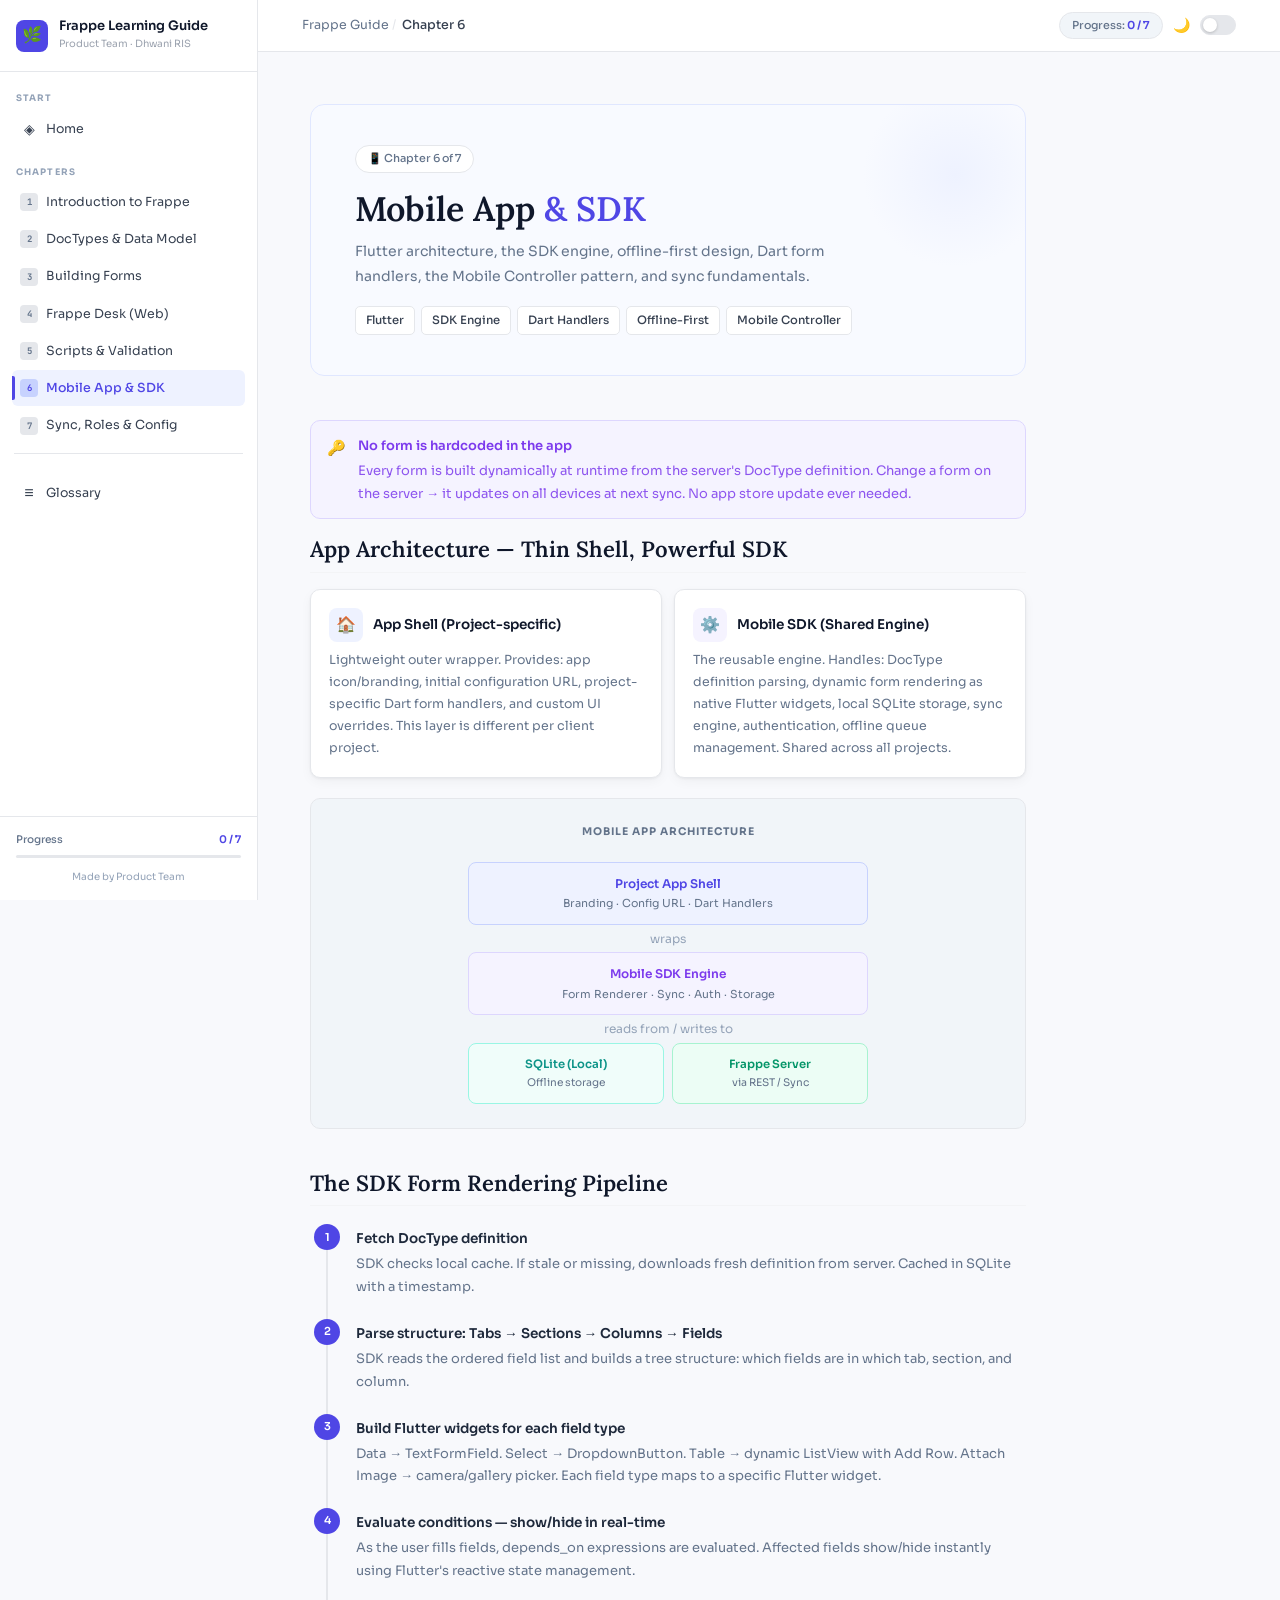
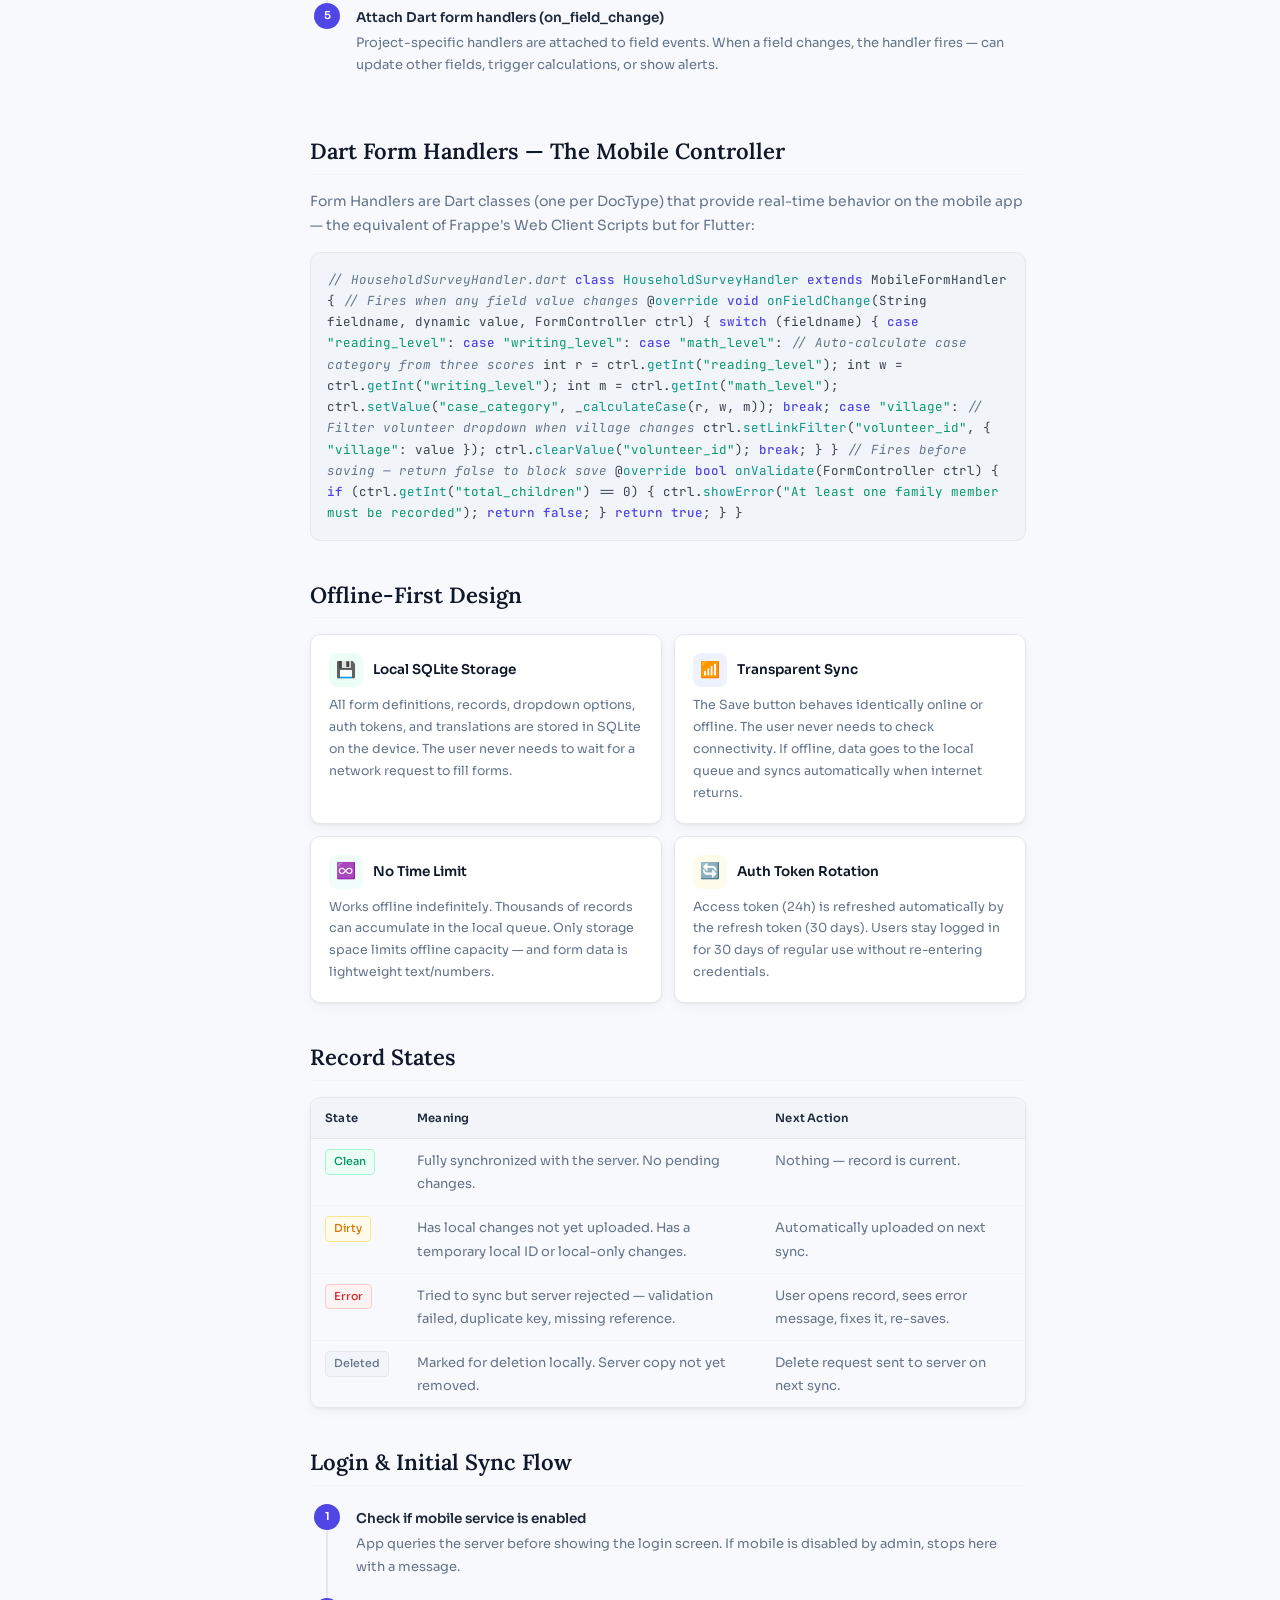
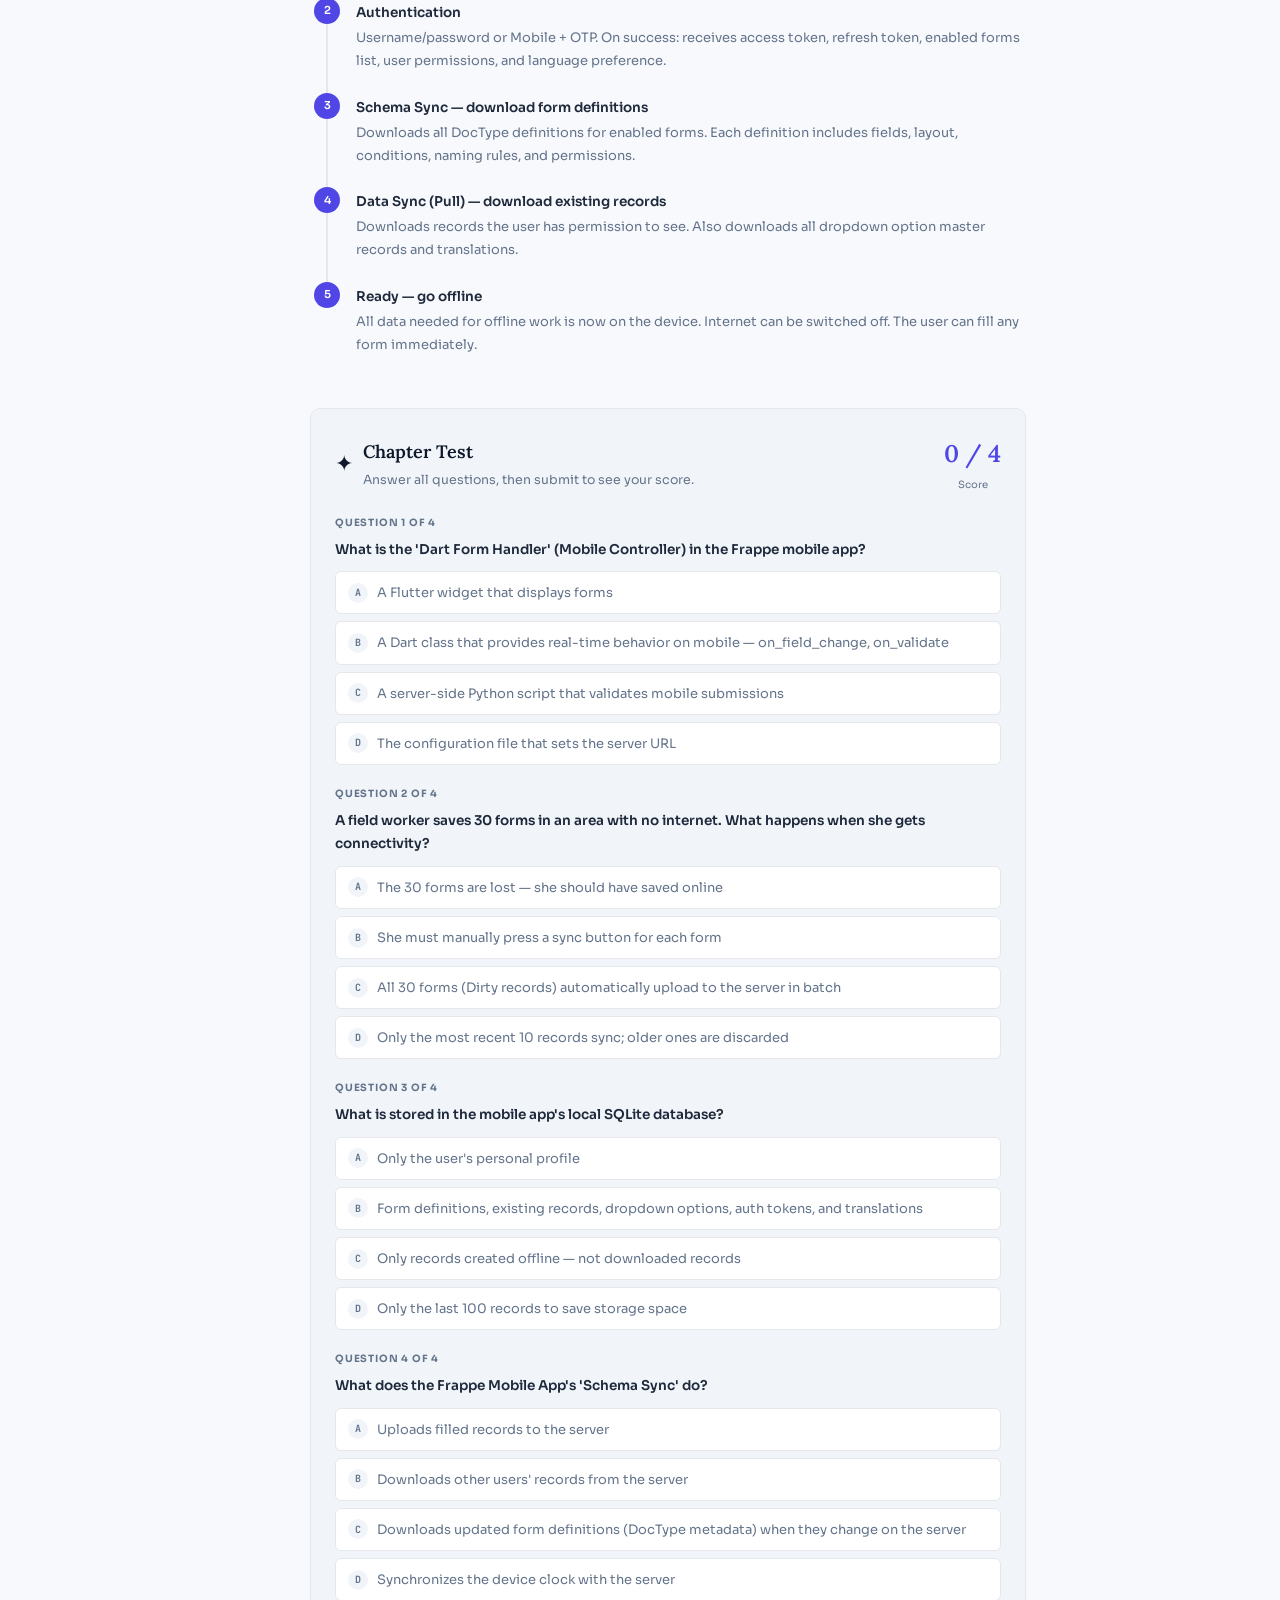
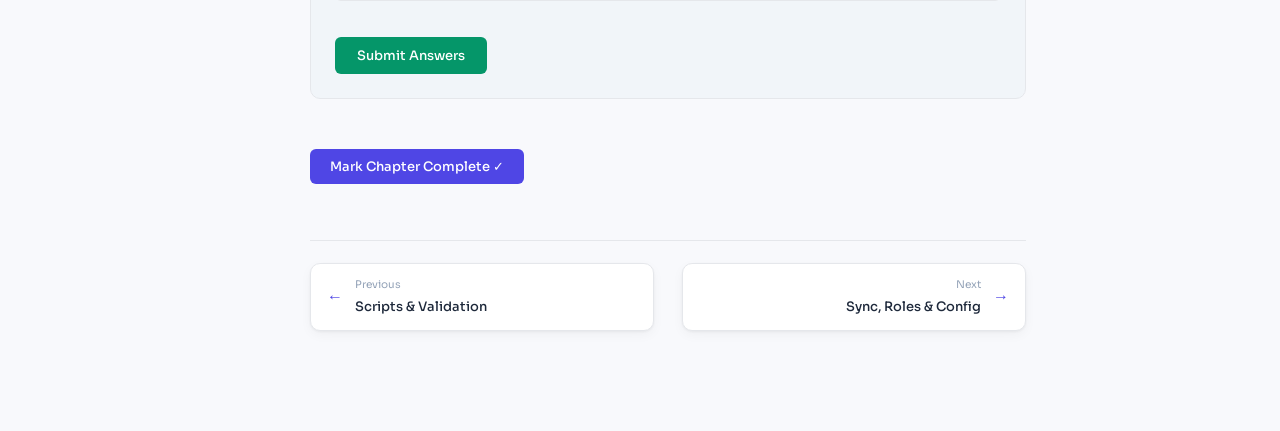
<file: ch6.html>
<!DOCTYPE html>
<html lang="en" data-theme="light">
<head>
<meta charset="UTF-8"><meta name="viewport" content="width=device-width,initial-scale=1">
<title>Mobile App & SDK · Frappe Guide</title>
<link rel="stylesheet" href="assets/style.css">
</head>
<body>
<button class="mob-btn" id="mob-btn">☰</button>
<aside class="sb" id="sidebar">
  <a href="index.html" class="sb-logo">
    <div class="sb-mark">🌿</div>
    <div><div class="sb-name">Frappe Learning Guide</div><div class="sb-sub">Product Team · Dhwani RIS</div></div>
  </a>
  <div class="sb-scroll" id="sb-nav"></div>
  <div class="sb-foot">
    <div class="sb-prog-row"><span class="sb-prog-lbl">Progress</span><span class="sb-prog-val" id="sb-pval">0 / 7</span></div>
    <div class="sb-track"><div class="sb-fill" id="sb-fill" style="width:0%"></div></div>
    <div class="sb-credit">Made by Product Team</div>
  </div>
</aside>
<main class="main">
  <div class="topbar">
    <span class="tb-crumb"><a href="index.html">Frappe Guide</a><span class="tb-sep"> / </span></span>
    <span class="tb-cur">Chapter 6</span>
    <div class="tb-right">
      <span class="tb-prog" id="top-prog">Progress: <span>0 / 7</span></span>
      <span class="theme-icon" id="theme-icon">🌙</span>
      <button class="theme-btn" id="theme-toggle" aria-label="Toggle theme"></button>
    </div>
  </div>
  <div class="page">

    <div class="hero">
      <div class="hero-pill">📱 Chapter 6 of 7</div>
      <h1>Mobile App <em>&amp; SDK</em></h1>
      <p>Flutter architecture, the SDK engine, offline-first design, Dart form handlers, the Mobile Controller pattern, and sync fundamentals.</p>
      <div class="hero-tags"><span class="hero-tag">Flutter</span><span class="hero-tag">SDK Engine</span><span class="hero-tag">Dart Handlers</span><span class="hero-tag">Offline-First</span><span class="hero-tag">Mobile Controller</span></div>
    </div>

    <div class="callout key"><span class="callout-ico">🔑</span><div class="callout-body"><strong>No form is hardcoded in the app</strong><p>Every form is built dynamically at runtime from the server's DocType definition. Change a form on the server → it updates on all devices at next sync. No app store update ever needed.</p></div></div>

    <h2>App Architecture — Thin Shell, Powerful SDK</h2>
    <div class="cards">
      <div class="card"><div class="ch"><div class="ci ci-a">🏠</div><div class="ct">App Shell (Project-specific)</div></div><p>Lightweight outer wrapper. Provides: app icon/branding, initial configuration URL, project-specific Dart form handlers, and custom UI overrides. This layer is different per client project.</p></div>
      <div class="card"><div class="ch"><div class="ci ci-p">⚙️</div><div class="ct">Mobile SDK (Shared Engine)</div></div><p>The reusable engine. Handles: DocType definition parsing, dynamic form rendering as native Flutter widgets, local SQLite storage, sync engine, authentication, offline queue management. Shared across all projects.</p></div>
    </div>

    <div class="diagram">
      <div class="diagram-title">Mobile App Architecture</div>
      <div style="display:flex;flex-direction:column;align-items:center;gap:3px;max-width:400px;margin:0 auto">
        <div style="background:var(--accent-light);border:1.5px solid var(--accent-mid);border-radius:8px;padding:10px 20px;text-align:center;width:100%">
          <div style="font-size:12px;font-weight:600;color:var(--accent)">Project App Shell</div>
          <div style="font-size:11px;color:var(--muted)">Branding · Config URL · Dart Handlers</div>
        </div>
        <div style="font-size:12px;color:var(--light)">wraps</div>
        <div style="background:var(--purple-bg);border:1.5px solid var(--purple-border);border-radius:8px;padding:10px 20px;text-align:center;width:100%">
          <div style="font-size:12px;font-weight:600;color:var(--purple)">Mobile SDK Engine</div>
          <div style="font-size:11px;color:var(--muted)">Form Renderer · Sync · Auth · Storage</div>
        </div>
        <div style="font-size:12px;color:var(--light)">reads from / writes to</div>
        <div style="display:flex;gap:8px;width:100%">
          <div style="flex:1;background:var(--teal-bg);border:1.5px solid var(--teal-border);border-radius:8px;padding:10px;text-align:center">
            <div style="font-size:11.5px;font-weight:600;color:var(--teal)">SQLite (Local)</div>
            <div style="font-size:10.5px;color:var(--muted)">Offline storage</div>
          </div>
          <div style="flex:1;background:var(--green-bg);border:1.5px solid var(--green-border);border-radius:8px;padding:10px;text-align:center">
            <div style="font-size:11.5px;font-weight:600;color:var(--green)">Frappe Server</div>
            <div style="font-size:10.5px;color:var(--muted)">via REST / Sync</div>
          </div>
        </div>
      </div>
    </div>

    <h2>The SDK Form Rendering Pipeline</h2>
    <div class="flow">
      <div class="flow-step"><div class="flow-col"><div class="flow-dot">1</div><div class="flow-line"></div></div><div class="flow-content"><h4>Fetch DocType definition</h4><p>SDK checks local cache. If stale or missing, downloads fresh definition from server. Cached in SQLite with a timestamp.</p></div></div>
      <div class="flow-step"><div class="flow-col"><div class="flow-dot">2</div><div class="flow-line"></div></div><div class="flow-content"><h4>Parse structure: Tabs → Sections → Columns → Fields</h4><p>SDK reads the ordered field list and builds a tree structure: which fields are in which tab, section, and column.</p></div></div>
      <div class="flow-step"><div class="flow-col"><div class="flow-dot">3</div><div class="flow-line"></div></div><div class="flow-content"><h4>Build Flutter widgets for each field type</h4><p>Data → TextFormField. Select → DropdownButton. Table → dynamic ListView with Add Row. Attach Image → camera/gallery picker. Each field type maps to a specific Flutter widget.</p></div></div>
      <div class="flow-step"><div class="flow-col"><div class="flow-dot">4</div><div class="flow-line"></div></div><div class="flow-content"><h4>Evaluate conditions — show/hide in real-time</h4><p>As the user fills fields, depends_on expressions are evaluated. Affected fields show/hide instantly using Flutter's reactive state management.</p></div></div>
      <div class="flow-step"><div class="flow-col"><div class="flow-dot">5</div><div class="flow-line"></div></div><div class="flow-content"><h4>Attach Dart form handlers (on_field_change)</h4><p>Project-specific handlers are attached to field events. When a field changes, the handler fires — can update other fields, trigger calculations, or show alerts.</p></div></div>
    </div>

    <h2>Dart Form Handlers — The Mobile Controller</h2>
    <p>Form Handlers are Dart classes (one per DocType) that provide real-time behavior on the mobile app — the equivalent of Frappe's Web Client Scripts but for Flutter:</p>

    <div class="code-block"><span class="cm">// HouseholdSurveyHandler.dart</span>
<span class="kw">class</span> <span class="fn">HouseholdSurveyHandler</span> <span class="kw">extends</span> MobileFormHandler {

  <span class="cm">// Fires when any field value changes</span>
  @<span class="fn">override</span>
  <span class="kw">void</span> <span class="fn">onFieldChange</span>(String fieldname, dynamic value, FormController ctrl) {
    <span class="kw">switch</span> (fieldname) {

      <span class="kw">case</span> <span class="st">"reading_level"</span>:
      <span class="kw">case</span> <span class="st">"writing_level"</span>:
      <span class="kw">case</span> <span class="st">"math_level"</span>:
        <span class="cm">// Auto-calculate case category from three scores</span>
        int r = ctrl.<span class="fn">getInt</span>(<span class="st">"reading_level"</span>);
        int w = ctrl.<span class="fn">getInt</span>(<span class="st">"writing_level"</span>);
        int m = ctrl.<span class="fn">getInt</span>(<span class="st">"math_level"</span>);
        ctrl.<span class="fn">setValue</span>(<span class="st">"case_category"</span>, _<span class="fn">calculateCase</span>(r, w, m));
        <span class="kw">break</span>;

      <span class="kw">case</span> <span class="st">"village"</span>:
        <span class="cm">// Filter volunteer dropdown when village changes</span>
        ctrl.<span class="fn">setLinkFilter</span>(<span class="st">"volunteer_id"</span>, { <span class="st">"village"</span>: value });
        ctrl.<span class="fn">clearValue</span>(<span class="st">"volunteer_id"</span>);
        <span class="kw">break</span>;
    }
  }

  <span class="cm">// Fires before saving — return false to block save</span>
  @<span class="fn">override</span>
  <span class="kw">bool</span> <span class="fn">onValidate</span>(FormController ctrl) {
    <span class="kw">if</span> (ctrl.<span class="fn">getInt</span>(<span class="st">"total_children"</span>) == 0) {
      ctrl.<span class="fn">showError</span>(<span class="st">"At least one family member must be recorded"</span>);
      <span class="kw">return false</span>;
    }
    <span class="kw">return true</span>;
  }
}</div>

    <h2>Offline-First Design</h2>
    <div class="cards">
      <div class="card"><div class="ch"><div class="ci ci-g">💾</div><div class="ct">Local SQLite Storage</div></div><p>All form definitions, records, dropdown options, auth tokens, and translations are stored in SQLite on the device. The user never needs to wait for a network request to fill forms.</p></div>
      <div class="card"><div class="ch"><div class="ci ci-a">📶</div><div class="ct">Transparent Sync</div></div><p>The Save button behaves identically online or offline. The user never needs to check connectivity. If offline, data goes to the local queue and syncs automatically when internet returns.</p></div>
      <div class="card"><div class="ch"><div class="ci ci-t">♾️</div><div class="ct">No Time Limit</div></div><p>Works offline indefinitely. Thousands of records can accumulate in the local queue. Only storage space limits offline capacity — and form data is lightweight text/numbers.</p></div>
      <div class="card"><div class="ch"><div class="ci ci-m">🔄</div><div class="ct">Auth Token Rotation</div></div><p>Access token (24h) is refreshed automatically by the refresh token (30 days). Users stay logged in for 30 days of regular use without re-entering credentials.</p></div>
    </div>

    <h2>Record States</h2>
    <div class="tbl"><table>
      <thead><tr><th>State</th><th>Meaning</th><th>Next Action</th></tr></thead>
      <tbody>
        <tr><td><span class="badge ba-g">Clean</span></td><td>Fully synchronized with the server. No pending changes.</td><td>Nothing — record is current.</td></tr>
        <tr><td><span class="badge ba-m">Dirty</span></td><td>Has local changes not yet uploaded. Has a temporary local ID or local-only changes.</td><td>Automatically uploaded on next sync.</td></tr>
        <tr><td><span class="badge ba-r">Error</span></td><td>Tried to sync but server rejected — validation failed, duplicate key, missing reference.</td><td>User opens record, sees error message, fixes it, re-saves.</td></tr>
        <tr><td><span class="badge ba-n">Deleted</span></td><td>Marked for deletion locally. Server copy not yet removed.</td><td>Delete request sent to server on next sync.</td></tr>
      </tbody>
    </table></div>

    <h2>Login & Initial Sync Flow</h2>
    <div class="flow">
      <div class="flow-step"><div class="flow-col"><div class="flow-dot">1</div><div class="flow-line"></div></div><div class="flow-content"><h4>Check if mobile service is enabled</h4><p>App queries the server before showing the login screen. If mobile is disabled by admin, stops here with a message.</p></div></div>
      <div class="flow-step"><div class="flow-col"><div class="flow-dot">2</div><div class="flow-line"></div></div><div class="flow-content"><h4>Authentication</h4><p>Username/password or Mobile + OTP. On success: receives access token, refresh token, enabled forms list, user permissions, and language preference.</p></div></div>
      <div class="flow-step"><div class="flow-col"><div class="flow-dot">3</div><div class="flow-line"></div></div><div class="flow-content"><h4>Schema Sync — download form definitions</h4><p>Downloads all DocType definitions for enabled forms. Each definition includes fields, layout, conditions, naming rules, and permissions.</p></div></div>
      <div class="flow-step"><div class="flow-col"><div class="flow-dot">4</div><div class="flow-line"></div></div><div class="flow-content"><h4>Data Sync (Pull) — download existing records</h4><p>Downloads records the user has permission to see. Also downloads all dropdown option master records and translations.</p></div></div>
      <div class="flow-step"><div class="flow-col"><div class="flow-dot">5</div><div class="flow-line"></div></div><div class="flow-content"><h4>Ready — go offline</h4><p>All data needed for offline work is now on the device. Internet can be switched off. The user can fill any form immediately.</p></div></div>
    </div>

    <div class="quiz">
      <div class="quiz-header">
        <span class="qh-icon">✦</span>
        <div><h3>Chapter Test</h3><p>Answer all questions, then submit to see your score.</p></div>
        <div class="quiz-score"><div class="qs-val">0 / 4</div><div class="qs-lbl">Score</div></div>
      </div><div class="quiz-q"><div class="quiz-q-num">Question 1 of 4</div><p>What is the 'Dart Form Handler' (Mobile Controller) in the Frappe mobile app?</p><div class="quiz-opts"><div class="quiz-opt" data-correct="false"><span class="opt-l">A</span>A Flutter widget that displays forms</div><div class="quiz-opt" data-correct="true"><span class="opt-l">B</span>A Dart class that provides real-time behavior on mobile — on_field_change, on_validate</div><div class="quiz-opt" data-correct="false"><span class="opt-l">C</span>A server-side Python script that validates mobile submissions</div><div class="quiz-opt" data-correct="false"><span class="opt-l">D</span>The configuration file that sets the server URL</div></div><div class="quiz-fb ok">✓ Correct! Dart Form Handlers are the mobile equivalent of Frappe Web Client Scripts — real-time field calculations and validation on the app.</div><div class="quiz-fb bad">✗ Form Handlers are Dart classes attached to specific DocTypes providing on_field_change and on_validate events on mobile.</div></div><div class="quiz-q"><div class="quiz-q-num">Question 2 of 4</div><p>A field worker saves 30 forms in an area with no internet. What happens when she gets connectivity?</p><div class="quiz-opts"><div class="quiz-opt" data-correct="false"><span class="opt-l">A</span>The 30 forms are lost — she should have saved online</div><div class="quiz-opt" data-correct="false"><span class="opt-l">B</span>She must manually press a sync button for each form</div><div class="quiz-opt" data-correct="true"><span class="opt-l">C</span>All 30 forms (Dirty records) automatically upload to the server in batch</div><div class="quiz-opt" data-correct="false"><span class="opt-l">D</span>Only the most recent 10 records sync; older ones are discarded</div></div><div class="quiz-fb ok">✓ Correct! Dirty records sync automatically and in batch when internet returns. No manual action needed.</div><div class="quiz-fb bad">✗ All Dirty records sync automatically when internet returns. No data loss, no manual action required.</div></div><div class="quiz-q"><div class="quiz-q-num">Question 3 of 4</div><p>What is stored in the mobile app's local SQLite database?</p><div class="quiz-opts"><div class="quiz-opt" data-correct="false"><span class="opt-l">A</span>Only the user's personal profile</div><div class="quiz-opt" data-correct="true"><span class="opt-l">B</span>Form definitions, existing records, dropdown options, auth tokens, and translations</div><div class="quiz-opt" data-correct="false"><span class="opt-l">C</span>Only records created offline — not downloaded records</div><div class="quiz-opt" data-correct="false"><span class="opt-l">D</span>Only the last 100 records to save storage space</div></div><div class="quiz-fb ok">✓ Correct! Everything needed for offline use is cached: form definitions, records, options, tokens, and translations.</div><div class="quiz-fb bad">✗ SQLite stores everything: form definitions, all visible records, all dropdown options, auth tokens, and translations.</div></div><div class="quiz-q"><div class="quiz-q-num">Question 4 of 4</div><p>What does the Frappe Mobile App's 'Schema Sync' do?</p><div class="quiz-opts"><div class="quiz-opt" data-correct="false"><span class="opt-l">A</span>Uploads filled records to the server</div><div class="quiz-opt" data-correct="false"><span class="opt-l">B</span>Downloads other users' records from the server</div><div class="quiz-opt" data-correct="true"><span class="opt-l">C</span>Downloads updated form definitions (DocType metadata) when they change on the server</div><div class="quiz-opt" data-correct="false"><span class="opt-l">D</span>Synchronizes the device clock with the server</div></div><div class="quiz-fb ok">✓ Correct! Schema Sync keeps form definitions up to date — no app store update needed when forms change.</div><div class="quiz-fb bad">✗ Schema Sync downloads updated DocType definitions. Push Sync uploads records. Pull Sync downloads records.</div></div><button class="quiz-submit" disabled>Submit Answers</button>
      <div class="quiz-result"><div class="qr-score">0 / 0</div><div class="qr-msg"></div></div>
    </div>
    <button class="done-btn" id="done-btn">Mark Chapter Complete ✓</button>
    <div class="page-nav"><a href="ch5.html" class="pn-btn"><span class="pn-arr">←</span><div><div class="pn-lbl">Previous</div><div class="pn-title">Scripts & Validation</div></div></a><a href="ch7.html" class="pn-btn next"><span class="pn-arr">→</span><div><div class="pn-lbl">Next</div><div class="pn-title">Sync, Roles & Config</div></div></a></div>
  </div>
</main>
<script src="assets/app.js"></script>
<script>init('ch6');</script>
</body></html>
</file>
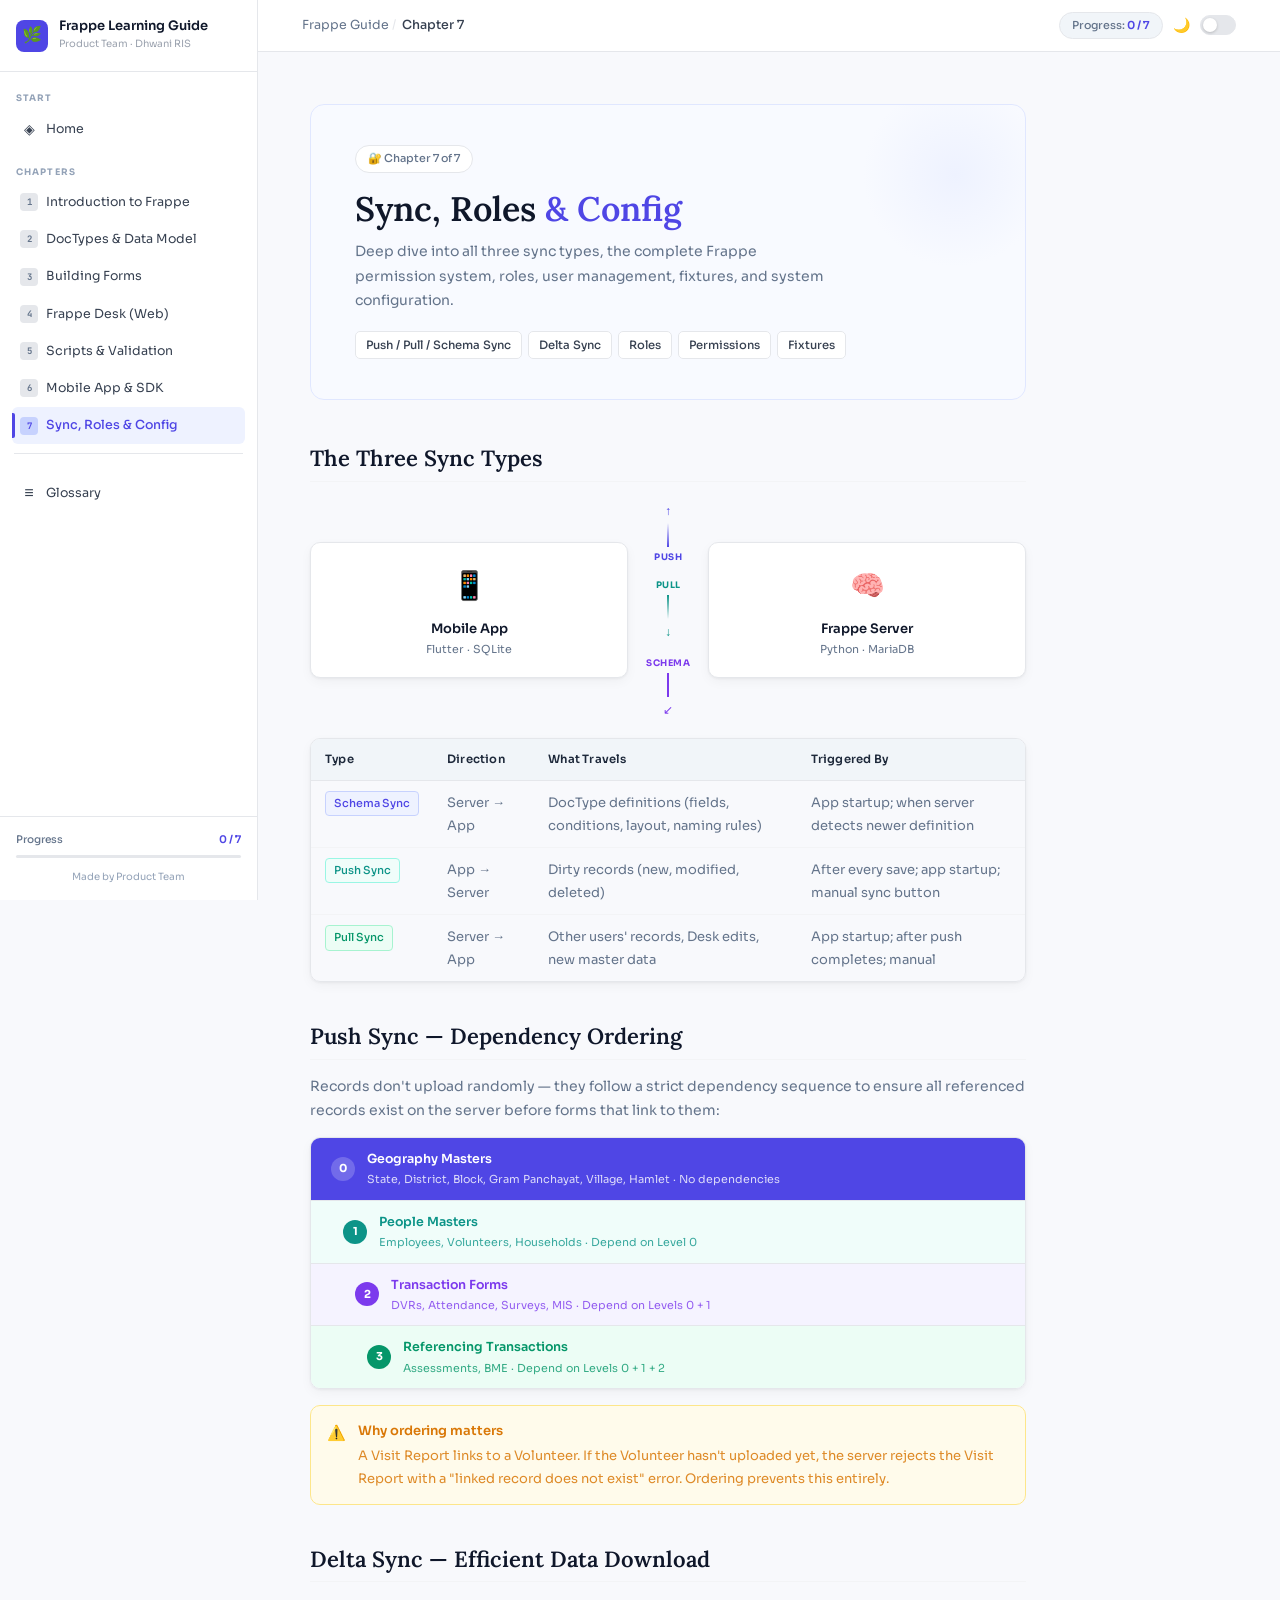
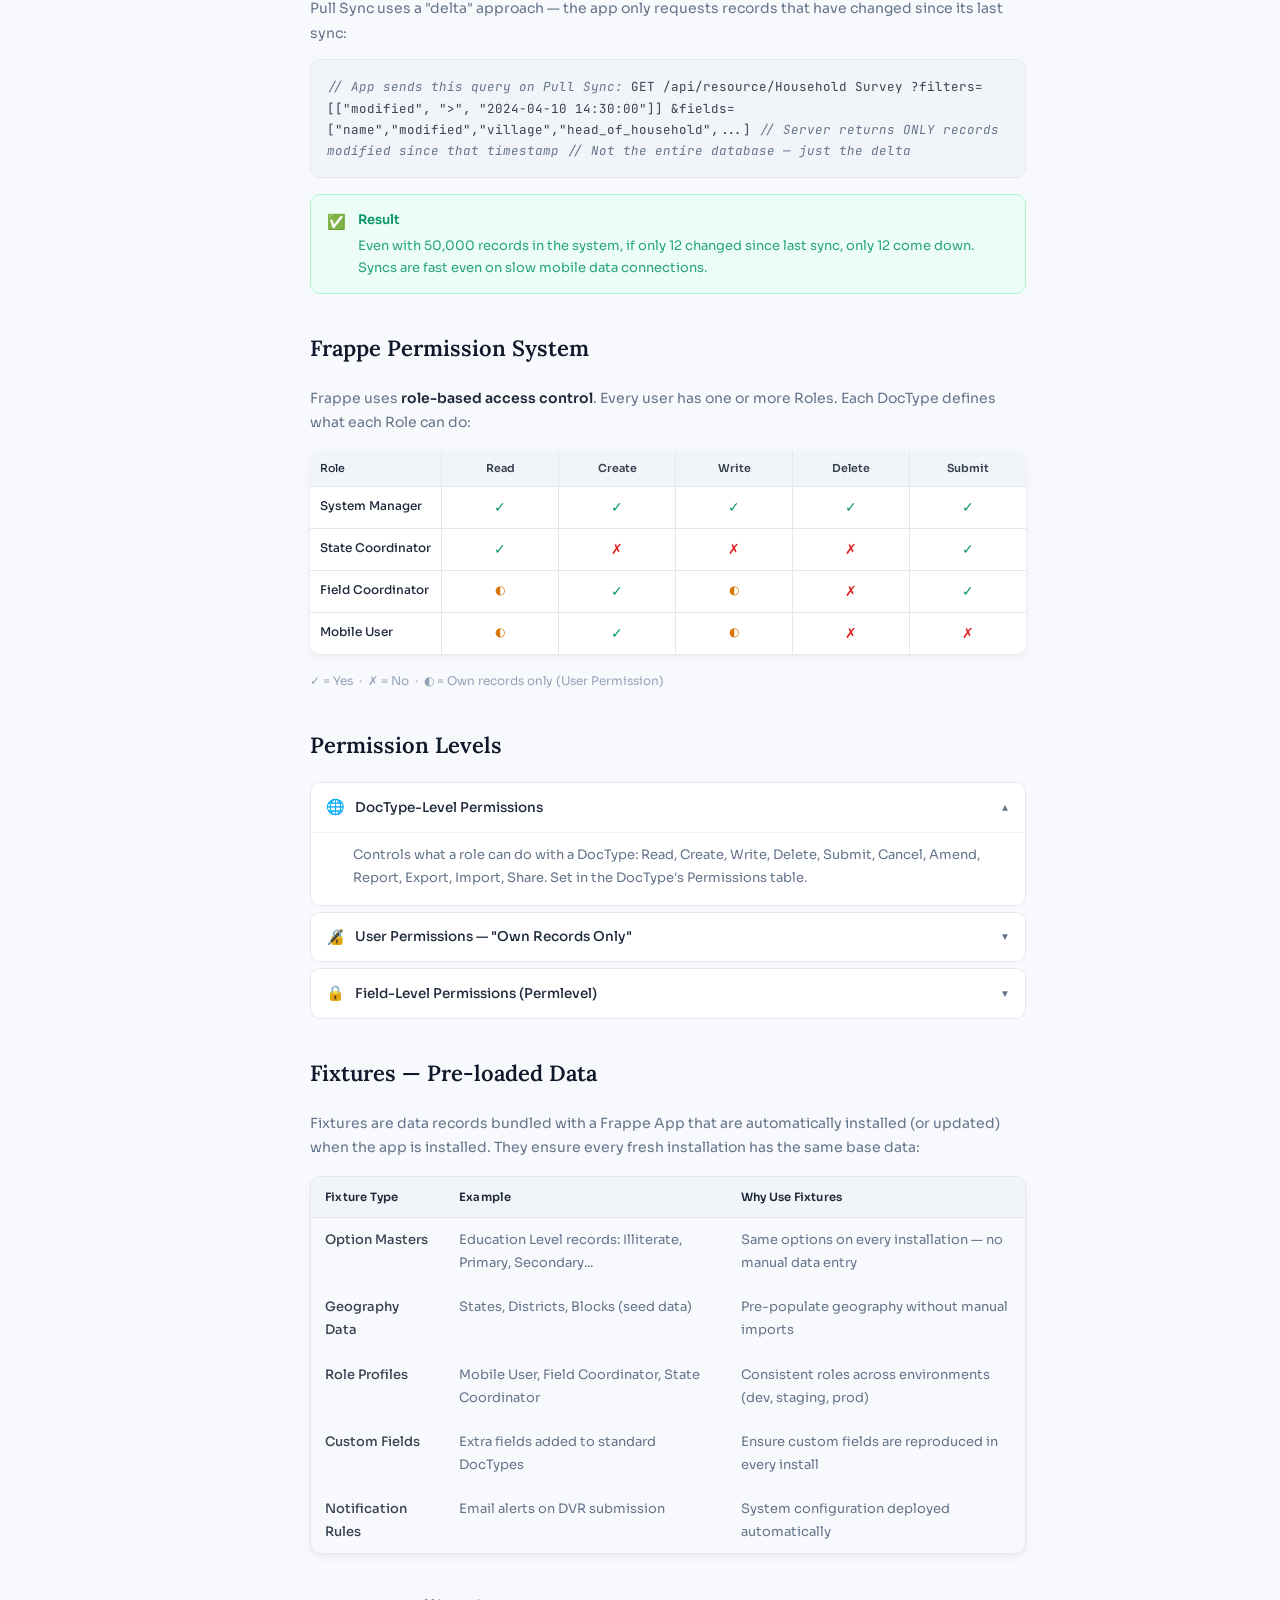
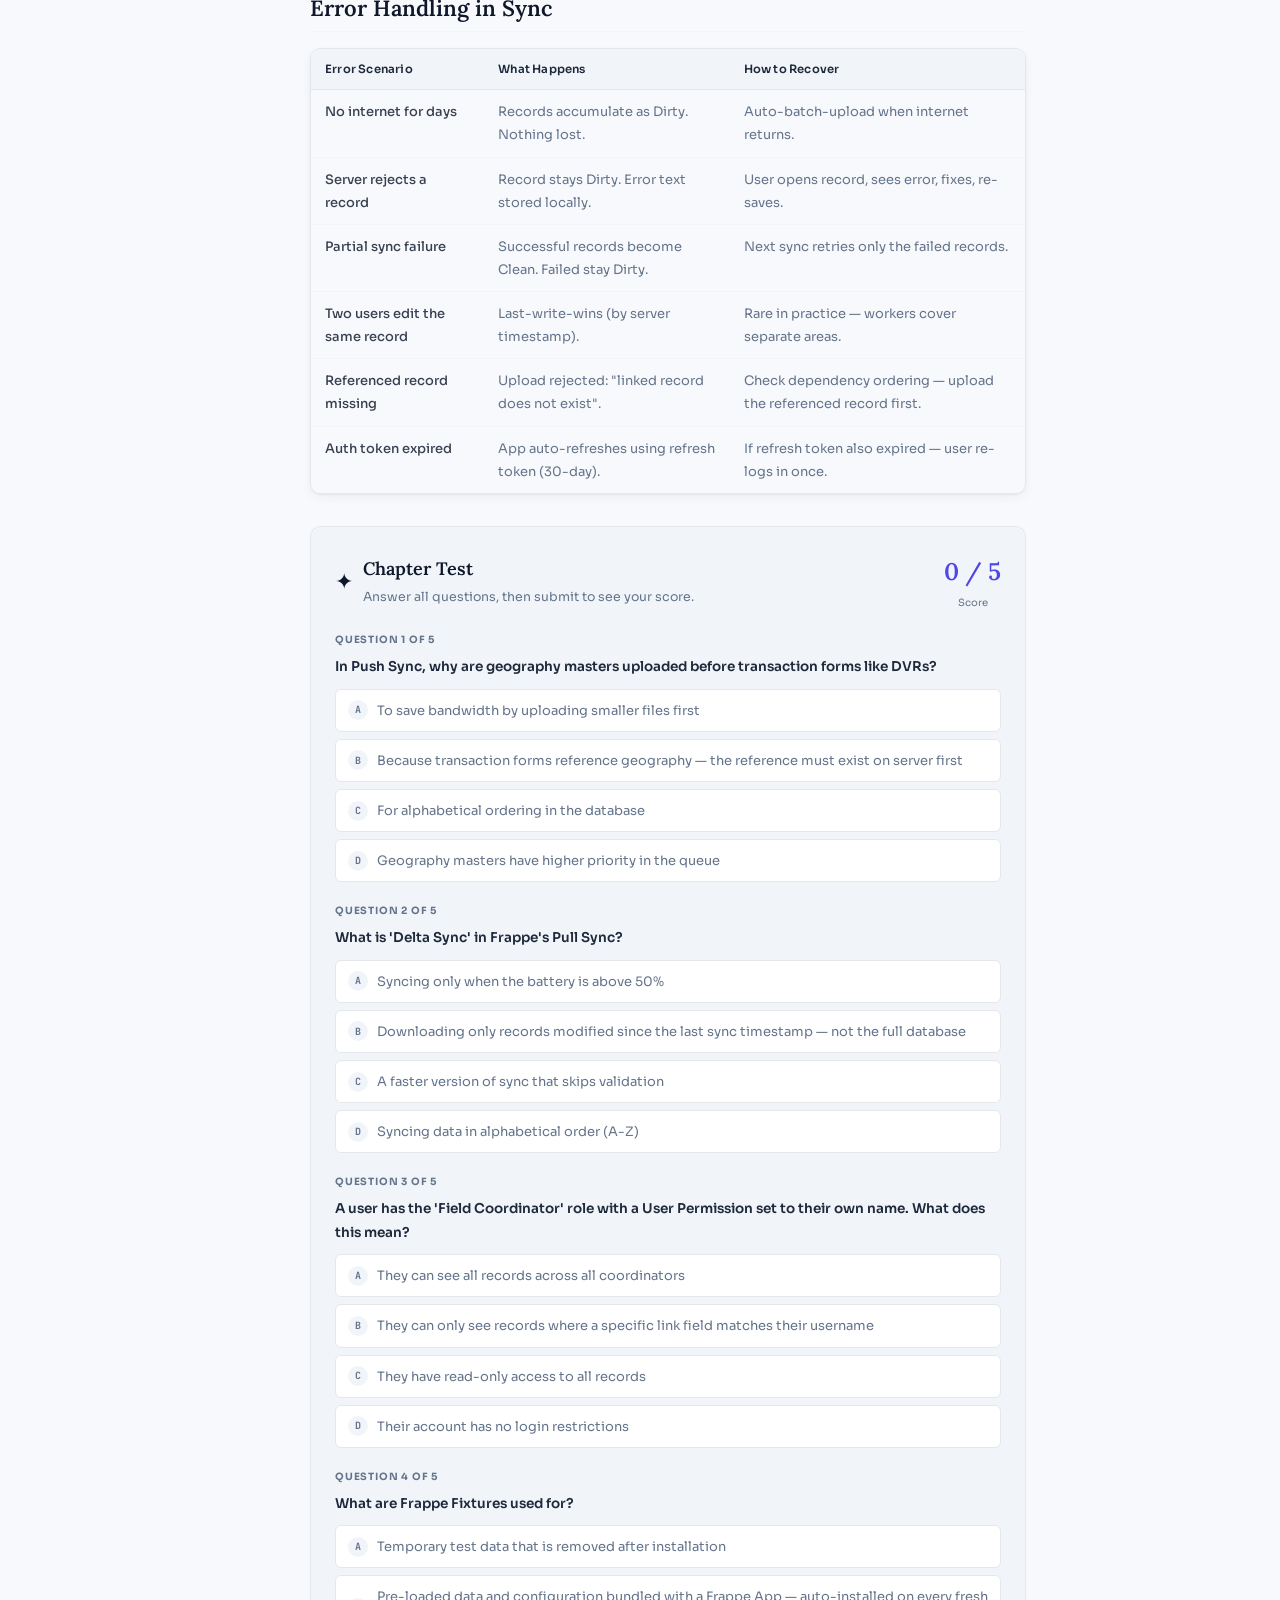
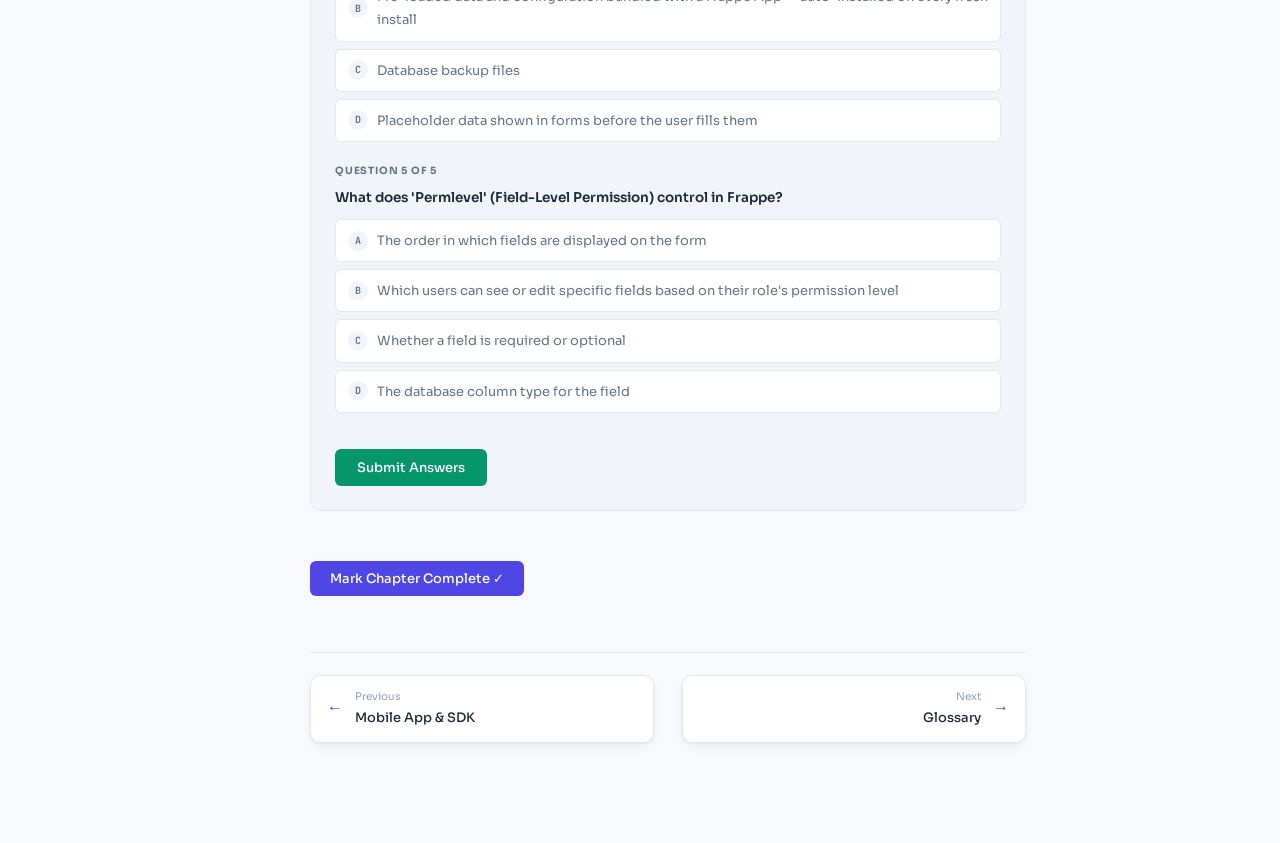
<file: ch7.html>
<!DOCTYPE html>
<html lang="en" data-theme="light">
<head>
<meta charset="UTF-8"><meta name="viewport" content="width=device-width,initial-scale=1">
<title>Sync, Roles & Config · Frappe Guide</title>
<link rel="stylesheet" href="assets/style.css">
</head>
<body>
<button class="mob-btn" id="mob-btn">☰</button>
<aside class="sb" id="sidebar">
  <a href="index.html" class="sb-logo">
    <div class="sb-mark">🌿</div>
    <div><div class="sb-name">Frappe Learning Guide</div><div class="sb-sub">Product Team · Dhwani RIS</div></div>
  </a>
  <div class="sb-scroll" id="sb-nav"></div>
  <div class="sb-foot">
    <div class="sb-prog-row"><span class="sb-prog-lbl">Progress</span><span class="sb-prog-val" id="sb-pval">0 / 7</span></div>
    <div class="sb-track"><div class="sb-fill" id="sb-fill" style="width:0%"></div></div>
    <div class="sb-credit">Made by Product Team</div>
  </div>
</aside>
<main class="main">
  <div class="topbar">
    <span class="tb-crumb"><a href="index.html">Frappe Guide</a><span class="tb-sep"> / </span></span>
    <span class="tb-cur">Chapter 7</span>
    <div class="tb-right">
      <span class="tb-prog" id="top-prog">Progress: <span>0 / 7</span></span>
      <span class="theme-icon" id="theme-icon">🌙</span>
      <button class="theme-btn" id="theme-toggle" aria-label="Toggle theme"></button>
    </div>
  </div>
  <div class="page">

    <div class="hero">
      <div class="hero-pill">🔐 Chapter 7 of 7</div>
      <h1>Sync, Roles <em>&amp; Config</em></h1>
      <p>Deep dive into all three sync types, the complete Frappe permission system, roles, user management, fixtures, and system configuration.</p>
      <div class="hero-tags"><span class="hero-tag">Push / Pull / Schema Sync</span><span class="hero-tag">Delta Sync</span><span class="hero-tag">Roles</span><span class="hero-tag">Permissions</span><span class="hero-tag">Fixtures</span></div>
    </div>

    <h2>The Three Sync Types</h2>
    <div class="sync-visual">
      <div class="sync-box"><div class="sbi">📱</div><div class="sbn">Mobile App</div><div class="sbs">Flutter · SQLite</div></div>
      <div class="sync-arrows">
        <div class="sa"><div class="sa-arrow-up">↑</div><div class="sa-line up"></div><div class="sa-label" style="color:var(--accent)">PUSH</div></div>
        <div class="sa" style="margin-top:4px"><div class="sa-label" style="color:var(--accent-2)">PULL</div><div class="sa-line dn"></div><div class="sa-arrow-dn">↓</div></div>
        <div class="sa" style="margin-top:4px"><div class="sa-label" style="color:var(--purple)">SCHEMA</div><div class="sa-line" style="background:var(--purple);height:24px;width:2px"></div><div style="font-size:12px;color:var(--purple)">↙</div></div>
      </div>
      <div class="sync-box"><div class="sbi">🧠</div><div class="sbn">Frappe Server</div><div class="sbs">Python · MariaDB</div></div>
    </div>

    <div class="tbl"><table>
      <thead><tr><th>Type</th><th>Direction</th><th>What Travels</th><th>Triggered By</th></tr></thead>
      <tbody>
        <tr><td><span class="badge ba-a">Schema Sync</span></td><td>Server → App</td><td>DocType definitions (fields, conditions, layout, naming rules)</td><td>App startup; when server detects newer definition</td></tr>
        <tr><td><span class="badge ba-t">Push Sync</span></td><td>App → Server</td><td>Dirty records (new, modified, deleted)</td><td>After every save; app startup; manual sync button</td></tr>
        <tr><td><span class="badge ba-g">Pull Sync</span></td><td>Server → App</td><td>Other users' records, Desk edits, new master data</td><td>App startup; after push completes; manual</td></tr>
      </tbody>
    </table></div>

    <h2>Push Sync — Dependency Ordering</h2>
    <p>Records don't upload randomly — they follow a strict dependency sequence to ensure all referenced records exist on the server before forms that link to them:</p>
    <div style="border:1px solid var(--border);border-radius:var(--r);overflow:hidden;margin:14px 0;box-shadow:var(--sh)">
      <div style="background:var(--accent);color:white;padding:10px 20px;display:flex;align-items:center;gap:12px"><div style="width:24px;height:24px;background:rgba(255,255,255,.2);border-radius:50%;display:flex;align-items:center;justify-content:center;font-weight:700;font-size:11px">0</div><div><div style="font-size:12.5px;font-weight:600">Geography Masters</div><div style="font-size:11px;opacity:.8">State, District, Block, Gram Panchayat, Village, Hamlet · No dependencies</div></div></div>
      <div style="background:var(--teal-bg);border-top:1px solid var(--border);color:var(--teal);padding:10px 20px 10px 32px;display:flex;align-items:center;gap:12px"><div style="width:24px;height:24px;background:var(--teal);border-radius:50%;display:flex;align-items:center;justify-content:center;font-weight:700;font-size:11px;color:white">1</div><div><div style="font-size:12.5px;font-weight:600">People Masters</div><div style="font-size:11px;opacity:.8">Employees, Volunteers, Households · Depend on Level 0</div></div></div>
      <div style="background:var(--purple-bg);border-top:1px solid var(--border);color:var(--purple);padding:10px 20px 10px 44px;display:flex;align-items:center;gap:12px"><div style="width:24px;height:24px;background:var(--purple);border-radius:50%;display:flex;align-items:center;justify-content:center;font-weight:700;font-size:11px;color:white">2</div><div><div style="font-size:12.5px;font-weight:600">Transaction Forms</div><div style="font-size:11px;opacity:.8">DVRs, Attendance, Surveys, MIS · Depend on Levels 0 + 1</div></div></div>
      <div style="background:var(--green-bg);border-top:1px solid var(--border);color:var(--green);padding:10px 20px 10px 56px;display:flex;align-items:center;gap:12px"><div style="width:24px;height:24px;background:var(--green);border-radius:50%;display:flex;align-items:center;justify-content:center;font-weight:700;font-size:11px;color:white">3</div><div><div style="font-size:12.5px;font-weight:600">Referencing Transactions</div><div style="font-size:11px;opacity:.8">Assessments, BME · Depend on Levels 0 + 1 + 2</div></div></div>
    </div>
    <div class="callout warn"><span class="callout-ico">⚠️</span><div class="callout-body"><strong>Why ordering matters</strong><p>A Visit Report links to a Volunteer. If the Volunteer hasn't uploaded yet, the server rejects the Visit Report with a "linked record does not exist" error. Ordering prevents this entirely.</p></div></div>

    <h2>Delta Sync — Efficient Data Download</h2>
    <p>Pull Sync uses a "delta" approach — the app only requests records that have changed since its last sync:</p>
    <div class="code-block"><span class="cm">// App sends this query on Pull Sync:</span>
GET /api/resource/Household Survey
  ?filters=[["modified", ">", "2024-04-10 14:30:00"]]
  &fields=["name","modified","village","head_of_household",...]

<span class="cm">// Server returns ONLY records modified since that timestamp
// Not the entire database — just the delta</span></div>
    <div class="callout tip"><span class="callout-ico">✅</span><div class="callout-body"><strong>Result</strong><p>Even with 50,000 records in the system, if only 12 changed since last sync, only 12 come down. Syncs are fast even on slow mobile data connections.</p></div></div>

    <h2>Frappe Permission System</h2>
    <p>Frappe uses <strong>role-based access control</strong>. Every user has one or more Roles. Each DocType defines what each Role can do:</p>
    <div class="perm-grid">
      <div class="perm-cell hdr row-hdr">Role</div>
      <div class="perm-cell hdr">Read</div>
      <div class="perm-cell hdr">Create</div>
      <div class="perm-cell hdr">Write</div>
      <div class="perm-cell hdr">Delete</div>
      <div class="perm-cell hdr">Submit</div>
      <div class="perm-cell row-hdr">System Manager</div>
      <div class="perm-cell"><span class="tick">✓</span></div>
      <div class="perm-cell"><span class="tick">✓</span></div>
      <div class="perm-cell"><span class="tick">✓</span></div>
      <div class="perm-cell"><span class="tick">✓</span></div>
      <div class="perm-cell"><span class="tick">✓</span></div>
      <div class="perm-cell row-hdr">State Coordinator</div>
      <div class="perm-cell"><span class="tick">✓</span></div>
      <div class="perm-cell"><span class="cross">✗</span></div>
      <div class="perm-cell"><span class="cross">✗</span></div>
      <div class="perm-cell"><span class="cross">✗</span></div>
      <div class="perm-cell"><span class="tick">✓</span></div>
      <div class="perm-cell row-hdr">Field Coordinator</div>
      <div class="perm-cell"><span class="part">◐</span></div>
      <div class="perm-cell"><span class="tick">✓</span></div>
      <div class="perm-cell"><span class="part">◐</span></div>
      <div class="perm-cell"><span class="cross">✗</span></div>
      <div class="perm-cell"><span class="tick">✓</span></div>
      <div class="perm-cell row-hdr">Mobile User</div>
      <div class="perm-cell"><span class="part">◐</span></div>
      <div class="perm-cell"><span class="tick">✓</span></div>
      <div class="perm-cell"><span class="part">◐</span></div>
      <div class="perm-cell"><span class="cross">✗</span></div>
      <div class="perm-cell"><span class="cross">✗</span></div>
    </div>
    <p style="font-size:12px;color:var(--light)">✓ = Yes &nbsp;·&nbsp; ✗ = No &nbsp;·&nbsp; ◐ = Own records only (User Permission)</p>

    <h2>Permission Levels</h2>
    <div class="acc-item open"><div class="acc-hdr"><span class="acc-hdr-ico">🌐</span><span class="acc-hdr-t">DocType-Level Permissions</span><span class="acc-arr">▼</span></div>
    <div class="acc-body"><p>Controls what a role can do with a DocType: Read, Create, Write, Delete, Submit, Cancel, Amend, Report, Export, Import, Share. Set in the DocType's Permissions table.</p></div></div>
    <div class="acc-item"><div class="acc-hdr"><span class="acc-hdr-ico">🔏</span><span class="acc-hdr-t">User Permissions — "Own Records Only"</span><span class="acc-arr">▼</span></div>
    <div class="acc-body"><p>User Permissions restrict a user to only see/edit records where a specific link field matches their value. Example: "Field Coordinator Kavita can only see DVRs where <code>created_by = Kavita</code>." Set in User Permissions DocType.</p></div></div>
    <div class="acc-item"><div class="acc-hdr"><span class="acc-hdr-ico">🔒</span><span class="acc-hdr-t">Field-Level Permissions (Permlevel)</span><span class="acc-arr">▼</span></div>
    <div class="acc-body"><p>Each field has a "Permlevel" (0–9). Users need the corresponding permlevel on their role to see/edit that field. Permlevel 0 = everyone. Permlevel 1+ = only roles with that specific permission level. Useful for hiding sensitive fields (salary, phone numbers) from certain roles.</p></div></div>

    <h2>Fixtures — Pre-loaded Data</h2>
    <p>Fixtures are data records bundled with a Frappe App that are automatically installed (or updated) when the app is installed. They ensure every fresh installation has the same base data:</p>
    <div class="tbl"><table>
      <thead><tr><th>Fixture Type</th><th>Example</th><th>Why Use Fixtures</th></tr></thead>
      <tbody>
        <tr><td>Option Masters</td><td>Education Level records: Illiterate, Primary, Secondary...</td><td>Same options on every installation — no manual data entry</td></tr>
        <tr><td>Geography Data</td><td>States, Districts, Blocks (seed data)</td><td>Pre-populate geography without manual imports</td></tr>
        <tr><td>Role Profiles</td><td>Mobile User, Field Coordinator, State Coordinator</td><td>Consistent roles across environments (dev, staging, prod)</td></tr>
        <tr><td>Custom Fields</td><td>Extra fields added to standard DocTypes</td><td>Ensure custom fields are reproduced in every install</td></tr>
        <tr><td>Notification Rules</td><td>Email alerts on DVR submission</td><td>System configuration deployed automatically</td></tr>
      </tbody>
    </table></div>

    <h2>Error Handling in Sync</h2>
    <div class="tbl"><table>
      <thead><tr><th>Error Scenario</th><th>What Happens</th><th>How to Recover</th></tr></thead>
      <tbody>
        <tr><td>No internet for days</td><td>Records accumulate as Dirty. Nothing lost.</td><td>Auto-batch-upload when internet returns.</td></tr>
        <tr><td>Server rejects a record</td><td>Record stays Dirty. Error text stored locally.</td><td>User opens record, sees error, fixes, re-saves.</td></tr>
        <tr><td>Partial sync failure</td><td>Successful records become Clean. Failed stay Dirty.</td><td>Next sync retries only the failed records.</td></tr>
        <tr><td>Two users edit the same record</td><td>Last-write-wins (by server timestamp).</td><td>Rare in practice — workers cover separate areas.</td></tr>
        <tr><td>Referenced record missing</td><td>Upload rejected: "linked record does not exist".</td><td>Check dependency ordering — upload the referenced record first.</td></tr>
        <tr><td>Auth token expired</td><td>App auto-refreshes using refresh token (30-day).</td><td>If refresh token also expired — user re-logs in once.</td></tr>
      </tbody>
    </table></div>

    <div class="quiz">
      <div class="quiz-header">
        <span class="qh-icon">✦</span>
        <div><h3>Chapter Test</h3><p>Answer all questions, then submit to see your score.</p></div>
        <div class="quiz-score"><div class="qs-val">0 / 5</div><div class="qs-lbl">Score</div></div>
      </div><div class="quiz-q"><div class="quiz-q-num">Question 1 of 5</div><p>In Push Sync, why are geography masters uploaded before transaction forms like DVRs?</p><div class="quiz-opts"><div class="quiz-opt" data-correct="false"><span class="opt-l">A</span>To save bandwidth by uploading smaller files first</div><div class="quiz-opt" data-correct="true"><span class="opt-l">B</span>Because transaction forms reference geography — the reference must exist on server first</div><div class="quiz-opt" data-correct="false"><span class="opt-l">C</span>For alphabetical ordering in the database</div><div class="quiz-opt" data-correct="false"><span class="opt-l">D</span>Geography masters have higher priority in the queue</div></div><div class="quiz-fb ok">✓ Correct! A DVR links to a Village. If Village hasn't uploaded yet, the server rejects the DVR. Ordering prevents reference failures.</div><div class="quiz-fb bad">✗ Dependency ordering: referenced records (geography, people) must exist on the server before transaction forms that link to them.</div></div><div class="quiz-q"><div class="quiz-q-num">Question 2 of 5</div><p>What is 'Delta Sync' in Frappe's Pull Sync?</p><div class="quiz-opts"><div class="quiz-opt" data-correct="false"><span class="opt-l">A</span>Syncing only when the battery is above 50%</div><div class="quiz-opt" data-correct="true"><span class="opt-l">B</span>Downloading only records modified since the last sync timestamp — not the full database</div><div class="quiz-opt" data-correct="false"><span class="opt-l">C</span>A faster version of sync that skips validation</div><div class="quiz-opt" data-correct="false"><span class="opt-l">D</span>Syncing data in alphabetical order (A-Z)</div></div><div class="quiz-fb ok">✓ Correct! Delta means only the difference — records changed since last sync. Efficient even with large datasets.</div><div class="quiz-fb bad">✗ Delta Sync downloads only records with a modification timestamp newer than the last sync. Efficient for large datasets.</div></div><div class="quiz-q"><div class="quiz-q-num">Question 3 of 5</div><p>A user has the 'Field Coordinator' role with a User Permission set to their own name. What does this mean?</p><div class="quiz-opts"><div class="quiz-opt" data-correct="false"><span class="opt-l">A</span>They can see all records across all coordinators</div><div class="quiz-opt" data-correct="true"><span class="opt-l">B</span>They can only see records where a specific link field matches their username</div><div class="quiz-opt" data-correct="false"><span class="opt-l">C</span>They have read-only access to all records</div><div class="quiz-opt" data-correct="false"><span class="opt-l">D</span>Their account has no login restrictions</div></div><div class="quiz-fb ok">✓ Correct! User Permissions restrict visibility to records where a specific field matches the user's own value.</div><div class="quiz-fb bad">✗ User Permissions implement 'own records only' — the user can only see records that match their identity on a specified link field.</div></div><div class="quiz-q"><div class="quiz-q-num">Question 4 of 5</div><p>What are Frappe Fixtures used for?</p><div class="quiz-opts"><div class="quiz-opt" data-correct="false"><span class="opt-l">A</span>Temporary test data that is removed after installation</div><div class="quiz-opt" data-correct="true"><span class="opt-l">B</span>Pre-loaded data and configuration bundled with a Frappe App — auto-installed on every fresh install</div><div class="quiz-opt" data-correct="false"><span class="opt-l">C</span>Database backup files</div><div class="quiz-opt" data-correct="false"><span class="opt-l">D</span>Placeholder data shown in forms before the user fills them</div></div><div class="quiz-fb ok">✓ Correct! Fixtures are bundled data (option masters, roles, custom fields) that auto-install with every deployment.</div><div class="quiz-fb bad">✗ Fixtures ensure consistent base data across all environments — no manual data entry needed on each new installation.</div></div><div class="quiz-q"><div class="quiz-q-num">Question 5 of 5</div><p>What does 'Permlevel' (Field-Level Permission) control in Frappe?</p><div class="quiz-opts"><div class="quiz-opt" data-correct="false"><span class="opt-l">A</span>The order in which fields are displayed on the form</div><div class="quiz-opt" data-correct="true"><span class="opt-l">B</span>Which users can see or edit specific fields based on their role's permission level</div><div class="quiz-opt" data-correct="false"><span class="opt-l">C</span>Whether a field is required or optional</div><div class="quiz-opt" data-correct="false"><span class="opt-l">D</span>The database column type for the field</div></div><div class="quiz-fb ok">✓ Correct! Permlevel controls field visibility by role — useful for hiding sensitive fields from certain user roles.</div><div class="quiz-fb bad">✗ Permlevel assigns sensitivity levels (0–9) to fields. Roles need matching permission levels to see/edit those fields.</div></div><button class="quiz-submit" disabled>Submit Answers</button>
      <div class="quiz-result"><div class="qr-score">0 / 0</div><div class="qr-msg"></div></div>
    </div>
    <button class="done-btn" id="done-btn">Mark Chapter Complete ✓</button>
    <div class="page-nav"><a href="ch6.html" class="pn-btn"><span class="pn-arr">←</span><div><div class="pn-lbl">Previous</div><div class="pn-title">Mobile App & SDK</div></div></a><a href="glossary.html" class="pn-btn next"><span class="pn-arr">→</span><div><div class="pn-lbl">Next</div><div class="pn-title">Glossary</div></div></a></div>
  </div>
</main>
<script src="assets/app.js"></script>
<script>init('ch7');</script>
</body></html>
</file>
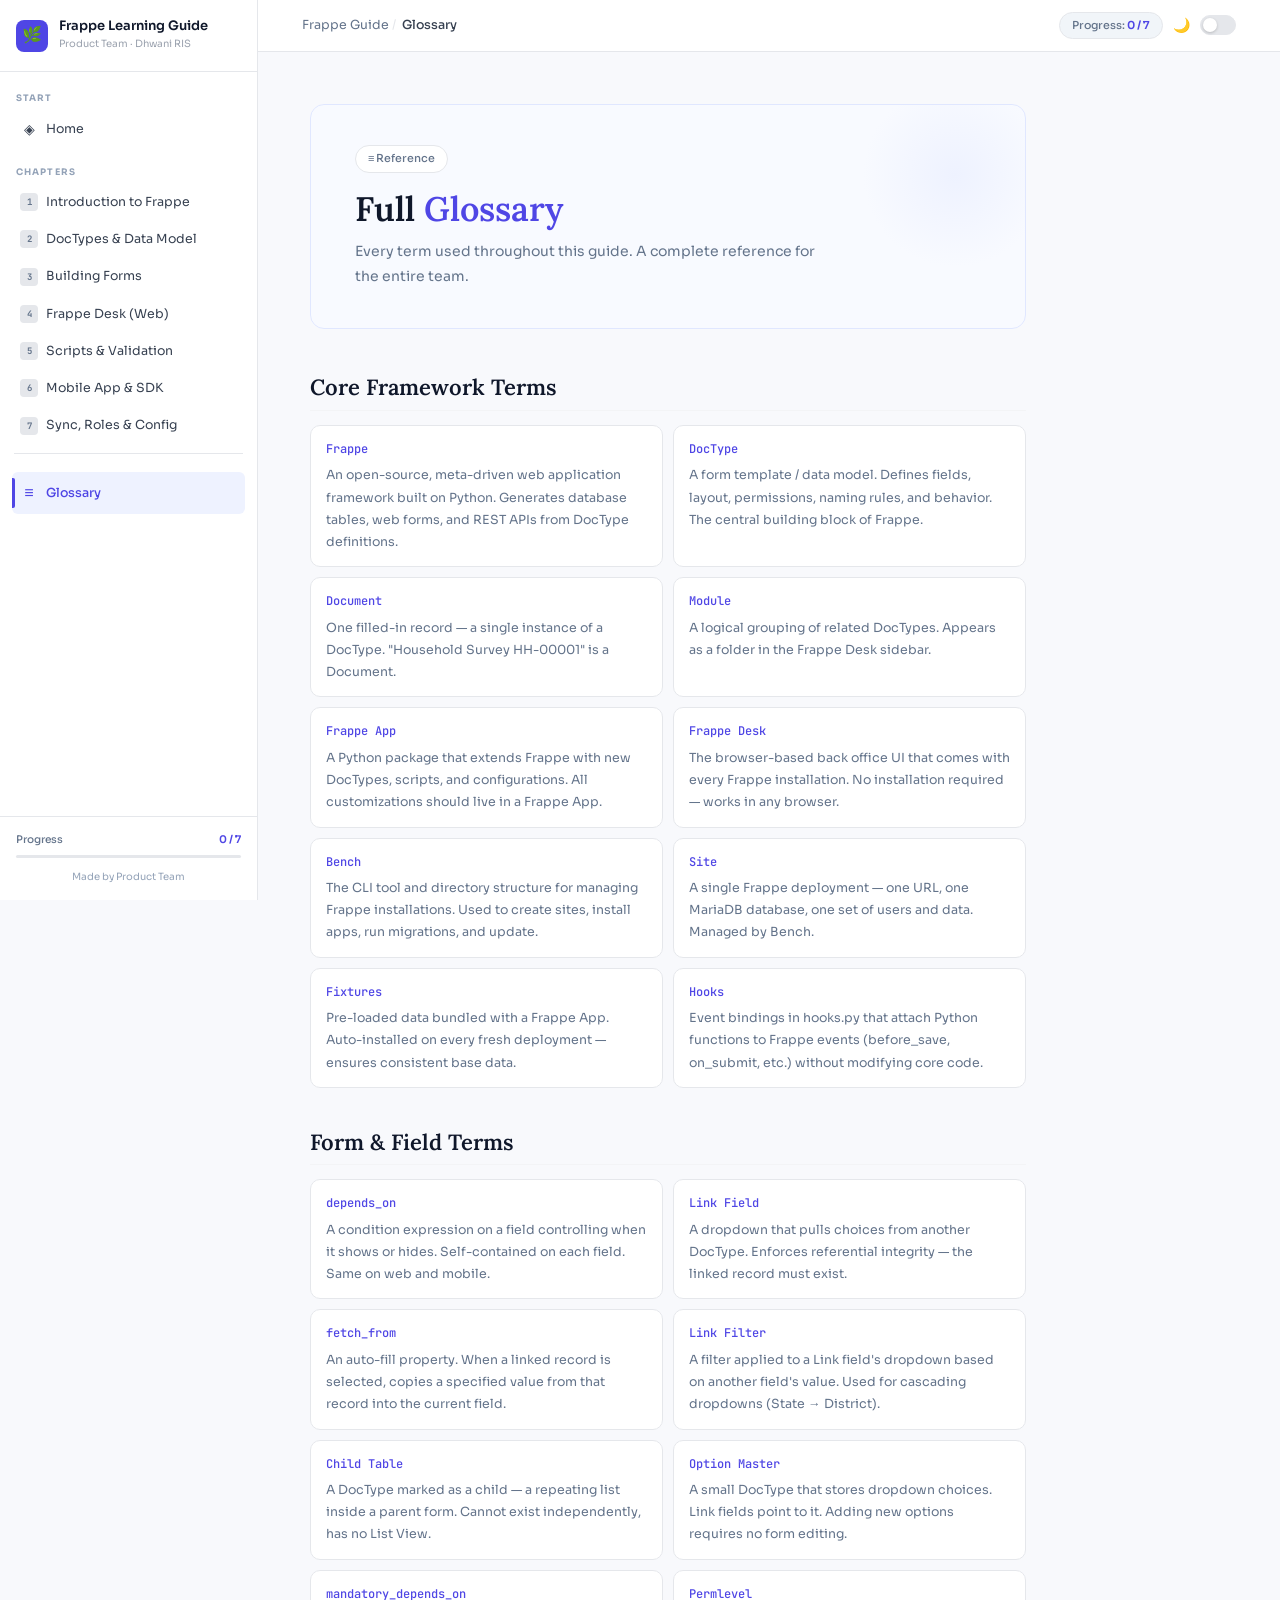
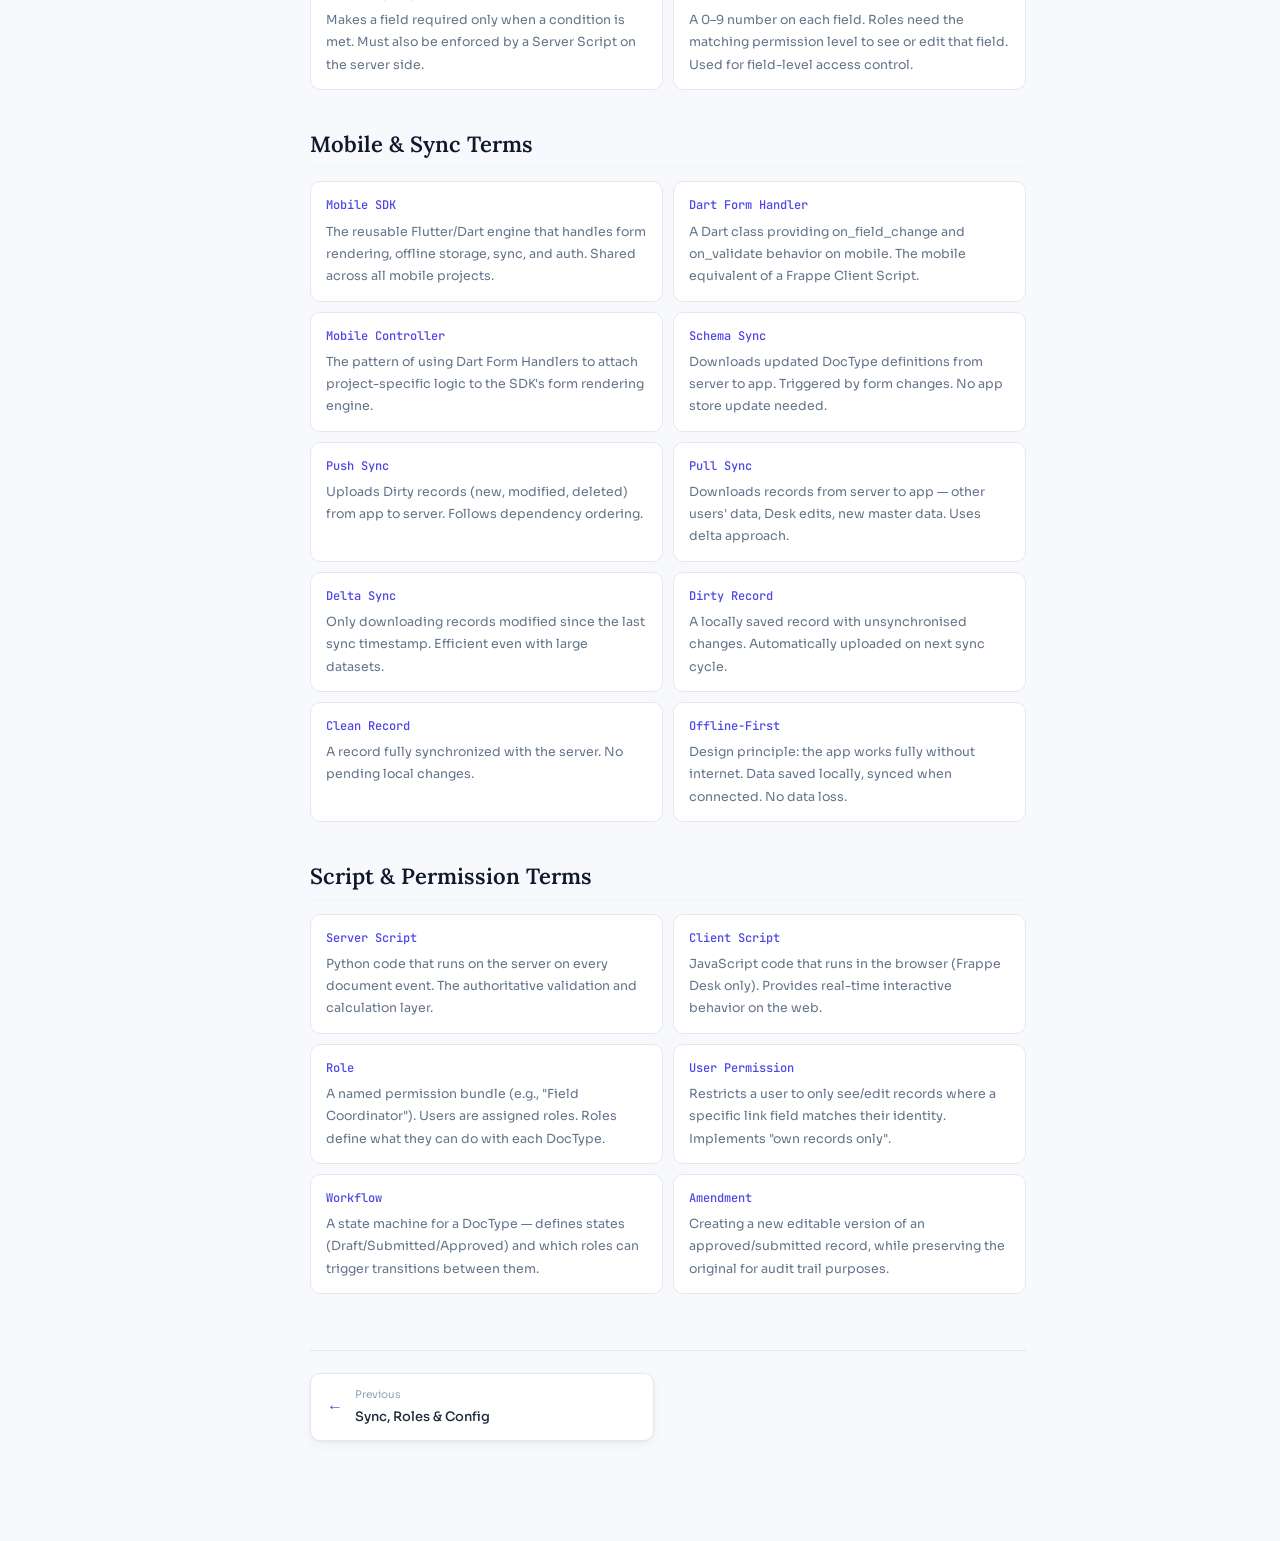
<file: glossary.html>
<!DOCTYPE html>
<html lang="en" data-theme="light">
<head>
<meta charset="UTF-8"><meta name="viewport" content="width=device-width,initial-scale=1">
<title>Glossary · Frappe Guide</title>
<link rel="stylesheet" href="assets/style.css">
</head>
<body>
<button class="mob-btn" id="mob-btn">☰</button>
<aside class="sb" id="sidebar">
  <a href="index.html" class="sb-logo">
    <div class="sb-mark">🌿</div>
    <div><div class="sb-name">Frappe Learning Guide</div><div class="sb-sub">Product Team · Dhwani RIS</div></div>
  </a>
  <div class="sb-scroll" id="sb-nav"></div>
  <div class="sb-foot">
    <div class="sb-prog-row"><span class="sb-prog-lbl">Progress</span><span class="sb-prog-val" id="sb-pval">0 / 7</span></div>
    <div class="sb-track"><div class="sb-fill" id="sb-fill" style="width:0%"></div></div>
    <div class="sb-credit">Made by Product Team</div>
  </div>
</aside>
<main class="main">
  <div class="topbar">
    <span class="tb-crumb"><a href="index.html">Frappe Guide</a><span class="tb-sep"> / </span></span>
    <span class="tb-cur">Glossary</span>
    <div class="tb-right">
      <span class="tb-prog" id="top-prog">Progress: <span>0 / 7</span></span>
      <span class="theme-icon" id="theme-icon">🌙</span>
      <button class="theme-btn" id="theme-toggle" aria-label="Toggle theme"></button>
    </div>
  </div>
  <div class="page">

    <div class="hero">
      <div class="hero-pill">≡ Reference</div>
      <h1>Full <em>Glossary</em></h1>
      <p>Every term used throughout this guide. A complete reference for the entire team.</p>
    </div>
    <h2>Core Framework Terms</h2>
    <div class="glos-grid">
      <div class="glos-item"><div class="glos-term">Frappe</div><div class="glos-def">An open-source, meta-driven web application framework built on Python. Generates database tables, web forms, and REST APIs from DocType definitions.</div></div>
      <div class="glos-item"><div class="glos-term">DocType</div><div class="glos-def">A form template / data model. Defines fields, layout, permissions, naming rules, and behavior. The central building block of Frappe.</div></div>
      <div class="glos-item"><div class="glos-term">Document</div><div class="glos-def">One filled-in record — a single instance of a DocType. "Household Survey HH-00001" is a Document.</div></div>
      <div class="glos-item"><div class="glos-term">Module</div><div class="glos-def">A logical grouping of related DocTypes. Appears as a folder in the Frappe Desk sidebar.</div></div>
      <div class="glos-item"><div class="glos-term">Frappe App</div><div class="glos-def">A Python package that extends Frappe with new DocTypes, scripts, and configurations. All customizations should live in a Frappe App.</div></div>
      <div class="glos-item"><div class="glos-term">Frappe Desk</div><div class="glos-def">The browser-based back office UI that comes with every Frappe installation. No installation required — works in any browser.</div></div>
      <div class="glos-item"><div class="glos-term">Bench</div><div class="glos-def">The CLI tool and directory structure for managing Frappe installations. Used to create sites, install apps, run migrations, and update.</div></div>
      <div class="glos-item"><div class="glos-term">Site</div><div class="glos-def">A single Frappe deployment — one URL, one MariaDB database, one set of users and data. Managed by Bench.</div></div>
      <div class="glos-item"><div class="glos-term">Fixtures</div><div class="glos-def">Pre-loaded data bundled with a Frappe App. Auto-installed on every fresh deployment — ensures consistent base data.</div></div>
      <div class="glos-item"><div class="glos-term">Hooks</div><div class="glos-def">Event bindings in hooks.py that attach Python functions to Frappe events (before_save, on_submit, etc.) without modifying core code.</div></div>
    </div>
    <h2>Form & Field Terms</h2>
    <div class="glos-grid">
      <div class="glos-item"><div class="glos-term">depends_on</div><div class="glos-def">A condition expression on a field controlling when it shows or hides. Self-contained on each field. Same on web and mobile.</div></div>
      <div class="glos-item"><div class="glos-term">Link Field</div><div class="glos-def">A dropdown that pulls choices from another DocType. Enforces referential integrity — the linked record must exist.</div></div>
      <div class="glos-item"><div class="glos-term">fetch_from</div><div class="glos-def">An auto-fill property. When a linked record is selected, copies a specified value from that record into the current field.</div></div>
      <div class="glos-item"><div class="glos-term">Link Filter</div><div class="glos-def">A filter applied to a Link field's dropdown based on another field's value. Used for cascading dropdowns (State → District).</div></div>
      <div class="glos-item"><div class="glos-term">Child Table</div><div class="glos-def">A DocType marked as a child — a repeating list inside a parent form. Cannot exist independently, has no List View.</div></div>
      <div class="glos-item"><div class="glos-term">Option Master</div><div class="glos-def">A small DocType that stores dropdown choices. Link fields point to it. Adding new options requires no form editing.</div></div>
      <div class="glos-item"><div class="glos-term">mandatory_depends_on</div><div class="glos-def">Makes a field required only when a condition is met. Must also be enforced by a Server Script on the server side.</div></div>
      <div class="glos-item"><div class="glos-term">Permlevel</div><div class="glos-def">A 0–9 number on each field. Roles need the matching permission level to see or edit that field. Used for field-level access control.</div></div>
    </div>
    <h2>Mobile & Sync Terms</h2>
    <div class="glos-grid">
      <div class="glos-item"><div class="glos-term">Mobile SDK</div><div class="glos-def">The reusable Flutter/Dart engine that handles form rendering, offline storage, sync, and auth. Shared across all mobile projects.</div></div>
      <div class="glos-item"><div class="glos-term">Dart Form Handler</div><div class="glos-def">A Dart class providing on_field_change and on_validate behavior on mobile. The mobile equivalent of a Frappe Client Script.</div></div>
      <div class="glos-item"><div class="glos-term">Mobile Controller</div><div class="glos-def">The pattern of using Dart Form Handlers to attach project-specific logic to the SDK's form rendering engine.</div></div>
      <div class="glos-item"><div class="glos-term">Schema Sync</div><div class="glos-def">Downloads updated DocType definitions from server to app. Triggered by form changes. No app store update needed.</div></div>
      <div class="glos-item"><div class="glos-term">Push Sync</div><div class="glos-def">Uploads Dirty records (new, modified, deleted) from app to server. Follows dependency ordering.</div></div>
      <div class="glos-item"><div class="glos-term">Pull Sync</div><div class="glos-def">Downloads records from server to app — other users' data, Desk edits, new master data. Uses delta approach.</div></div>
      <div class="glos-item"><div class="glos-term">Delta Sync</div><div class="glos-def">Only downloading records modified since the last sync timestamp. Efficient even with large datasets.</div></div>
      <div class="glos-item"><div class="glos-term">Dirty Record</div><div class="glos-def">A locally saved record with unsynchronised changes. Automatically uploaded on next sync cycle.</div></div>
      <div class="glos-item"><div class="glos-term">Clean Record</div><div class="glos-def">A record fully synchronized with the server. No pending local changes.</div></div>
      <div class="glos-item"><div class="glos-term">Offline-First</div><div class="glos-def">Design principle: the app works fully without internet. Data saved locally, synced when connected. No data loss.</div></div>
    </div>
    <h2>Script & Permission Terms</h2>
    <div class="glos-grid">
      <div class="glos-item"><div class="glos-term">Server Script</div><div class="glos-def">Python code that runs on the server on every document event. The authoritative validation and calculation layer.</div></div>
      <div class="glos-item"><div class="glos-term">Client Script</div><div class="glos-def">JavaScript code that runs in the browser (Frappe Desk only). Provides real-time interactive behavior on the web.</div></div>
      <div class="glos-item"><div class="glos-term">Role</div><div class="glos-def">A named permission bundle (e.g., "Field Coordinator"). Users are assigned roles. Roles define what they can do with each DocType.</div></div>
      <div class="glos-item"><div class="glos-term">User Permission</div><div class="glos-def">Restricts a user to only see/edit records where a specific link field matches their identity. Implements "own records only".</div></div>
      <div class="glos-item"><div class="glos-term">Workflow</div><div class="glos-def">A state machine for a DocType — defines states (Draft/Submitted/Approved) and which roles can trigger transitions between them.</div></div>
      <div class="glos-item"><div class="glos-term">Amendment</div><div class="glos-def">Creating a new editable version of an approved/submitted record, while preserving the original for audit trail purposes.</div></div>
    </div>

    
    <div class="page-nav"><a href="ch7.html" class="pn-btn"><span class="pn-arr">←</span><div><div class="pn-lbl">Previous</div><div class="pn-title">Sync, Roles & Config</div></div></a><span></span></div>
  </div>
</main>
<script src="assets/app.js"></script>
<script>init('glos');</script>
</body></html>
</file>
<file: assets/style.css>
@import url('https://fonts.googleapis.com/css2?family=Sora:wght@300;400;500;600;700&family=Lora:ital,wght@0,400;0,600;1,400&family=JetBrains+Mono:wght@400;500&display=swap');

/* ═══════════════════════════════════════
   THEME TOKENS
═══════════════════════════════════════ */
:root {
  --accent:       #4F46E5;
  --accent-2:     #0D9488;
  --accent-3:     #7C3AED;
  --accent-light: #EEF2FF;
  --accent-mid:   #C7D2FE;

  /* Light mode */
  --sb-bg:       #FFFFFF;
  --sb-border:   #E5E7EB;
  --sb-text:     #374151;
  --sb-muted:    #9CA3AF;
  --sb-hover:    #F9FAFB;
  --sb-active-bg:#EEF2FF;
  --sb-active:   #4F46E5;

  --bg:          #F8F9FC;
  --bg2:         #FFFFFF;
  --bg3:         #F1F5F9;
  --border:      #E5E7EB;
  --border2:     #F3F4F6;
  --text:        #0F172A;
  --text2:       #1E293B;
  --text3:       #374151;
  --muted:       #64748B;
  --light:       #94A3B8;

  --card-bg:     #FFFFFF;
  --card-border: #E5E7EB;
  --code-bg:     #F1F5F9;
  --hero-bg:     #F8FAFF;
  --hero-border: #E0E7FF;

  --tab-active-bg: #FFFFFF;
  --acc-bg:       #FFFFFF;

  --sh:  0 1px 3px rgba(0,0,0,.06), 0 4px 12px rgba(0,0,0,.04);
  --sh2: 0 8px 24px rgba(0,0,0,.08);

  --green:#059669; --green-bg:#ECFDF5; --green-border:#A7F3D0;
  --amber:#D97706; --amber-bg:#FFFBEB; --amber-border:#FDE68A;
  --red:  #DC2626; --red-bg:  #FEF2F2; --red-border:  #FECACA;
  --blue: #1D4ED8; --blue-bg: #EFF6FF; --blue-border: #BFDBFE;
  --purple:#7C3AED;--purple-bg:#F5F3FF;--purple-border:#DDD6FE;
  --teal: #0D9488; --teal-bg: #F0FDFA; --teal-border: #99F6E4;

  --r:   10px;
  --r-sm: 6px;
  --sb-w: 258px;
}

[data-theme="dark"] {
  --sb-bg:       #0F1117;
  --sb-border:   #1E2535;
  --sb-text:     #C9D5E8;
  --sb-muted:    #4A5568;
  --sb-hover:    #161D2A;
  --sb-active-bg:rgba(79,70,229,.12);
  --sb-active:   #818CF8;

  --bg:          #0D1117;
  --bg2:         #161B27;
  --bg3:         #1A2035;
  --border:      #1E2535;
  --border2:     #252D3D;
  --text:        #F0F4FF;
  --text2:       #D8E0F0;
  --text3:       #B0BDD0;
  --muted:       #7A8BA8;
  --light:       #4A5568;

  --card-bg:     #161B27;
  --card-border: #1E2535;
  --code-bg:     #0D1117;
  --hero-bg:     #141A2E;
  --hero-border: #1E2A50;

  --tab-active-bg:#161B27;
  --acc-bg:       #161B27;

  --sh:  0 1px 3px rgba(0,0,0,.3), 0 4px 12px rgba(0,0,0,.2);
  --sh2: 0 8px 24px rgba(0,0,0,.4);

  --green-bg:#052E16; --green-border:#166534;
  --amber-bg:#1C1200; --amber-border:#854D0E;
  --red-bg:  #1A0505; --red-border:  #7F1D1D;
  --blue-bg: #050F2C; --blue-border: #1E3A5F;
  --purple-bg:#160D33;--purple-border:#4C1D95;
  --teal-bg: #042019; --teal-border: #134E4A;
}

/* ═══════════════════════════════════════
   BASE
═══════════════════════════════════════ */
*, *::before, *::after { box-sizing: border-box; margin: 0; padding: 0; }
html { scroll-behavior: smooth; }
body {
  font-family: 'Sora', sans-serif;
  background: var(--bg);
  color: var(--text);
  font-size: 14.5px;
  line-height: 1.78;
  display: flex;
  min-height: 100vh;
  transition: background .2s, color .2s;
}

/* ═══════════════════════════════════════
   SIDEBAR
═══════════════════════════════════════ */
.sb {
  width: var(--sb-w); flex-shrink: 0;
  background: var(--sb-bg);
  border-right: 1px solid var(--sb-border);
  display: flex; flex-direction: column;
  position: fixed; top: 0; left: 0; height: 100vh;
  overflow: hidden; z-index: 50;
  transition: background .2s, border-color .2s;
}
.sb-logo {
  padding: 18px 16px; border-bottom: 1px solid var(--sb-border);
  display: flex; align-items: center; gap: 11px;
  text-decoration: none;
}
.sb-mark {
  width: 32px; height: 32px; background: var(--accent);
  border-radius: 8px; display: flex; align-items: center;
  justify-content: center; font-size: 16px; flex-shrink: 0;
}
.sb-name { font-size: 13px; font-weight: 600; color: var(--text); line-height: 1.25; }
.sb-sub  { font-size: 10px; color: var(--sb-muted); margin-top: 1px; }
.sb-scroll { flex: 1; overflow-y: auto; padding: 6px 0 12px; }
.sb-scroll::-webkit-scrollbar { width: 3px; }
.sb-scroll::-webkit-scrollbar-thumb { background: var(--border); border-radius: 3px; }
.sb-sec { padding: 12px 12px 2px; }
.sb-sec-lbl {
  font-size: 9px; font-weight: 700; letter-spacing: 1.1px;
  text-transform: uppercase; color: var(--light); margin-bottom: 4px; padding: 0 4px;
}
.sb-link {
  display: flex; align-items: center; gap: 8px; padding: 7px 8px;
  border-radius: var(--r-sm); text-decoration: none;
  color: var(--sb-text); font-size: 12.5px; font-weight: 400;
  transition: all .13s; margin-bottom: 1px; position: relative;
}
.sb-link:hover { background: var(--sb-hover); color: var(--text); }
.sb-link.active { background: var(--sb-active-bg); color: var(--sb-active); font-weight: 500; }
.sb-link.active::before {
  content: ''; position: absolute; left: 0; top: 6px; bottom: 6px;
  width: 2.5px; background: var(--accent); border-radius: 0 2px 2px 0;
}
.sb-num {
  width: 18px; height: 18px; border-radius: 4px;
  background: var(--border); color: var(--muted);
  font-size: 9px; font-weight: 700; display: flex; align-items: center;
  justify-content: center; flex-shrink: 0; font-family: 'JetBrains Mono', monospace;
}
.sb-link.active .sb-num { background: var(--accent-mid); color: var(--accent); }
.sb-ico { font-size: 14px; width: 18px; text-align: center; flex-shrink: 0; }
.sb-done { margin-left: auto; color: var(--green); font-size: 11px; display: none; }
.sb-link.done .sb-done { display: block; }
.sb-sep { height: 1px; background: var(--border); margin: 6px 14px; }
.sb-foot {
  border-top: 1px solid var(--sb-border);
  padding: 14px 16px; background: var(--sb-bg);
  transition: background .2s, border-color .2s;
}
.sb-prog-row { display: flex; justify-content: space-between; margin-bottom: 6px; }
.sb-prog-lbl { font-size: 10.5px; color: var(--muted); font-weight: 500; }
.sb-prog-val { font-size: 10.5px; color: var(--accent); font-weight: 600; }
.sb-track { background: var(--border); border-radius: 3px; height: 3px; }
.sb-fill { background: linear-gradient(90deg,var(--accent),var(--accent-2)); height: 3px; border-radius: 3px; transition: width .4s; }
.sb-credit { margin-top: 10px; font-size: 10px; color: var(--light); text-align: center; }

/* ═══════════════════════════════════════
   TOPBAR
═══════════════════════════════════════ */
.main { margin-left: var(--sb-w); flex: 1; display: flex; flex-direction: column; }
.topbar {
  height: 52px; background: var(--bg2); border-bottom: 1px solid var(--border);
  display: flex; align-items: center; padding: 0 44px;
  position: sticky; top: 0; z-index: 40; gap: 6px;
  transition: background .2s, border-color .2s;
}
.tb-crumb { font-size: 12.5px; color: var(--muted); }
.tb-crumb a { color: var(--muted); text-decoration: none; }
.tb-crumb a:hover { color: var(--text); }
.tb-sep { color: var(--border); }
.tb-cur { font-size: 12.5px; color: var(--text3); font-weight: 500; }
.tb-right { margin-left: auto; display: flex; align-items: center; gap: 10px; }
.tb-prog {
  background: var(--bg3); border: 1px solid var(--border);
  border-radius: 20px; padding: 3px 12px;
  font-size: 11px; color: var(--muted); font-weight: 500;
}
.tb-prog span { color: var(--accent); font-weight: 600; }

/* THEME TOGGLE */
.theme-btn {
  width: 36px; height: 20px; border-radius: 10px;
  background: var(--border); border: 1px solid var(--border);
  cursor: pointer; position: relative; transition: background .2s;
  display: flex; align-items: center; padding: 2px;
}
[data-theme="dark"] .theme-btn { background: var(--accent); border-color: var(--accent); }
.theme-btn::before {
  content: ''; width: 14px; height: 14px; border-radius: 50%;
  background: white; transition: transform .2s;
  display: block; box-shadow: 0 1px 3px rgba(0,0,0,.2);
}
[data-theme="dark"] .theme-btn::before { transform: translateX(16px); }
.theme-icon { font-size: 14px; }

/* MOB TOGGLE */
.mob-btn { display: none; }

/* ═══════════════════════════════════════
   PAGE
═══════════════════════════════════════ */
.page { max-width: 820px; padding: 52px 52px 100px; width: 100%; }

/* ═══════════════════════════════════════
   HERO
═══════════════════════════════════════ */
.hero {
  background: var(--hero-bg);
  border: 1px solid var(--hero-border);
  border-radius: 14px; padding: 40px 44px;
  margin-bottom: 44px; position: relative; overflow: hidden;
  transition: background .2s, border-color .2s;
}
.hero::after {
  content: ''; position: absolute; right: -30px; top: -30px;
  width: 200px; height: 200px; border-radius: 50%;
  background: radial-gradient(circle, var(--accent-light) 0%, transparent 65%);
  pointer-events: none;
}
.hero-pill {
  display: inline-flex; align-items: center; gap: 6px;
  background: var(--bg2); border: 1px solid var(--border);
  border-radius: 20px; padding: 3px 12px;
  font-size: 11px; font-weight: 500; color: var(--muted); margin-bottom: 16px;
}
.hero h1 {
  font-family: 'Lora', serif; font-size: 34px; font-weight: 600;
  line-height: 1.2; color: var(--text); margin-bottom: 10px;
}
.hero h1 em { color: var(--accent); font-style: normal; }
.hero p { color: var(--muted); font-size: 14px; max-width: 480px; margin-bottom: 18px; }
.hero-tags { display: flex; gap: 6px; flex-wrap: wrap; }
.hero-tag {
  background: var(--bg2); border: 1px solid var(--border);
  border-radius: 5px; padding: 3px 10px;
  font-size: 11.5px; color: var(--text3); font-weight: 500;
}

/* ═══════════════════════════════════════
   DIAGRAMS (CSS visual blocks)
═══════════════════════════════════════ */
.diagram {
  background: var(--bg3); border: 1px solid var(--border);
  border-radius: var(--r); padding: 24px; margin: 20px 0;
  text-align: center; position: relative;
}
.diagram-title {
  font-size: 10.5px; font-weight: 700; letter-spacing: 1px;
  text-transform: uppercase; color: var(--muted); margin-bottom: 20px;
}
.arch-row { display: flex; align-items: center; justify-content: center; gap: 0; }
.arch-box {
  border-radius: 8px; padding: 12px 18px; text-align: center;
  min-width: 130px; border: 1.5px solid;
}
.arch-box .ab-icon { font-size: 22px; margin-bottom: 4px; }
.arch-box .ab-name { font-size: 12px; font-weight: 600; }
.arch-box .ab-sub  { font-size: 10.5px; opacity: .75; margin-top: 1px; }
.arch-box.server { background: #EEF2FF; border-color: #C7D2FE; color: #3730A3; }
.arch-box.web    { background: var(--teal-bg); border-color: var(--teal-border); color: #0F766E; }
.arch-box.mobile { background: var(--purple-bg); border-color: var(--purple-border); color: #5B21B6; }
[data-theme="dark"] .arch-box.server { background: #1e1b4b; border-color: #4338ca; color: #a5b4fc; }
[data-theme="dark"] .arch-box.web    { background: #042019; border-color: #134e4a; color: #5eead4; }
[data-theme="dark"] .arch-box.mobile { background: #2e1065; border-color: #7c3aed; color: #c4b5fd; }
.arch-arrow {
  display: flex; flex-direction: column; align-items: center;
  gap: 3px; padding: 0 10px;
}
.arch-line { height: 1.5px; width: 50px; }
.arch-line.bi { background: linear-gradient(90deg, var(--accent), var(--accent-2)); }
.arch-label { font-size: 9px; color: var(--muted); font-weight: 600; letter-spacing: .3px; }

/* Stack diagram */
.stack { display: flex; flex-direction: column; gap: 3px; border-radius: var(--r); overflow: hidden; margin: 16px 0; box-shadow: var(--sh); }
.stack-layer {
  padding: 14px 20px; display: flex; align-items: center; gap: 14px;
  border-bottom: 1px solid rgba(255,255,255,.08);
  transition: filter .15s;
}
.stack-layer:hover { filter: brightness(1.05); }
.sl-0 { background: linear-gradient(135deg, #4F46E5, #7C3AED); color: white; }
.sl-1 { background: linear-gradient(135deg, #0891B2, #0D9488); color: white; }
.sl-2 { background: linear-gradient(135deg, #059669, #16A34A); color: white; }
.sl-3 { background: linear-gradient(135deg, #D97706, #EA580C); color: white; }
.sl-icon { font-size: 20px; }
.sl-name { font-weight: 600; font-size: 13.5px; }
.sl-desc { font-size: 12px; opacity: .8; margin-top: 1px; }

/* Field type grid */
.ft-grid { display: grid; grid-template-columns: repeat(3,1fr); gap: 8px; margin: 14px 0; }
.ft-item {
  background: var(--card-bg); border: 1px solid var(--card-border);
  border-radius: var(--r-sm); padding: 10px 12px;
  transition: border-color .15s;
}
.ft-item:hover { border-color: var(--accent); }
.ft-name { font-family: 'JetBrains Mono', monospace; font-size: 11px; font-weight: 500; color: var(--accent); margin-bottom: 3px; }
.ft-desc { font-size: 11.5px; color: var(--muted); }

/* Sync visual */
.sync-visual {
  display: grid; grid-template-columns: 1fr 80px 1fr;
  gap: 0; align-items: center; margin: 18px 0;
}
.sync-box {
  background: var(--card-bg); border: 1px solid var(--card-border);
  border-radius: var(--r); padding: 18px; text-align: center; box-shadow: var(--sh);
}
.sync-box .sbi { font-size: 28px; margin-bottom: 6px; }
.sync-box .sbn { font-size: 13px; font-weight: 600; color: var(--text); }
.sync-box .sbs { font-size: 11px; color: var(--muted); }
.sync-arrows { display: flex; flex-direction: column; align-items: center; gap: 8px; }
.sa { display: flex; flex-direction: column; align-items: center; gap: 2px; }
.sa-line { width: 2px; height: 24px; }
.sa-line.up { background: linear-gradient(to top, var(--accent), transparent); }
.sa-line.dn { background: linear-gradient(to bottom, var(--accent-2), transparent); }
.sa-label { font-size: 9px; font-weight: 700; letter-spacing: .5px; text-transform: uppercase; color: var(--muted); }
.sa-arrow-up { font-size: 12px; color: var(--accent); }
.sa-arrow-dn { font-size: 12px; color: var(--accent-2); }

/* Permission matrix */
.perm-grid {
  display: grid; grid-template-columns: auto repeat(5,1fr);
  gap: 1px; background: var(--border); border-radius: var(--r);
  overflow: hidden; margin: 16px 0; box-shadow: var(--sh);
}
.perm-cell {
  background: var(--card-bg); padding: 8px 10px;
  font-size: 12px; text-align: center;
}
.perm-cell.hdr { background: var(--bg3); font-weight: 600; font-size: 11px; color: var(--text3); }
.perm-cell.row-hdr { text-align: left; font-weight: 500; color: var(--text2); }
.perm-cell .tick { color: var(--green); font-size: 14px; }
.perm-cell .cross { color: var(--red); font-size: 14px; }
.perm-cell .part { color: var(--amber); font-size: 12px; }

/* Hook diagram */
.hook-row { display: flex; flex-direction: column; gap: 3px; margin: 14px 0; }
.hook-item {
  display: flex; align-items: center; gap: 12px;
  background: var(--card-bg); border: 1px solid var(--card-border);
  border-radius: var(--r-sm); padding: 10px 14px;
  transition: border-color .15s;
}
.hook-item:hover { border-color: var(--accent); }
.hook-tag {
  font-family: 'JetBrains Mono', monospace; font-size: 11px;
  padding: 2px 8px; border-radius: 4px; flex-shrink: 0;
  font-weight: 500;
}
.ht-b { background: var(--blue-bg); color: var(--blue); border: 1px solid var(--blue-border); }
.ht-g { background: var(--green-bg); color: var(--green); border: 1px solid var(--green-border); }
.ht-p { background: var(--purple-bg); color: var(--purple); border: 1px solid var(--purple-border); }
.ht-a { background: var(--amber-bg); color: var(--amber); border: 1px solid var(--amber-border); }
.hook-desc { font-size: 12.5px; color: var(--muted); flex: 1; }

/* ═══════════════════════════════════════
   TYPOGRAPHY
═══════════════════════════════════════ */
h2 {
  font-family: 'Lora', serif; font-size: 22px; font-weight: 600;
  color: var(--text); margin: 40px 0 14px; line-height: 1.3;
  border-bottom: 1px solid var(--border2); padding-bottom: 8px;
}
h2:first-of-type { margin-top: 0; }
h3 { font-size: 14px; font-weight: 600; color: var(--text2); margin: 22px 0 8px; }
p { color: var(--muted); margin-bottom: 12px; font-size: 14px; line-height: 1.75; }
p:last-child { margin-bottom: 0; }
strong { color: var(--text2); font-weight: 600; }
ul, ol { padding-left: 20px; }
li { color: var(--muted); font-size: 13.5px; margin-bottom: 5px; line-height: 1.65; }
code {
  font-family: 'JetBrains Mono', monospace; font-size: 12px;
  background: var(--code-bg); border: 1px solid var(--border);
  border-radius: 4px; padding: 1px 6px; color: var(--accent-2);
  transition: background .2s;
}
.code-block {
  background: var(--code-bg); border: 1px solid var(--border);
  border-radius: var(--r); padding: 16px; margin: 14px 0;
  font-family: 'JetBrains Mono', monospace; font-size: 12.5px;
  color: var(--text3); overflow-x: auto; line-height: 1.7;
  transition: background .2s;
}
.code-block .kw { color: var(--accent); font-weight: 500; }
.code-block .fn { color: var(--accent-2); }
.code-block .st { color: var(--green); }
.code-block .cm { color: var(--muted); font-style: italic; }

/* ═══════════════════════════════════════
   CALLOUTS
═══════════════════════════════════════ */
.callout {
  display: flex; gap: 12px; border-radius: var(--r);
  padding: 13px 16px; margin: 16px 0; border: 1px solid; font-size: 13.5px;
  transition: background .2s;
}
.callout-ico { font-size: 15px; flex-shrink: 0; padding-top: 1px; }
.callout-body { flex: 1; }
.callout-body strong { display: block; margin-bottom: 3px; font-size: 13px; }
.callout-body p { margin: 0; font-size: 13px; }
.tip   { background: var(--green-bg); border-color: var(--green-border); }
.tip strong { color: var(--green); } .tip p { color: var(--green); opacity: .85; }
.warn  { background: var(--amber-bg); border-color: var(--amber-border); }
.warn strong { color: var(--amber); } .warn p { color: var(--amber); opacity: .85; }
.info  { background: var(--blue-bg); border-color: var(--blue-border); }
.info strong { color: var(--blue); } .info p { color: var(--blue); opacity: .85; }
.key   { background: var(--purple-bg); border-color: var(--purple-border); }
.key strong { color: var(--purple); } .key p { color: var(--purple); opacity: .85; }

/* ═══════════════════════════════════════
   CARDS
═══════════════════════════════════════ */
.cards { display: grid; grid-template-columns: 1fr 1fr; gap: 12px; margin: 16px 0; }
.cards.three { grid-template-columns: 1fr 1fr 1fr; }
.cards.four  { grid-template-columns: 1fr 1fr 1fr 1fr; }
.card {
  background: var(--card-bg); border: 1px solid var(--card-border);
  border-radius: var(--r); padding: 18px; box-shadow: var(--sh);
  transition: all .15s;
}
.card:hover { border-color: var(--accent-mid); box-shadow: var(--sh2); transform: translateY(-1px); }
.ch { display: flex; align-items: center; gap: 10px; margin-bottom: 8px; }
.ci { width: 34px; height: 34px; border-radius: 8px; display: flex; align-items: center; justify-content: center; font-size: 16px; flex-shrink: 0; }
.ci-a { background: var(--accent-light); }
.ci-t { background: var(--teal-bg); }
.ci-g { background: var(--green-bg); }
.ci-m { background: var(--amber-bg); }
.ci-p { background: var(--purple-bg); }
.ci-r { background: var(--red-bg); }
[data-theme="dark"] .ci-a { background: rgba(79,70,229,.15); }
[data-theme="dark"] .ci-t { background: rgba(13,148,136,.15); }
[data-theme="dark"] .ci-g { background: rgba(5,150,105,.15); }
[data-theme="dark"] .ci-m { background: rgba(217,119,6,.15); }
[data-theme="dark"] .ci-p { background: rgba(124,58,237,.15); }
[data-theme="dark"] .ci-r { background: rgba(220,38,38,.15); }
.ct { font-size: 13.5px; font-weight: 600; color: var(--text); }
.card p { font-size: 12.5px; color: var(--muted); margin: 0; }

.stat-grid { display: grid; grid-template-columns: repeat(4,1fr); gap: 10px; margin: 16px 0; }
.stat {
  background: var(--card-bg); border: 1px solid var(--card-border);
  border-radius: var(--r); padding: 16px; text-align: center; box-shadow: var(--sh);
  transition: background .2s;
}
.stat-v { font-family: 'Lora', serif; font-size: 30px; font-weight: 600; color: var(--accent); line-height: 1; }
.stat-l { font-size: 11.5px; color: var(--muted); margin-top: 4px; }

/* ═══════════════════════════════════════
   TABLE
═══════════════════════════════════════ */
.tbl { border: 1px solid var(--border); border-radius: var(--r); overflow: hidden; margin: 16px 0; box-shadow: var(--sh); }
table { width: 100%; border-collapse: collapse; font-size: 13px; }
thead { background: var(--bg3); border-bottom: 1px solid var(--border); }
thead th { padding: 10px 14px; text-align: left; color: var(--text2); font-size: 11.5px; font-weight: 600; letter-spacing: .2px; }
tbody tr { border-bottom: 1px solid var(--border2); }
tbody tr:last-child { border-bottom: none; }
tbody tr:hover { background: var(--bg3); }
tbody td { padding: 10px 14px; vertical-align: top; color: var(--muted); font-size: 13px; transition: background .2s; }
tbody td:first-child { font-weight: 500; color: var(--text3); }

.badge { display: inline-flex; align-items: center; padding: 2px 8px; border-radius: 4px; font-size: 11px; font-weight: 500; white-space: nowrap; }
.ba-a { background: var(--accent-light); color: var(--accent); border: 1px solid var(--accent-mid); }
.ba-t { background: var(--teal-bg); color: var(--teal); border: 1px solid var(--teal-border); }
.ba-g { background: var(--green-bg); color: var(--green); border: 1px solid var(--green-border); }
.ba-m { background: var(--amber-bg); color: var(--amber); border: 1px solid var(--amber-border); }
.ba-r { background: var(--red-bg); color: var(--red); border: 1px solid var(--red-border); }
.ba-p { background: var(--purple-bg); color: var(--purple); border: 1px solid var(--purple-border); }
.ba-n { background: var(--bg3); color: var(--muted); border: 1px solid var(--border); }

/* ═══════════════════════════════════════
   ACCORDION
═══════════════════════════════════════ */
.acc-item { border: 1px solid var(--card-border); border-radius: var(--r); margin-bottom: 6px; background: var(--acc-bg); transition: background .2s; }
.acc-hdr { display: flex; align-items: center; gap: 10px; padding: 11px 15px; cursor: pointer; transition: background .13s; user-select: none; border-radius: var(--r); }
.acc-hdr:hover { background: var(--bg3); }
.acc-hdr-ico { font-size: 15px; flex-shrink: 0; }
.acc-hdr-t { font-weight: 500; font-size: 13.5px; flex: 1; color: var(--text2); }
.acc-arr { color: var(--muted); font-size: 10px; transition: transform .18s; }
.acc-item.open .acc-arr { transform: rotate(180deg); }
.acc-body { display: none; padding: 0 15px 15px 42px; font-size: 13.5px; color: var(--muted); border-top: 1px solid var(--border2); }
.acc-item.open .acc-body { display: block; }
.acc-body p { margin-top: 11px; font-size: 13px; }
.acc-body ul { margin-top: 8px; }

/* ═══════════════════════════════════════
   TABS
═══════════════════════════════════════ */
.tabs { margin: 18px 0; }
.tab-btns { display: flex; border-bottom: 1px solid var(--border); }
.tab-btn { padding: 8px 16px; border: none; background: none; font-family: 'Sora', sans-serif; font-size: 13px; color: var(--muted); cursor: pointer; border-bottom: 2px solid transparent; margin-bottom: -1px; transition: all .12s; }
.tab-btn:hover { color: var(--text); }
.tab-btn.active { color: var(--accent); border-bottom-color: var(--accent); font-weight: 500; }
.tab-pane { display: none; background: var(--tab-active-bg); border: 1px solid var(--border); border-top: none; border-radius: 0 0 var(--r) var(--r); padding: 18px; transition: background .2s; }
.tab-pane.active { display: block; }

/* ═══════════════════════════════════════
   FLOW
═══════════════════════════════════════ */
.flow { display: flex; flex-direction: column; margin: 18px 0; }
.flow-step { display: flex; align-items: stretch; }
.flow-col { display: flex; flex-direction: column; align-items: center; width: 34px; flex-shrink: 0; }
.flow-dot { width: 26px; height: 26px; border-radius: 50%; background: var(--accent); color: white; display: flex; align-items: center; justify-content: center; font-size: 11px; font-weight: 600; flex-shrink: 0; }
.flow-line { width: 1.5px; background: var(--border); flex: 1; min-height: 14px; }
.flow-step:last-child .flow-line { display: none; }
.flow-content { flex: 1; padding: 0 0 20px 12px; }
.flow-content h4 { font-size: 13.5px; font-weight: 600; color: var(--text2); margin-bottom: 2px; margin-top: 3px; }
.flow-content p { font-size: 13px; margin: 0; }

/* ═══════════════════════════════════════
   COMPARE
═══════════════════════════════════════ */
.compare { display: grid; grid-template-columns: 1fr 1fr; border: 1px solid var(--border); border-radius: var(--r); overflow: hidden; margin: 16px 0; box-shadow: var(--sh); }
.cmp-col:first-child { border-right: 1px solid var(--border); }
.cmp-hdr { padding: 10px 16px; font-size: 12px; font-weight: 600; display: flex; align-items: center; gap: 6px; }
.cmp-hdr.mf { background: var(--amber-bg); color: var(--amber); border-bottom: 1px solid var(--amber-border); }
.cmp-hdr.fr { background: var(--blue-bg); color: var(--blue); border-bottom: 1px solid var(--blue-border); }
.cmp-row { padding: 9px 16px; border-bottom: 1px solid var(--border2); font-size: 12.5px; color: var(--muted); }
.cmp-row:last-child { border-bottom: none; }
.cmp-row strong { display: block; font-size: 10.5px; color: var(--light); margin-bottom: 2px; }

/* ═══════════════════════════════════════
   QUIZ (end of chapter test)
═══════════════════════════════════════ */
.quiz {
  background: var(--bg3); border: 1px solid var(--border);
  border-radius: var(--r); padding: 24px; margin: 32px 0;
  transition: background .2s;
}
.quiz-header { display: flex; align-items: center; gap: 10px; margin-bottom: 20px; }
.quiz-header .qh-icon { font-size: 22px; }
.quiz-header h3 { font-family: 'Lora', serif; font-size: 18px; font-weight: 600; color: var(--text); margin: 0; }
.quiz-header p { font-size: 12.5px; color: var(--muted); margin: 2px 0 0; }
.quiz-score { margin-left: auto; text-align: center; }
.quiz-score .qs-val { font-family: 'Lora', serif; font-size: 24px; font-weight: 600; color: var(--accent); }
.quiz-score .qs-lbl { font-size: 10px; color: var(--muted); }
.quiz-q { margin-bottom: 20px; }
.quiz-q-num { font-size: 10px; font-weight: 700; text-transform: uppercase; letter-spacing: .8px; color: var(--muted); margin-bottom: 6px; }
.quiz-q p { font-weight: 600; color: var(--text2); margin-bottom: 10px; font-size: 13.5px; }
.quiz-opts { display: flex; flex-direction: column; gap: 7px; }
.quiz-opt {
  background: var(--card-bg); border: 1px solid var(--card-border);
  border-radius: var(--r-sm); padding: 9px 12px; cursor: pointer;
  font-size: 13px; color: var(--muted); transition: all .13s;
  display: flex; align-items: center; gap: 9px;
}
.quiz-opt:hover { border-color: var(--accent); background: var(--bg3); }
.quiz-opt.correct { background: var(--green-bg); border-color: var(--green-border); color: var(--green); font-weight: 500; pointer-events: none; }
.quiz-opt.wrong   { background: var(--red-bg); border-color: var(--red-border); color: var(--red); pointer-events: none; }
.opt-l { width: 20px; height: 20px; border-radius: 50%; background: var(--bg3); font-size: 10px; font-weight: 700; display: flex; align-items: center; justify-content: center; flex-shrink: 0; font-family: 'JetBrains Mono', monospace; }
.quiz-fb { margin-top: 8px; font-size: 12.5px; padding: 8px 12px; border-radius: var(--r-sm); display: none; }
.quiz-fb.show { display: block; }
.quiz-fb.ok  { background: var(--green-bg); color: var(--green); border: 1px solid var(--green-border); }
.quiz-fb.bad { background: var(--red-bg); color: var(--red); border: 1px solid var(--red-border); }
.quiz-result { display: none; text-align: center; padding: 20px; background: var(--bg2); border-radius: var(--r); border: 1px solid var(--border); margin-top: 16px; }
.quiz-result.show { display: block; }
.qr-score { font-family: 'Lora', serif; font-size: 36px; font-weight: 600; color: var(--accent); }
.qr-msg { font-size: 14px; color: var(--muted); margin-top: 6px; }
.quiz-submit {
  background: var(--accent); color: white; border: none;
  padding: 10px 22px; border-radius: var(--r-sm);
  font-size: 13px; font-weight: 500; cursor: pointer;
  font-family: 'Sora', sans-serif; margin-top: 16px; transition: all .15s;
}
.quiz-submit:hover { background: #4338CA; }
.quiz-submit:disabled { background: var(--green); cursor: default; }

/* ═══════════════════════════════════════
   PAGE NAV + COMPLETE
═══════════════════════════════════════ */
.page-nav { display: flex; justify-content: space-between; margin-top: 56px; padding-top: 22px; border-top: 1px solid var(--border); gap: 12px; }
.pn-btn { display: flex; align-items: center; gap: 12px; text-decoration: none; padding: 12px 16px; border: 1px solid var(--border); border-radius: var(--r); background: var(--card-bg); color: var(--text2); transition: all .13s; flex: 1; max-width: 48%; box-shadow: var(--sh); }
.pn-btn:hover { border-color: var(--accent-mid); box-shadow: var(--sh2); }
.pn-btn.next { flex-direction: row-reverse; text-align: right; }
.pn-arr { font-size: 16px; color: var(--accent); flex-shrink: 0; }
.pn-lbl { font-size: 10.5px; color: var(--light); }
.pn-title { font-size: 13px; font-weight: 500; }
.done-btn { background: var(--accent); color: white; border: none; padding: 9px 20px; border-radius: var(--r-sm); font-size: 13px; font-weight: 500; cursor: pointer; font-family: 'Sora', sans-serif; margin-top: 18px; transition: all .13s; }
.done-btn:hover { background: #4338CA; }
.done-btn:disabled { background: var(--green); cursor: default; }

/* ═══════════════════════════════════════
   GLOSSARY
═══════════════════════════════════════ */
.glos-grid { display: grid; grid-template-columns: 1fr 1fr; gap: 10px; margin: 14px 0; }
.glos-item { background: var(--card-bg); border: 1px solid var(--card-border); border-radius: var(--r); padding: 13px 15px; transition: background .2s; }
.glos-term { font-family: 'JetBrains Mono', monospace; font-size: 12px; font-weight: 500; color: var(--accent); margin-bottom: 4px; }
.glos-def { font-size: 12.5px; color: var(--muted); }

/* ═══════════════════════════════════════
   RESPONSIVE + ANIMATION
═══════════════════════════════════════ */
@media (max-width: 768px) {
  .sb { transform: translateX(-100%); transition: transform .22s; box-shadow: 4px 0 24px rgba(0,0,0,.15); }
  .sb.open { transform: translateX(0); }
  .main { margin-left: 0; }
  .mob-btn { display: flex; align-items: center; justify-content: center; position: fixed; top: 12px; left: 12px; z-index: 60; width: 36px; height: 36px; border-radius: 8px; background: var(--card-bg); border: 1px solid var(--border); color: var(--text); cursor: pointer; font-size: 16px; box-shadow: var(--sh); }
  .page { padding: 28px 20px 64px; }
  .topbar { padding: 0 16px 0 56px; }
  .cards,.cards.three { grid-template-columns: 1fr; }
  .cards.four { grid-template-columns: 1fr 1fr; }
  .stat-grid { grid-template-columns: 1fr 1fr; }
  .compare { grid-template-columns: 1fr; }
  .cmp-col:first-child { border-right: none; border-bottom: 1px solid var(--border); }
  .ft-grid { grid-template-columns: 1fr 1fr; }
  .glos-grid { grid-template-columns: 1fr; }
  .hero { padding: 28px 22px; }
  .hero h1 { font-size: 26px; }
  .arch-row { flex-direction: column; }
}
@keyframes fadeUp { from{opacity:0;transform:translateY(10px)}to{opacity:1;transform:translateY(0)} }
.page>*{animation:fadeUp .3s ease both}
.page>*:nth-child(2){animation-delay:.05s}
.page>*:nth-child(3){animation-delay:.1s}
.page>*:nth-child(4){animation-delay:.15s}
</file>
